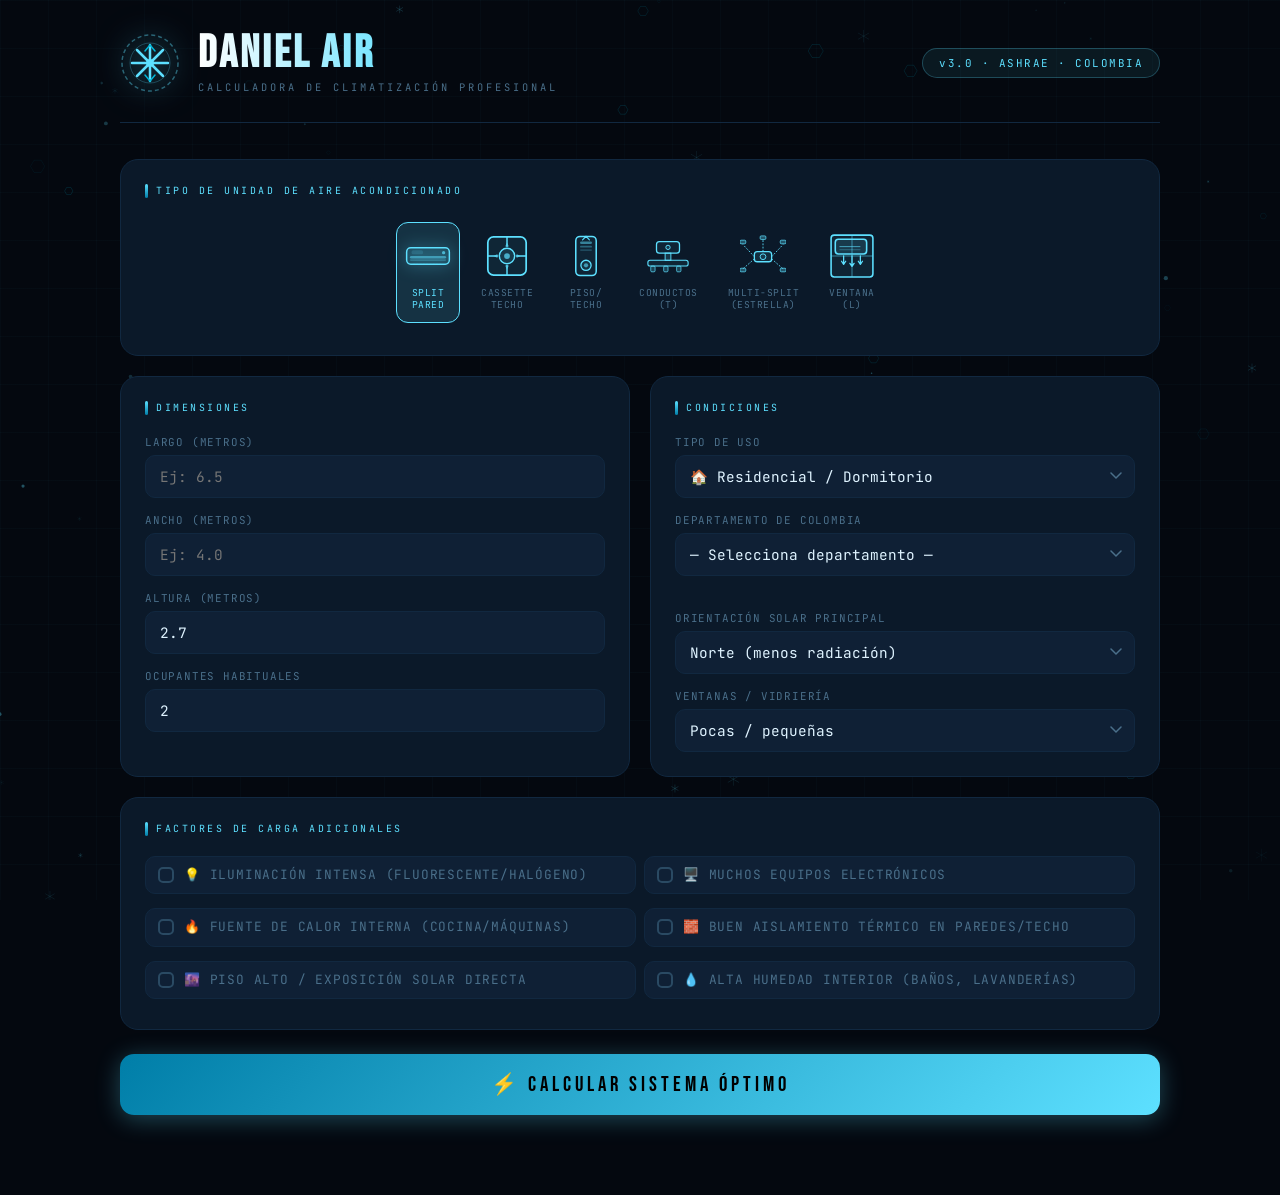
<file: Index.html>
<!DOCTYPE html>
<html lang="es">
<head>
<meta charset="UTF-8">
<meta name="viewport" content="width=device-width, initial-scale=1.0, maximum-scale=1.0">
<title>Daniel Air — Calculadora de Climatización</title>
<link href="https://fonts.googleapis.com/css2?family=Bebas+Neue&family=Space+Grotesk:wght@300;400;500;600;700&family=JetBrains+Mono:wght@400;500;600&display=swap" rel="stylesheet">
<style>
:root {
  --bg: #04080f;
  --bg2: #07101c;
  --panel: #0b1929;
  --panel2: #0f2035;
  --border: #112840;
  --border2: #1a3a5c;
  --ice: #5de0ff;
  --ice2: #00b8d9;
  --ice3: #007ea8;
  --hot: #ff5722;
  --green: #00e676;
  --amber: #ffab00;
  --red: #ff1744;
  --text: #dff3ff;
  --muted: #4a6f8a;
  --muted2: #2a4a63;
}
*{box-sizing:border-box;margin:0;padding:0}

html{scroll-behavior:smooth}

body{
  font-family:'Space Grotesk',sans-serif;
  background:var(--bg);
  color:var(--text);
  min-height:100vh;
  overflow-x:hidden;
}

/* CANVAS PARTICLES */
#canvas-particles{
  position:fixed;
  top:0;left:0;
  width:100%;height:100%;
  pointer-events:none;
  z-index:0;
  opacity:0.55;
}

/* GRID BG */
body::before{
  content:'';
  position:fixed;
  inset:0;
  background-image:
    linear-gradient(rgba(93,224,255,0.025) 1px, transparent 1px),
    linear-gradient(90deg, rgba(93,224,255,0.025) 1px, transparent 1px);
  background-size:48px 48px;
  pointer-events:none;
  z-index:0;
}

.wrap{
  max-width:1080px;
  margin:0 auto;
  padding:0 20px 80px;
  position:relative;
  z-index:1;
}

/* ============ HEADER ============ */
header{
  padding:32px 0 28px;
  margin-bottom:36px;
  border-bottom:1px solid var(--border);
  display:flex;
  align-items:center;
  gap:20px;
  flex-wrap:wrap;
}

.brand{
  display:flex;
  align-items:center;
  gap:18px;
  flex:1;
  min-width:0;
}

.brand-logo{
  position:relative;
  width:60px;height:60px;
  flex-shrink:0;
}

.brand-logo svg{
  width:100%;height:100%;
  filter:drop-shadow(0 0 18px rgba(93,224,255,0.7));
}

.brand-text h1{
  font-family:'Bebas Neue',sans-serif;
  font-size:clamp(2rem,5vw,2.8rem);
  letter-spacing:3px;
  line-height:1;
  background:linear-gradient(90deg,#fff 0%,var(--ice) 60%,var(--ice3) 100%);
  -webkit-background-clip:text;
  -webkit-text-fill-color:transparent;
  background-clip:text;
}

.brand-text p{
  font-family:'JetBrains Mono',monospace;
  font-size:0.65rem;
  color:var(--muted);
  letter-spacing:3px;
  text-transform:uppercase;
  margin-top:3px;
}

.badge{
  background:rgba(93,224,255,0.08);
  border:1px solid rgba(93,224,255,0.25);
  color:var(--ice);
  padding:7px 16px;
  border-radius:24px;
  font-family:'JetBrains Mono',monospace;
  font-size:0.68rem;
  letter-spacing:1.5px;
  white-space:nowrap;
  margin-left:auto;
}

/* ============ AC TYPE DISPLAY ============ */
.ac-shape-display{
  background:var(--panel);
  border:1px solid var(--border);
  border-radius:20px;
  padding:28px;
  margin-bottom:24px;
  text-align:center;
}

.ac-shapes-row{
  display:flex;
  gap:12px;
  overflow-x:auto;
  padding:4px 0 8px;
  justify-content:center;
  flex-wrap:wrap;
}

.ac-shape-item{
  display:flex;
  flex-direction:column;
  align-items:center;
  gap:8px;
  cursor:pointer;
  padding:10px 8px;
  border-radius:12px;
  border:1px solid transparent;
  transition:all 0.25s;
  min-width:64px;
  flex-shrink:0;
}

.ac-shape-item:hover{
  background:rgba(93,224,255,0.06);
  border-color:rgba(93,224,255,0.25);
}

.ac-shape-item.active{
  background:rgba(93,224,255,0.12);
  border-color:var(--ice);
}

.ac-shape-item svg{
  width:46px;height:46px;
  transition:filter 0.25s;
}

.ac-shape-item.active svg{
  filter:drop-shadow(0 0 8px rgba(93,224,255,0.8));
}

.ac-shape-label{
  font-size:0.6rem;
  font-family:'JetBrains Mono',monospace;
  letter-spacing:0.5px;
  color:var(--muted);
  text-align:center;
  text-transform:uppercase;
  line-height:1.3;
}

.ac-shape-item.active .ac-shape-label{color:var(--ice);}

/* ============ FORM GRID ============ */
.form-grid{
  display:grid;
  grid-template-columns:1fr 1fr;
  gap:20px;
  margin-bottom:20px;
}

@media(max-width:640px){
  .form-grid{grid-template-columns:1fr;}
}

.card{
  background:var(--panel);
  border:1px solid var(--border);
  border-radius:18px;
  padding:24px;
  transition:border-color 0.3s;
}

.card:hover{border-color:var(--border2);}

.card.full{grid-column:1/-1;}

@media(max-width:640px){
  .card.full{grid-column:1;}
}

.card-title{
  font-family:'JetBrains Mono',monospace;
  font-size:0.62rem;
  letter-spacing:2.5px;
  text-transform:uppercase;
  color:var(--ice);
  margin-bottom:20px;
  display:flex;
  align-items:center;
  gap:8px;
}

.card-title::before{
  content:'';
  width:3px;height:14px;
  background:linear-gradient(180deg,var(--ice),var(--ice3));
  border-radius:2px;
  flex-shrink:0;
}

/* FIELDS */
.field{margin-bottom:15px;}
.field:last-child{margin-bottom:0;}

label{
  display:block;
  font-family:'JetBrains Mono',monospace;
  font-size:0.68rem;
  letter-spacing:0.8px;
  color:var(--muted);
  margin-bottom:6px;
  text-transform:uppercase;
}

input[type="number"],select{
  width:100%;
  background:var(--panel2);
  border:1px solid var(--border);
  color:var(--text);
  padding:11px 14px;
  border-radius:10px;
  font-family:'JetBrains Mono',monospace;
  font-size:0.9rem;
  outline:none;
  transition:border-color 0.2s,box-shadow 0.2s;
  -webkit-appearance:none;
  appearance:none;
}

input[type="number"]:focus,select:focus{
  border-color:var(--ice2);
  box-shadow:0 0 0 3px rgba(93,224,255,0.1);
}

select{
  background-image:url("data:image/svg+xml,%3Csvg xmlns='http://www.w3.org/2000/svg' width='12' height='8'%3E%3Cpath d='M1 1l5 5 5-5' stroke='%234a6f8a' stroke-width='1.5' fill='none' stroke-linecap='round'/%3E%3C/svg%3E");
  background-repeat:no-repeat;
  background-position:right 12px center;
  padding-right:34px;
  cursor:pointer;
}

/* TEMP SELECTOR */
.temp-hint{
  margin-top:6px;
  font-size:0.72rem;
  color:var(--ice);
  font-family:'JetBrains Mono',monospace;
  opacity:0;
  transition:opacity 0.3s;
  min-height:1.2em;
}

/* CHECKBOXES */
.check-grid{
  display:grid;
  grid-template-columns:1fr 1fr;
  gap:8px;
}

@media(max-width:400px){
  .check-grid{grid-template-columns:1fr;}
}

.check-item{
  display:flex;
  align-items:center;
  gap:10px;
  padding:10px 12px;
  background:var(--panel2);
  border:1px solid var(--border);
  border-radius:10px;
  cursor:pointer;
  transition:all 0.2s;
  font-size:0.8rem;
  user-select:none;
  line-height:1.3;
}

.check-item:hover{border-color:var(--border2);}

.check-item.on{
  background:rgba(93,224,255,0.07);
  border-color:rgba(93,224,255,0.35);
  color:var(--ice);
}

.check-item input{display:none;}

.ck{
  width:16px;height:16px;
  border:2px solid var(--muted2);
  border-radius:5px;
  flex-shrink:0;
  transition:all 0.2s;
  display:flex;align-items:center;justify-content:center;
  font-size:9px;font-weight:700;
  color:#000;
}

.check-item.on .ck{
  background:var(--ice);
  border-color:var(--ice);
}

.check-item.on .ck::after{content:'✓';}

/* BTN */
.btn-calc{
  width:100%;
  padding:18px 24px;
  background:linear-gradient(135deg,var(--ice3),var(--ice));
  color:#000;
  font-family:'Bebas Neue',sans-serif;
  font-size:1.3rem;
  letter-spacing:4px;
  border:none;
  border-radius:14px;
  cursor:pointer;
  transition:transform 0.15s,box-shadow 0.2s;
  box-shadow:0 4px 24px rgba(93,224,255,0.3);
  margin-top:4px;
  position:relative;
  overflow:hidden;
}

.btn-calc::before{
  content:'';
  position:absolute;
  top:-50%;left:-60%;
  width:40%;height:200%;
  background:rgba(255,255,255,0.25);
  transform:skewX(-20deg);
  transition:left 0.5s;
}

.btn-calc:hover::before{left:130%;}
.btn-calc:hover{transform:translateY(-2px);box-shadow:0 8px 36px rgba(93,224,255,0.45);}
.btn-calc:active{transform:translateY(0);}

/* ============ RESULTS ============ */
#results{
  display:none;
}

.results-anim{
  animation:riseUp 0.5s cubic-bezier(0.16,1,0.3,1) forwards;
}

@keyframes riseUp{
  from{opacity:0;transform:translateY(40px);}
  to{opacity:1;transform:translateY(0);}
}

.divider{
  height:1px;
  background:linear-gradient(90deg,transparent,var(--border2),transparent);
  margin:32px 0;
}

.section-label{
  font-family:'JetBrains Mono',monospace;
  font-size:0.62rem;
  letter-spacing:2.5px;
  text-transform:uppercase;
  color:var(--muted);
  margin-bottom:16px;
  display:flex;
  align-items:center;
  gap:10px;
}

.section-label::after{
  content:'';flex:1;
  height:1px;
  background:var(--border);
}

/* METRICS */
.metrics{
  display:grid;
  grid-template-columns:repeat(4,1fr);
  gap:14px;
  margin-bottom:20px;
}

@media(max-width:600px){
  .metrics{grid-template-columns:1fr 1fr;}
}

.met{
  background:var(--panel);
  border:1px solid var(--border);
  border-radius:14px;
  padding:18px 14px;
  text-align:center;
  position:relative;
  overflow:hidden;
}

.met::after{
  content:'';
  position:absolute;
  bottom:0;left:0;right:0;
  height:3px;
  border-radius:0 0 14px 14px;
}

.met.c-ice::after{background:var(--ice);box-shadow:0 0 10px var(--ice);}
.met.c-hot::after{background:var(--hot);box-shadow:0 0 10px var(--hot);}
.met.c-grn::after{background:var(--green);box-shadow:0 0 10px var(--green);}
.met.c-amb::after{background:var(--amber);box-shadow:0 0 10px var(--amber);}

.met-label{
  font-family:'JetBrains Mono',monospace;
  font-size:0.58rem;
  letter-spacing:1.5px;
  text-transform:uppercase;
  color:var(--muted);
  margin-bottom:8px;
}

.met-val{
  font-family:'Bebas Neue',sans-serif;
  font-size:2rem;
  letter-spacing:1px;
  line-height:1;
}

.met.c-ice .met-val{color:var(--ice);}
.met.c-hot .met-val{color:var(--hot);}
.met.c-grn .met-val{color:var(--green);}
.met.c-amb .met-val{color:var(--amber);}

.met-unit{
  font-family:'JetBrains Mono',monospace;
  font-size:0.68rem;
  color:var(--muted);
  margin-top:3px;
}

/* AC RESULT CARD */
.ac-result{
  background:linear-gradient(135deg,#071828,#0a1e32);
  border:1px solid rgba(93,224,255,0.2);
  border-radius:18px;
  padding:28px;
  margin-bottom:20px;
  display:flex;
  gap:28px;
  align-items:flex-start;
  flex-wrap:wrap;
  position:relative;
  overflow:hidden;
}

.ac-result::before{
  content:'';
  position:absolute;
  top:-60px;right:-60px;
  width:220px;height:220px;
  background:radial-gradient(circle,rgba(93,224,255,0.07) 0%,transparent 70%);
  pointer-events:none;
}

.ac-result-svg{
  flex-shrink:0;
  width:90px;
}

.ac-result-svg svg{
  width:90px;height:90px;
  filter:drop-shadow(0 0 16px rgba(93,224,255,0.6));
}

@media(max-width:480px){
  .ac-result-svg{width:60px;}
  .ac-result-svg svg{width:60px;height:60px;}
}

.ac-result-info{flex:1;min-width:0;}

.ac-result-name{
  font-family:'Bebas Neue',sans-serif;
  font-size:1.8rem;
  letter-spacing:2px;
  color:#fff;
  line-height:1;
  margin-bottom:4px;
}

.ac-result-sub{
  font-family:'JetBrains Mono',monospace;
  font-size:0.7rem;
  color:var(--muted);
  margin-bottom:16px;
  letter-spacing:0.5px;
}

.detail-grid{
  display:grid;
  grid-template-columns:1fr 1fr;
  gap:10px;
}

@media(max-width:480px){
  .detail-grid{grid-template-columns:1fr;}
}

.detail-item{
  padding:10px 12px;
  background:rgba(0,0,0,0.3);
  border-radius:10px;
  font-size:0.8rem;
  line-height:1.45;
}

.detail-item strong{
  display:block;
  font-family:'JetBrains Mono',monospace;
  font-size:0.62rem;
  letter-spacing:1px;
  color:var(--ice);
  margin-bottom:3px;
  text-transform:uppercase;
}

/* WORKER CARD */
.worker{
  border-radius:14px;
  padding:20px 22px;
  border:1px solid;
  margin-bottom:20px;
}

.worker.ok{background:rgba(0,230,118,0.04);border-color:rgba(0,230,118,0.2);}
.worker.warn{background:rgba(255,171,0,0.04);border-color:rgba(255,171,0,0.2);}
.worker.bad{background:rgba(255,23,68,0.04);border-color:rgba(255,23,68,0.2);}

.worker-head{
  display:flex;align-items:center;
  gap:12px;margin-bottom:10px;
}

.dot{
  width:12px;height:12px;
  border-radius:50%;flex-shrink:0;
}

.worker.ok .dot{background:var(--green);box-shadow:0 0 8px var(--green);}
.worker.warn .dot{background:var(--amber);box-shadow:0 0 8px var(--amber);}
.worker.bad .dot{background:var(--red);box-shadow:0 0 8px var(--red);}

.worker-ttl{font-size:0.95rem;font-weight:600;}
.worker.ok .worker-ttl{color:var(--green);}
.worker.warn .worker-ttl{color:var(--amber);}
.worker.bad .worker-ttl{color:var(--red);}

.worker-desc{font-size:0.82rem;color:var(--muted);line-height:1.65;}

/* NORMAS TABLE */
.tbl-wrap{overflow-x:auto;-webkit-overflow-scrolling:touch;}

table{
  width:100%;
  border-collapse:collapse;
  font-size:0.8rem;
  min-width:480px;
}

th{
  font-family:'JetBrains Mono',monospace;
  font-size:0.58rem;
  letter-spacing:1.5px;
  text-transform:uppercase;
  color:var(--muted);
  padding:10px 12px;
  border-bottom:1px solid var(--border);
  text-align:left;
  white-space:nowrap;
}

td{
  padding:10px 12px;
  border-bottom:1px solid rgba(17,40,64,0.6);
  vertical-align:middle;
}

tr:last-child td{border-bottom:none;}
tr:hover td{background:rgba(255,255,255,0.015);}

.pill{
  display:inline-block;
  padding:3px 9px;
  border-radius:20px;
  font-family:'JetBrains Mono',monospace;
  font-size:0.65rem;
}

.p-ice{background:rgba(93,224,255,0.12);color:var(--ice);}
.p-amb{background:rgba(255,171,0,0.12);color:var(--amber);}
.p-grn{background:rgba(0,230,118,0.12);color:var(--green);}

/* DISCLAIMER */
.disc{
  margin-top:8px;
  padding:14px 16px;
  background:rgba(255,171,0,0.05);
  border:1px solid rgba(255,171,0,0.15);
  border-radius:10px;
  font-family:'JetBrains Mono',monospace;
  font-size:0.72rem;
  color:rgba(255,171,0,0.75);
  line-height:1.6;
}

/* FLOATING ICE EFFECT */
.snowflakes{
  position:fixed;
  inset:0;
  pointer-events:none;
  z-index:0;
  overflow:hidden;
}

.sf{
  position:absolute;
  top:-20px;
  color:rgba(93,224,255,0.4);
  font-size:14px;
  animation:fall linear infinite;
  user-select:none;
}

@keyframes fall{
  0%{transform:translateY(0) rotate(0deg);opacity:0.6;}
  100%{transform:translateY(110vh) rotate(720deg);opacity:0;}
}

/* ============ MOBILE TWEAKS ============ */
@media(max-width:480px){
  .wrap{padding:0 14px 60px;}
  header{padding:22px 0 20px;gap:12px;}
  .brand-text h1{font-size:1.8rem;}
  .badge{font-size:0.6rem;padding:6px 12px;}
  .card{padding:18px;}
  .ac-result{padding:18px;gap:16px;}
  .metrics{gap:10px;}
  .met{padding:14px 10px;}
  .met-val{font-size:1.6rem;}
}
</style>
</head>
<body>

<!-- PARTICLES CANVAS -->
<canvas id="canvas-particles"></canvas>

<!-- SNOWFLAKES -->
<div class="snowflakes" id="snowflakes"></div>

<div class="wrap">

<!-- HEADER -->
<header>
  <div class="brand">
    <div class="brand-logo">
      <svg viewBox="0 0 60 60" fill="none" xmlns="http://www.w3.org/2000/svg">
        <circle cx="30" cy="30" r="28" stroke="#5de0ff" stroke-width="1.5" stroke-dasharray="4 3" opacity="0.4"/>
        <circle cx="30" cy="30" r="20" stroke="#5de0ff" stroke-width="1" opacity="0.25"/>
        <!-- Snowflake -->
        <line x1="30" y1="12" x2="30" y2="48" stroke="#5de0ff" stroke-width="2.5" stroke-linecap="round"/>
        <line x1="12" y1="30" x2="48" y2="30" stroke="#5de0ff" stroke-width="2.5" stroke-linecap="round"/>
        <line x1="17" y1="17" x2="43" y2="43" stroke="#5de0ff" stroke-width="2.5" stroke-linecap="round"/>
        <line x1="43" y1="17" x2="17" y2="43" stroke="#5de0ff" stroke-width="2.5" stroke-linecap="round"/>
        <!-- Arms -->
        <line x1="30" y1="12" x2="25" y2="18" stroke="#00b8d9" stroke-width="1.5" stroke-linecap="round"/>
        <line x1="30" y1="12" x2="35" y2="18" stroke="#00b8d9" stroke-width="1.5" stroke-linecap="round"/>
        <line x1="30" y1="48" x2="25" y2="42" stroke="#00b8d9" stroke-width="1.5" stroke-linecap="round"/>
        <line x1="30" y1="48" x2="35" y2="42" stroke="#00b8d9" stroke-width="1.5" stroke-linecap="round"/>
        <circle cx="30" cy="30" r="4" fill="#5de0ff" opacity="0.9"/>
      </svg>
    </div>
    <div class="brand-text">
      <h1>DANIEL AIR</h1>
      <p>Calculadora de Climatización Profesional</p>
    </div>
  </div>
  <div class="badge">v3.0 · ASHRAE · COLOMBIA</div>
</header>

<!-- AC SHAPE SELECTOR -->
<div class="card" style="margin-bottom:20px;">
  <div class="card-title">Tipo de unidad de aire acondicionado</div>
  <div class="ac-shapes-row" id="ac-type-selector">

    <!-- SPLIT PARED (rectángulo horizontal) -->
    <div class="ac-shape-item active" data-type="split_pared" onclick="selectAC(this)">
      <svg viewBox="0 0 56 32" fill="none" xmlns="http://www.w3.org/2000/svg">
        <rect x="2" y="6" width="52" height="20" rx="5" stroke="#5de0ff" stroke-width="1.8" fill="rgba(93,224,255,0.07)"/>
        <rect x="6" y="16" width="44" height="3" rx="1.5" fill="#5de0ff" opacity="0.5"/>
        <rect x="6" y="20" width="44" height="2" rx="1" fill="#5de0ff" opacity="0.25"/>
        <circle cx="47" cy="12" r="2" fill="#5de0ff" opacity="0.7"/>
        <line x1="10" y1="26" x2="46" y2="26" stroke="#5de0ff" stroke-width="0.8" opacity="0.3" stroke-dasharray="2 2"/>
        <rect x="8" y="9" width="14" height="5" rx="2" fill="#5de0ff" opacity="0.15"/>
      </svg>
      <span class="ac-shape-label">Split<br>Pared</span>
    </div>

    <!-- CASSETTE (cuadrado / rombo) -->
    <div class="ac-shape-item" data-type="cassette" onclick="selectAC(this)">
      <svg viewBox="0 0 48 48" fill="none" xmlns="http://www.w3.org/2000/svg">
        <rect x="4" y="4" width="40" height="40" rx="6" stroke="#5de0ff" stroke-width="1.8" fill="rgba(93,224,255,0.06)"/>
        <!-- 4 vías -->
        <path d="M24 4 L24 14" stroke="#5de0ff" stroke-width="1.5" stroke-linecap="round"/>
        <path d="M24 34 L24 44" stroke="#5de0ff" stroke-width="1.5" stroke-linecap="round"/>
        <path d="M4 24 L14 24" stroke="#5de0ff" stroke-width="1.5" stroke-linecap="round"/>
        <path d="M34 24 L44 24" stroke="#5de0ff" stroke-width="1.5" stroke-linecap="round"/>
        <circle cx="24" cy="24" r="8" stroke="#5de0ff" stroke-width="1.5" fill="rgba(93,224,255,0.1)"/>
        <circle cx="24" cy="24" r="3" fill="#5de0ff" opacity="0.7"/>
        <!-- flechas 4 vías -->
        <path d="M24 10 L22 14 L26 14Z" fill="#5de0ff" opacity="0.6"/>
        <path d="M24 38 L22 34 L26 34Z" fill="#5de0ff" opacity="0.6"/>
        <path d="M10 24 L14 22 L14 26Z" fill="#5de0ff" opacity="0.6"/>
        <path d="M38 24 L34 22 L34 26Z" fill="#5de0ff" opacity="0.6"/>
      </svg>
      <span class="ac-shape-label">Cassette<br>Techo</span>
    </div>

    <!-- PISO/TECHO (L shape tall) -->
    <div class="ac-shape-item" data-type="split_piso_techo" onclick="selectAC(this)">
      <svg viewBox="0 0 32 54" fill="none" xmlns="http://www.w3.org/2000/svg">
        <rect x="4" y="4" width="24" height="46" rx="5" stroke="#5de0ff" stroke-width="1.8" fill="rgba(93,224,255,0.06)"/>
        <rect x="9" y="10" width="14" height="3" rx="1.5" fill="#5de0ff" opacity="0.5"/>
        <rect x="9" y="15" width="14" height="2" rx="1" fill="#5de0ff" opacity="0.35"/>
        <rect x="9" y="19" width="14" height="2" rx="1" fill="#5de0ff" opacity="0.2"/>
        <circle cx="16" cy="38" r="6" stroke="#5de0ff" stroke-width="1.5" fill="rgba(93,224,255,0.08)"/>
        <circle cx="16" cy="38" r="2.5" fill="#5de0ff" opacity="0.6"/>
        <path d="M12 8 L16 4 L20 8" stroke="#5de0ff" stroke-width="1.3" fill="none" stroke-linecap="round"/>
      </svg>
      <span class="ac-shape-label">Piso/<br>Techo</span>
    </div>

    <!-- CONDUCTOS (T shape) -->
    <div class="ac-shape-item" data-type="conductos" onclick="selectAC(this)">
      <svg viewBox="0 0 64 48" fill="none" xmlns="http://www.w3.org/2000/svg">
        <!-- Main unit -->
        <rect x="16" y="4" width="32" height="16" rx="4" stroke="#5de0ff" stroke-width="1.8" fill="rgba(93,224,255,0.06)"/>
        <!-- trunk -->
        <rect x="28" y="20" width="8" height="10" fill="rgba(93,224,255,0.15)" stroke="#5de0ff" stroke-width="1.3"/>
        <!-- T horizontal -->
        <rect x="4" y="30" width="56" height="8" rx="3" stroke="#5de0ff" stroke-width="1.5" fill="rgba(93,224,255,0.06)"/>
        <!-- salidas -->
        <rect x="8" y="38" width="6" height="8" rx="1.5" fill="rgba(93,224,255,0.2)" stroke="#5de0ff" stroke-width="1"/>
        <rect x="26" y="38" width="6" height="8" rx="1.5" fill="rgba(93,224,255,0.2)" stroke="#5de0ff" stroke-width="1"/>
        <rect x="44" y="38" width="6" height="8" rx="1.5" fill="rgba(93,224,255,0.2)" stroke="#5de0ff" stroke-width="1"/>
        <circle cx="32" cy="12" r="3" stroke="#5de0ff" stroke-width="1.3" fill="rgba(93,224,255,0.1)"/>
      </svg>
      <span class="ac-shape-label">Conductos<br>(T)</span>
    </div>

    <!-- MULTISPLIT (estrella / varios) -->
    <div class="ac-shape-item" data-type="multisplit" onclick="selectAC(this)">
      <svg viewBox="0 0 64 56" fill="none" xmlns="http://www.w3.org/2000/svg">
        <!-- Central exterior -->
        <rect x="20" y="22" width="24" height="14" rx="4" stroke="#5de0ff" stroke-width="1.8" fill="rgba(93,224,255,0.1)"/>
        <circle cx="32" cy="29" r="4" stroke="#5de0ff" stroke-width="1.3" fill="rgba(93,224,255,0.08)"/>
        <!-- líneas distribución -->
        <line x1="20" y1="29" x2="4" y2="12" stroke="#5de0ff" stroke-width="1.2" stroke-dasharray="2.5 2"/>
        <line x1="32" y1="22" x2="32" y2="4" stroke="#5de0ff" stroke-width="1.2" stroke-dasharray="2.5 2"/>
        <line x1="44" y1="29" x2="60" y2="12" stroke="#5de0ff" stroke-width="1.2" stroke-dasharray="2.5 2"/>
        <line x1="20" y1="32" x2="4" y2="46" stroke="#5de0ff" stroke-width="1.2" stroke-dasharray="2.5 2"/>
        <line x1="44" y1="32" x2="60" y2="46" stroke="#5de0ff" stroke-width="1.2" stroke-dasharray="2.5 2"/>
        <!-- mini interiores -->
        <rect x="0" y="6" width="8" height="5" rx="1.5" fill="rgba(93,224,255,0.3)" stroke="#5de0ff" stroke-width="1"/>
        <rect x="28" y="0" width="8" height="5" rx="1.5" fill="rgba(93,224,255,0.3)" stroke="#5de0ff" stroke-width="1"/>
        <rect x="56" y="6" width="8" height="5" rx="1.5" fill="rgba(93,224,255,0.3)" stroke="#5de0ff" stroke-width="1"/>
        <rect x="0" y="45" width="8" height="5" rx="1.5" fill="rgba(93,224,255,0.3)" stroke="#5de0ff" stroke-width="1"/>
        <rect x="56" y="45" width="8" height="5" rx="1.5" fill="rgba(93,224,255,0.3)" stroke="#5de0ff" stroke-width="1"/>
      </svg>
      <span class="ac-shape-label">Multi-Split<br>(Estrella)</span>
    </div>

    <!-- VENTANA (L cuadrada) -->
    <div class="ac-shape-item" data-type="ventana" onclick="selectAC(this)">
      <svg viewBox="0 0 44 44" fill="none" xmlns="http://www.w3.org/2000/svg">
        <!-- Marco ventana -->
        <rect x="2" y="2" width="40" height="40" rx="3" stroke="#5de0ff" stroke-width="1.5" fill="rgba(93,224,255,0.05)"/>
        <!-- Cruz ventana -->
        <line x1="22" y1="2" x2="22" y2="42" stroke="#5de0ff" stroke-width="1" opacity="0.5"/>
        <line x1="2" y1="22" x2="42" y2="22" stroke="#5de0ff" stroke-width="1" opacity="0.5"/>
        <!-- Unidad AC -->
        <rect x="6" y="6" width="30" height="14" rx="3" stroke="#5de0ff" stroke-width="1.5" fill="rgba(93,224,255,0.12)"/>
        <!-- rejillas -->
        <line x1="10" y1="13" x2="30" y2="13" stroke="#5de0ff" stroke-width="1" opacity="0.6"/>
        <line x1="10" y1="16" x2="30" y2="16" stroke="#5de0ff" stroke-width="0.8" opacity="0.35"/>
        <!-- flechas frío abajo -->
        <path d="M14 22 L14 30 M14 30 L12 27 M14 30 L16 27" stroke="#5de0ff" stroke-width="1.2" stroke-linecap="round"/>
        <path d="M22 22 L22 32 M22 32 L20 29 M22 32 L24 29" stroke="#5de0ff" stroke-width="1.2" stroke-linecap="round"/>
        <path d="M30 22 L30 30 M30 30 L28 27 M30 30 L32 27" stroke="#5de0ff" stroke-width="1.2" stroke-linecap="round"/>
      </svg>
      <span class="ac-shape-label">Ventana<br>(L)</span>
    </div>

  </div>
</div>

<!-- FORM -->
<div class="form-grid">

  <!-- DIMENSIONES -->
  <div class="card">
    <div class="card-title">Dimensiones</div>
    <div class="field">
      <label>Largo (metros)</label>
      <input type="number" id="largo" placeholder="Ej: 6.5" min="1" max="200" step="0.1">
    </div>
    <div class="field">
      <label>Ancho (metros)</label>
      <input type="number" id="ancho" placeholder="Ej: 4.0" min="1" max="200" step="0.1">
    </div>
    <div class="field">
      <label>Altura (metros)</label>
      <input type="number" id="altura" placeholder="Ej: 2.7" min="1.8" max="12" step="0.1" value="2.7">
    </div>
    <div class="field">
      <label>Ocupantes habituales</label>
      <input type="number" id="personas" placeholder="Ej: 4" min="1" max="500" step="1" value="2">
    </div>
  </div>

  <!-- AMBIENTE -->
  <div class="card">
    <div class="card-title">Condiciones</div>

    <div class="field">
      <label>Tipo de uso</label>
      <select id="uso">
        <option value="residencial">🏠 Residencial / Dormitorio</option>
        <option value="oficina">💼 Oficina / Trabajo</option>
        <option value="comercial">🏪 Local Comercial</option>
        <option value="servidores">🖥️ Sala de Servidores</option>
        <option value="gym">🏋️ Gimnasio / Alta actividad</option>
        <option value="restaurante">🍽️ Restaurante / Cocina</option>
      </select>
    </div>

    <div class="field">
      <label>Departamento de Colombia</label>
      <select id="depto" onchange="updateTempHint()">
        <option value="">— Selecciona departamento —</option>
        <option value="amazonas">Amazonas (28–33°C)</option>
        <option value="antioquia">Antioquia (18–28°C)</option>
        <option value="arauca">Arauca (28–35°C)</option>
        <option value="atlantico">Atlántico (28–34°C)</option>
        <option value="bolivar">Bolívar (28–35°C)</option>
        <option value="boyaca">Boyacá (8–18°C)</option>
        <option value="caldas">Caldas (14–24°C)</option>
        <option value="caqueta">Caquetá (26–32°C)</option>
        <option value="casanare">Casanare (28–35°C)</option>
        <option value="cauca">Cauca (14–24°C)</option>
        <option value="cesar">Cesar (28–36°C)</option>
        <option value="choco">Chocó (26–33°C)</option>
        <option value="cordoba">Córdoba (28–36°C)</option>
        <option value="cundinamarca">Cundinamarca (8–22°C)</option>
        <option value="guainia">Guainía (27–34°C)</option>
        <option value="guaviare">Guaviare (26–32°C)</option>
        <option value="huila">Huila (20–32°C)</option>
        <option value="laguajira">La Guajira (30–40°C)</option>
        <option value="magdalena">Magdalena (28–35°C)</option>
        <option value="meta">Meta (26–34°C)</option>
        <option value="narino">Nariño (10–22°C)</option>
        <option value="nortedesantander">Norte de Santander (22–32°C)</option>
        <option value="putumayo">Putumayo (20–30°C)</option>
        <option value="quindio">Quindío (16–26°C)</option>
        <option value="risaralda">Risaralda (14–26°C)</option>
        <option value="sanandrés">San Andrés y Providencia (28–32°C)</option>
        <option value="santander">Santander (18–32°C)</option>
        <option value="sucre">Sucre (28–36°C)</option>
        <option value="tolima">Tolima (20–36°C)</option>
        <option value="valledecauca">Valle del Cauca (18–30°C)</option>
        <option value="vaupes">Vaupés (27–33°C)</option>
        <option value="vichada">Vichada (28–36°C)</option>
        <option value="bogota">Bogotá D.C. (6–18°C)</option>
        <option value="barranquilla">Barranquilla (28–36°C)</option>
        <option value="cartagena">Cartagena (28–35°C)</option>
        <option value="medellin">Medellín (17–28°C)</option>
        <option value="cali">Cali (18–28°C)</option>
        <option value="bucaramanga">Bucaramanga (18–28°C)</option>
        <option value="cucuta">Cúcuta (24–38°C)</option>
        <option value="manizales">Manizales (13–22°C)</option>
        <option value="villavicencio">Villavicencio (26–34°C)</option>
        <option value="monteria">Montería (27–36°C)</option>
        <option value="pasto">Pasto (8–18°C)</option>
        <option value="neiva">Neiva (24–36°C)</option>
        <option value="ibague">Ibagué (20–32°C)</option>
        <option value="pereira">Pereira (16–26°C)</option>
        <option value="soledad">Soledad / Sabanalarga (28–34°C)</option>
        <option value="sincelejo">Sincelejo (28–35°C)</option>
        <option value="valledupar">Valledupar (28–38°C)</option>
        <option value="riohacha">Riohacha (30–40°C)</option>
        <option value="florencia">Florencia (25–32°C)</option>
        <option value="quibdo">Quibdó (26–33°C)</option>
        <option value="popayan">Popayán (14–22°C)</option>
        <option value="armenia">Armenia (16–26°C)</option>
        <option value="tunja">Tunja (6–16°C)</option>
        <option value="yopal">Yopal (27–34°C)</option>
        <option value="arauca_city">Arauca ciudad (27–35°C)</option>
        <option value="mocoa">Mocoa (20–30°C)</option>
        <option value="mitu">Mitú (26–33°C)</option>
        <option value="puerto_inirida">Puerto Inírida (27–34°C)</option>
        <option value="san_jose_guaviare">San José del Guaviare (25–32°C)</option>
        <option value="puerto_carreno">Puerto Carreño (28–36°C)</option>
      </select>
      <div class="temp-hint" id="temp-hint"></div>
    </div>

    <div class="field">
      <label>Orientación solar principal</label>
      <select id="orientacion">
        <option value="norte">Norte (menos radiación)</option>
        <option value="sur">Sur (moderada)</option>
        <option value="este">Este (mañana)</option>
        <option value="oeste">Oeste (tarde — más carga)</option>
      </select>
    </div>

    <div class="field">
      <label>Ventanas / vidriería</label>
      <select id="ventanas">
        <option value="poca">Pocas / pequeñas</option>
        <option value="media">Moderadas</option>
        <option value="mucha">Muchas / piso a techo</option>
      </select>
    </div>
  </div>

  <!-- FACTORES EXTRA -->
  <div class="card full">
    <div class="card-title">Factores de carga adicionales</div>
    <div class="check-grid">
      <label class="check-item" onclick="toggle(this)">
        <input type="checkbox" id="f_ilum">
        <div class="ck"></div>
        💡 Iluminación intensa (fluorescente/halógeno)
      </label>
      <label class="check-item" onclick="toggle(this)">
        <input type="checkbox" id="f_equip">
        <div class="ck"></div>
        🖥️ Muchos equipos electrónicos
      </label>
      <label class="check-item" onclick="toggle(this)">
        <input type="checkbox" id="f_coc">
        <div class="ck"></div>
        🔥 Fuente de calor interna (cocina/máquinas)
      </label>
      <label class="check-item" onclick="toggle(this)">
        <input type="checkbox" id="f_aisl">
        <div class="ck"></div>
        🧱 Buen aislamiento térmico en paredes/techo
      </label>
      <label class="check-item" onclick="toggle(this)">
        <input type="checkbox" id="f_alto">
        <div class="ck"></div>
        🌆 Piso alto / exposición solar directa
      </label>
      <label class="check-item" onclick="toggle(this)">
        <input type="checkbox" id="f_hum">
        <div class="ck"></div>
        💧 Alta humedad interior (baños, lavanderías)
      </label>
    </div>
  </div>

</div>

<button class="btn-calc" onclick="calcular()">⚡ CALCULAR SISTEMA ÓPTIMO</button>

<!-- RESULTS -->
<div id="results">
  <div class="divider"></div>
  <div class="section-label">Resultados del análisis</div>

  <div class="metrics" id="metrics">
    <div class="met c-ice">
      <div class="met-label">Área total</div>
      <div class="met-val" id="r-area">—</div>
      <div class="met-unit">m²</div>
    </div>
    <div class="met c-hot">
      <div class="met-label">Carga térmica</div>
      <div class="met-val" id="r-btu">—</div>
      <div class="met-unit">BTU/h</div>
    </div>
    <div class="met c-grn">
      <div class="met-label">Capacidad</div>
      <div class="met-val" id="r-tr">—</div>
      <div class="met-unit">Ton. ref.</div>
    </div>
    <div class="met c-amb">
      <div class="met-label">Temp. objetivo</div>
      <div class="met-val" id="r-temp">—</div>
      <div class="met-unit">°C recomendado</div>
    </div>
  </div>

  <!-- AC RESULT -->
  <div class="ac-result" id="ac-result">
    <div class="ac-result-svg" id="ac-result-svg"></div>
    <div class="ac-result-info">
      <div class="ac-result-name" id="ac-nombre">—</div>
      <div class="ac-result-sub" id="ac-sub">—</div>
      <div class="detail-grid" id="ac-details"></div>
    </div>
  </div>

  <!-- TRABAJADORES -->
  <div class="section-label">Aptitud para trabajadores — ASHRAE 55 / ISO 7730</div>
  <div id="worker-result"></div>

  <!-- TABLA -->
  <div class="card">
    <div class="card-title">Referencia de temperaturas por norma</div>
    <div class="tbl-wrap">
      <table>
        <thead>
          <tr>
            <th>Tipo de actividad</th>
            <th>Verano</th>
            <th>Invierno</th>
            <th>Humedad</th>
            <th>Norma</th>
          </tr>
        </thead>
        <tbody>
          <tr><td>Oficina / sedentario</td><td><span class="pill p-ice">23–26°C</span></td><td><span class="pill p-ice">20–23°C</span></td><td>40–60%</td><td><span class="pill p-grn">ASHRAE 55</span></td></tr>
          <tr><td>Trabajo ligero de pie</td><td><span class="pill p-ice">22–25°C</span></td><td><span class="pill p-ice">19–22°C</span></td><td>40–60%</td><td><span class="pill p-grn">ISO 7730</span></td></tr>
          <tr><td>Trabajo físico moderado</td><td><span class="pill p-amb">18–22°C</span></td><td><span class="pill p-amb">16–20°C</span></td><td>35–60%</td><td><span class="pill p-grn">ISO 7730</span></td></tr>
          <tr><td>Sala de servidores</td><td><span class="pill p-ice">18–27°C</span></td><td><span class="pill p-ice">18–27°C</span></td><td>40–55%</td><td><span class="pill p-grn">ASHRAE A2</span></td></tr>
          <tr><td>Dormitorio / descanso</td><td><span class="pill p-ice">24–26°C</span></td><td><span class="pill p-ice">20–22°C</span></td><td>40–60%</td><td><span class="pill p-amb">Recomendado</span></td></tr>
        </tbody>
      </table>
    </div>
  </div>

  <div class="disc">⚠️ AVISO PROFESIONAL: Este cálculo es una estimación basada en el método simplificado de carga térmica. Para proyectos críticos se recomienda el cálculo detallado ASHRAE Handbook of Fundamentals (Manual J), considerando transmitancia térmica de materiales (U-value) y cargas de infiltración reales. Las temperaturas de Colombia son rangos típicos por altitud y región.</div>
</div>

</div><!-- end wrap -->

<script>
// ============ PARTICLES ============
(function(){
  const canvas=document.getElementById('canvas-particles');
  const ctx=canvas.getContext('2d');
  let W,H,particles=[];

  function resize(){
    W=canvas.width=window.innerWidth;
    H=canvas.height=window.innerHeight;
  }
  window.addEventListener('resize',resize);
  resize();

  function Particle(){
    this.reset=function(){
      this.x=Math.random()*W;
      this.y=Math.random()*H;
      this.vx=(Math.random()-0.5)*0.35;
      this.vy=(Math.random()-0.5)*0.35;
      this.r=Math.random()*1.8+0.4;
      this.alpha=Math.random()*0.5+0.15;
      this.type=Math.floor(Math.random()*3);// 0=dot,1=star,2=hex
    };
    this.reset();
  }

  for(let i=0;i<110;i++) particles.push(new Particle());

  function drawStar(x,y,r,alpha){
    ctx.save();
    ctx.globalAlpha=alpha;
    ctx.strokeStyle='#5de0ff';
    ctx.lineWidth=0.8;
    ctx.translate(x,y);
    for(let a=0;a<6;a++){
      ctx.rotate(Math.PI/3);
      ctx.beginPath();
      ctx.moveTo(0,0);
      ctx.lineTo(0,r*2.5);
      ctx.stroke();
    }
    ctx.restore();
  }

  function drawHex(x,y,r,alpha){
    ctx.save();
    ctx.globalAlpha=alpha*0.6;
    ctx.strokeStyle='#00b8d9';
    ctx.lineWidth=0.7;
    ctx.beginPath();
    for(let i=0;i<6;i++){
      const a=i*Math.PI/3;
      i===0?ctx.moveTo(x+r*Math.cos(a),y+r*Math.sin(a)):ctx.lineTo(x+r*Math.cos(a),y+r*Math.sin(a));
    }
    ctx.closePath();
    ctx.stroke();
    ctx.restore();
  }

  function loop(){
    ctx.clearRect(0,0,W,H);

    // connections
    ctx.strokeStyle='rgba(93,224,255,0.04)';
    ctx.lineWidth=0.6;
    for(let i=0;i<particles.length;i++){
      for(let j=i+1;j<particles.length;j++){
        const dx=particles[i].x-particles[j].x;
        const dy=particles[i].y-particles[j].y;
        const dist=Math.sqrt(dx*dx+dy*dy);
        if(dist<110){
          ctx.globalAlpha=(1-dist/110)*0.12;
          ctx.beginPath();
          ctx.moveTo(particles[i].x,particles[i].y);
          ctx.lineTo(particles[j].x,particles[j].y);
          ctx.stroke();
        }
      }
    }
    ctx.globalAlpha=1;

    particles.forEach(p=>{
      p.x+=p.vx; p.y+=p.vy;
      if(p.x<-20||p.x>W+20||p.y<-20||p.y>H+20) p.reset();

      if(p.type===0){
        ctx.beginPath();
        ctx.arc(p.x,p.y,p.r,0,Math.PI*2);
        ctx.fillStyle=`rgba(93,224,255,${p.alpha})`;
        ctx.fill();
      } else if(p.type===1){
        drawStar(p.x,p.y,p.r*1.2,p.alpha*0.5);
      } else {
        drawHex(p.x,p.y,p.r*3.5,p.alpha);
      }
    });
    requestAnimationFrame(loop);
  }
  loop();
})();

// ============ SNOWFLAKES ============
(function(){
  const cont=document.getElementById('snowflakes');
  const chars=['❄','❅','❆','✦','·'];
  for(let i=0;i<22;i++){
    const el=document.createElement('div');
    el.className='sf';
    el.textContent=chars[Math.floor(Math.random()*chars.length)];
    el.style.left=Math.random()*100+'%';
    el.style.fontSize=(Math.random()*10+8)+'px';
    el.style.animationDuration=(Math.random()*12+8)+'s';
    el.style.animationDelay=(Math.random()*10)+'s';
    el.style.opacity=Math.random()*0.4+0.1;
    cont.appendChild(el);
  }
})();

// ============ AC TYPE DATA ============
const AC_DATA = {
  split_pared:{
    nombre:"Split de Pared Inverter",
    sub:"Sistema eficiente para espacios medianos",
    svgId:"split_pared",
    detalles:[
      {label:"EFICIENCIA",texto:"Alta eficiencia energética (EER 12+). Compresores Inverter reducen consumo hasta 40% vs. convencional."},
      {label:"RUIDO",texto:"Muy silencioso (18–30 dB interior). Ideal para dormitorios, oficinas y salas de reunión."},
      {label:"CONTROL",texto:"Control preciso de temperatura (±0.5°C). Modo calefacción disponible como bomba de calor."},
      {label:"INSTALACIÓN",texto:"Requiere unidad exterior + interior. Distancia máx. 15 m entre unidades."}
    ]
  },
  cassette:{
    nombre:"Cassette de Techo",
    sub:"4 vías de distribución — ideal para oficinas abiertas",
    svgId:"cassette",
    detalles:[
      {label:"DISTRIBUCIÓN",texto:"Descarga de aire en 4 direcciones simultáneas. Cobertura 360° para plantas abiertas."},
      {label:"APLICACIÓN",texto:"Oficinas, salones de eventos, restaurantes y centros comerciales."},
      {label:"ESTÉTICA",texto:"Instalación embutida en techo falso. Solo visible la rejilla frontal discreta."},
      {label:"REQUIERE",texto:"Techo falso de al menos 30–40 cm. Acceso para mantenimiento desde el plenum."}
    ]
  },
  split_piso_techo:{
    nombre:"Split Piso/Techo",
    sub:"Distribución uniforme para espacios amplios",
    svgId:"split_piso_techo",
    detalles:[
      {label:"DISTRIBUCIÓN",texto:"Flujo de aire horizontal desde el piso o techo, cobertura uniforme en toda la habitación."},
      {label:"APLICACIÓN",texto:"Locales comerciales, salas de conferencias y espacios con techos bajos o sin techo falso."},
      {label:"POTENCIA",texto:"Disponible desde 18.000 hasta 60.000 BTU/h. Compatible con tecnología Inverter."},
      {label:"INSTALACIÓN",texto:"Flexible: instalable a nivel del piso o suspendido del techo según la arquitectura."}
    ]
  },
  conductos:{
    nombre:"Sistema por Conductos (Ducted)",
    sub:"Climatización centralizada invisible — máximo confort",
    svgId:"conductos",
    detalles:[
      {label:"VENTAJA",texto:"Unidad completamente oculta. Distribución por rejillas integradas en arquitectura. Aspecto premium."},
      {label:"APLICACIÓN",texto:"Hoteles, edificios de oficinas, viviendas de alto nivel. Permite climatización multizona."},
      {label:"EFICIENCIA",texto:"Alta eficiencia con control de zona. Posibilidad de integrar recuperación de calor."},
      {label:"INVERSIÓN",texto:"Mayor costo inicial e instalación compleja. Requiere diseño previo de red de conductos."}
    ]
  },
  multisplit:{
    nombre:"Multi-Split (1 ext / varias int.)",
    sub:"Múltiples zonas con una sola unidad exterior",
    svgId:"multisplit",
    detalles:[
      {label:"FLEXIBILIDAD",texto:"1 unidad exterior conecta hasta 5 interiores. Cada zona con control independiente."},
      {label:"AHORRO",texto:"Reduce instalaciones exteriores en edificios. Menor impacto visual en fachada."},
      {label:"CONTROL",texto:"Cada zona puede funcionar independientemente en frío o calor (modelos VRF/VRV)."},
      {label:"DISEÑO",texto:"Requiere cálculo preciso del sistema de refrigerante para evitar desbalances."}
    ]
  },
  ventana:{
    nombre:"Aire Acondicionado de Ventana",
    sub:"Solución económica para espacios pequeños",
    svgId:"ventana",
    detalles:[
      {label:"ECONÓMICO",texto:"Menor costo de adquisición e instalación. Fácil de instalar en ventanas o paredes."},
      {label:"LIMITACIÓN",texto:"Mayor nivel de ruido (45–55 dB). No recomendado para dormitorios o trabajo silencioso."},
      {label:"EFICIENCIA",texto:"Menor eficiencia comparado con split Inverter. Mayor consumo por BTU producido."},
      {label:"INSTALACIÓN",texto:"Requiere apertura en muro o ventana. Unidad autónoma, sin tubería de refrigerante."}
    ]
  }
};

// SVG shapes for result card
const AC_SVGS = {
  split_pared:`<svg viewBox="0 0 120 68" fill="none" xmlns="http://www.w3.org/2000/svg">
    <rect x="4" y="12" width="112" height="44" rx="10" stroke="#5de0ff" stroke-width="2.5" fill="rgba(93,224,255,0.08)"/>
    <rect x="12" y="32" width="96" height="6" rx="3" fill="#5de0ff" opacity="0.5"/>
    <rect x="12" y="40" width="96" height="4" rx="2" fill="#5de0ff" opacity="0.25"/>
    <rect x="14" y="16" width="28" height="12" rx="4" fill="rgba(93,224,255,0.15)"/>
    <circle cx="100" cy="23" r="5" stroke="#5de0ff" stroke-width="1.5" fill="rgba(93,224,255,0.1)"/>
    <circle cx="100" cy="23" r="2" fill="#5de0ff" opacity="0.7"/>
    <line x1="18" y1="56" x2="102" y2="56" stroke="#5de0ff" stroke-width="1" opacity="0.25" stroke-dasharray="3 3"/>
    <path d="M30 56 L28 64 M30 56 L32 64" stroke="#5de0ff" stroke-width="1.2" stroke-linecap="round" opacity="0.5"/>
    <path d="M60 56 L58 64 M60 56 L62 64" stroke="#5de0ff" stroke-width="1.2" stroke-linecap="round" opacity="0.5"/>
    <path d="M90 56 L88 64 M90 56 L92 64" stroke="#5de0ff" stroke-width="1.2" stroke-linecap="round" opacity="0.5"/>
  </svg>`,

  cassette:`<svg viewBox="0 0 88 88" fill="none" xmlns="http://www.w3.org/2000/svg">
    <rect x="4" y="4" width="80" height="80" rx="10" stroke="#5de0ff" stroke-width="2.5" fill="rgba(93,224,255,0.07)"/>
    <path d="M44 4 L44 26" stroke="#5de0ff" stroke-width="2" stroke-linecap="round"/>
    <path d="M44 62 L44 84" stroke="#5de0ff" stroke-width="2" stroke-linecap="round"/>
    <path d="M4 44 L26 44" stroke="#5de0ff" stroke-width="2" stroke-linecap="round"/>
    <path d="M62 44 L84 44" stroke="#5de0ff" stroke-width="2" stroke-linecap="round"/>
    <circle cx="44" cy="44" r="16" stroke="#5de0ff" stroke-width="2" fill="rgba(93,224,255,0.1)"/>
    <circle cx="44" cy="44" r="6" fill="#5de0ff" opacity="0.6"/>
    <path d="M44 18 L40 26 L48 26Z" fill="#5de0ff" opacity="0.7"/>
    <path d="M44 70 L40 62 L48 62Z" fill="#5de0ff" opacity="0.7"/>
    <path d="M18 44 L26 40 L26 48Z" fill="#5de0ff" opacity="0.7"/>
    <path d="M70 44 L62 40 L62 48Z" fill="#5de0ff" opacity="0.7"/>
  </svg>`,

  split_piso_techo:`<svg viewBox="0 0 60 100" fill="none" xmlns="http://www.w3.org/2000/svg">
    <rect x="6" y="6" width="48" height="88" rx="10" stroke="#5de0ff" stroke-width="2.5" fill="rgba(93,224,255,0.07)"/>
    <rect x="14" y="18" width="32" height="6" rx="3" fill="#5de0ff" opacity="0.5"/>
    <rect x="14" y="27" width="32" height="4" rx="2" fill="#5de0ff" opacity="0.35"/>
    <rect x="14" y="33" width="32" height="4" rx="2" fill="#5de0ff" opacity="0.2"/>
    <circle cx="30" cy="68" r="14" stroke="#5de0ff" stroke-width="2" fill="rgba(93,224,255,0.08)"/>
    <circle cx="30" cy="68" r="5" fill="#5de0ff" opacity="0.6"/>
    <path d="M22 14 L30 6 L38 14" stroke="#5de0ff" stroke-width="2" fill="none" stroke-linecap="round"/>
  </svg>`,

  conductos:`<svg viewBox="0 0 120 90" fill="none" xmlns="http://www.w3.org/2000/svg">
    <rect x="30" y="4" width="60" height="28" rx="7" stroke="#5de0ff" stroke-width="2.5" fill="rgba(93,224,255,0.08)"/>
    <circle cx="60" cy="18" r="7" stroke="#5de0ff" stroke-width="1.8" fill="rgba(93,224,255,0.1)"/>
    <circle cx="60" cy="18" r="3" fill="#5de0ff" opacity="0.6"/>
    <rect x="52" y="32" width="16" height="18" fill="rgba(93,224,255,0.15)" stroke="#5de0ff" stroke-width="1.5"/>
    <rect x="6" y="50" width="108" height="14" rx="5" stroke="#5de0ff" stroke-width="2" fill="rgba(93,224,255,0.07)"/>
    <rect x="10" y="64" width="12" height="14" rx="3" fill="rgba(93,224,255,0.25)" stroke="#5de0ff" stroke-width="1.5"/>
    <rect x="54" y="64" width="12" height="14" rx="3" fill="rgba(93,224,255,0.25)" stroke="#5de0ff" stroke-width="1.5"/>
    <rect x="98" y="64" width="12" height="14" rx="3" fill="rgba(93,224,255,0.25)" stroke="#5de0ff" stroke-width="1.5"/>
    <path d="M16 74 L16 88 M22 74 L22 88" stroke="#5de0ff" stroke-width="1" opacity="0.5"/>
    <path d="M60 74 L60 88 M66 74 L66 88" stroke="#5de0ff" stroke-width="1" opacity="0.5"/>
    <path d="M104 74 L104 88 M110 74 L110 88" stroke="#5de0ff" stroke-width="1" opacity="0.5"/>
  </svg>`,

  multisplit:`<svg viewBox="0 0 120 100" fill="none" xmlns="http://www.w3.org/2000/svg">
    <rect x="36" y="38" width="48" height="24" rx="7" stroke="#5de0ff" stroke-width="2.5" fill="rgba(93,224,255,0.1)"/>
    <circle cx="60" cy="50" r="8" stroke="#5de0ff" stroke-width="1.8" fill="rgba(93,224,255,0.08)"/>
    <circle cx="60" cy="50" r="3" fill="#5de0ff" opacity="0.7"/>
    <line x1="36" y1="50" x2="6" y2="18" stroke="#5de0ff" stroke-width="1.5" stroke-dasharray="3.5 2.5" opacity="0.7"/>
    <line x1="60" y1="38" x2="60" y2="6" stroke="#5de0ff" stroke-width="1.5" stroke-dasharray="3.5 2.5" opacity="0.7"/>
    <line x1="84" y1="50" x2="114" y2="18" stroke="#5de0ff" stroke-width="1.5" stroke-dasharray="3.5 2.5" opacity="0.7"/>
    <line x1="36" y1="55" x2="6" y2="82" stroke="#5de0ff" stroke-width="1.5" stroke-dasharray="3.5 2.5" opacity="0.7"/>
    <line x1="84" y1="55" x2="114" y2="82" stroke="#5de0ff" stroke-width="1.5" stroke-dasharray="3.5 2.5" opacity="0.7"/>
    <rect x="0" y="10" width="16" height="9" rx="3" fill="rgba(93,224,255,0.3)" stroke="#5de0ff" stroke-width="1.5"/>
    <rect x="52" y="0" width="16" height="9" rx="3" fill="rgba(93,224,255,0.3)" stroke="#5de0ff" stroke-width="1.5"/>
    <rect x="104" y="10" width="16" height="9" rx="3" fill="rgba(93,224,255,0.3)" stroke="#5de0ff" stroke-width="1.5"/>
    <rect x="0" y="78" width="16" height="9" rx="3" fill="rgba(93,224,255,0.3)" stroke="#5de0ff" stroke-width="1.5"/>
    <rect x="104" y="78" width="16" height="9" rx="3" fill="rgba(93,224,255,0.3)" stroke="#5de0ff" stroke-width="1.5"/>
  </svg>`,

  ventana:`<svg viewBox="0 0 80 80" fill="none" xmlns="http://www.w3.org/2000/svg">
    <rect x="4" y="4" width="72" height="72" rx="6" stroke="#5de0ff" stroke-width="2.5" fill="rgba(93,224,255,0.05)"/>
    <line x1="40" y1="4" x2="40" y2="76" stroke="#5de0ff" stroke-width="1.5" opacity="0.4"/>
    <line x1="4" y1="40" x2="76" y2="40" stroke="#5de0ff" stroke-width="1.5" opacity="0.4"/>
    <rect x="10" y="10" width="60" height="26" rx="5" stroke="#5de0ff" stroke-width="2" fill="rgba(93,224,255,0.12)"/>
    <rect x="16" y="22" width="48" height="5" rx="2.5" fill="#5de0ff" opacity="0.5"/>
    <rect x="16" y="28" width="48" height="3" rx="1.5" fill="#5de0ff" opacity="0.25"/>
    <path d="M22 40 L22 54 M22 54 L19 49 M22 54 L25 49" stroke="#5de0ff" stroke-width="1.8" stroke-linecap="round"/>
    <path d="M40 40 L40 58 M40 58 L37 53 M40 58 L43 53" stroke="#5de0ff" stroke-width="1.8" stroke-linecap="round"/>
    <path d="M58 40 L58 54 M58 54 L55 49 M58 54 L61 49" stroke="#5de0ff" stroke-width="1.8" stroke-linecap="round"/>
  </svg>`
};

// ============ COLOMBIA TEMP DATA ============
const COL_TEMPS = {
  amazonas:{min:28,max:33,clima:'caliente_humedo'},
  antioquia:{min:18,max:28,clima:'templado'},
  arauca:{min:28,max:35,clima:'caliente_humedo'},
  atlantico:{min:28,max:34,clima:'caliente_humedo'},
  bolivar:{min:28,max:35,clima:'caliente_humedo'},
  boyaca:{min:8,max:18,clima:'frio'},
  caldas:{min:14,max:24,clima:'templado'},
  caqueta:{min:26,max:32,clima:'caliente_humedo'},
  casanare:{min:28,max:35,clima:'caliente_humedo'},
  cauca:{min:14,max:24,clima:'templado'},
  cesar:{min:28,max:36,clima:'caliente_seco'},
  choco:{min:26,max:33,clima:'caliente_humedo'},
  cordoba:{min:28,max:36,clima:'caliente_humedo'},
  cundinamarca:{min:8,max:22,clima:'templado'},
  guainia:{min:27,max:34,clima:'caliente_humedo'},
  guaviare:{min:26,max:32,clima:'caliente_humedo'},
  huila:{min:20,max:32,clima:'caliente_seco'},
  laguajira:{min:30,max:40,clima:'caliente_seco'},
  magdalena:{min:28,max:35,clima:'caliente_humedo'},
  meta:{min:26,max:34,clima:'caliente_humedo'},
  narino:{min:10,max:22,clima:'templado'},
  nortedesantander:{min:22,max:32,clima:'caliente_seco'},
  putumayo:{min:20,max:30,clima:'caliente_humedo'},
  quindio:{min:16,max:26,clima:'templado'},
  risaralda:{min:14,max:26,clima:'templado'},
  sanandrés:{min:28,max:32,clima:'caliente_humedo'},
  santander:{min:18,max:32,clima:'templado'},
  sucre:{min:28,max:36,clima:'caliente_humedo'},
  tolima:{min:20,max:36,clima:'caliente_seco'},
  valledecauca:{min:18,max:30,clima:'templado'},
  vaupes:{min:27,max:33,clima:'caliente_humedo'},
  vichada:{min:28,max:36,clima:'caliente_humedo'},
  bogota:{min:6,max:18,clima:'frio'},
  barranquilla:{min:28,max:36,clima:'caliente_humedo'},
  cartagena:{min:28,max:35,clima:'caliente_humedo'},
  medellin:{min:17,max:28,clima:'templado'},
  cali:{min:18,max:28,clima:'templado'},
  bucaramanga:{min:18,max:28,clima:'templado'},
  cucuta:{min:24,max:38,clima:'caliente_seco'},
  manizales:{min:13,max:22,clima:'templado'},
  villavicencio:{min:26,max:34,clima:'caliente_humedo'},
  monteria:{min:27,max:36,clima:'caliente_humedo'},
  pasto:{min:8,max:18,clima:'frio'},
  neiva:{min:24,max:36,clima:'caliente_seco'},
  ibague:{min:20,max:32,clima:'caliente_seco'},
  pereira:{min:16,max:26,clima:'templado'},
  soledad:{min:28,max:34,clima:'caliente_humedo'},
  sincelejo:{min:28,max:35,clima:'caliente_humedo'},
  valledupar:{min:28,max:38,clima:'caliente_seco'},
  riohacha:{min:30,max:40,clima:'caliente_seco'},
  florencia:{min:25,max:32,clima:'caliente_humedo'},
  quibdo:{min:26,max:33,clima:'caliente_humedo'},
  popayan:{min:14,max:22,clima:'templado'},
  armenia:{min:16,max:26,clima:'templado'},
  tunja:{min:6,max:16,clima:'frio'},
  yopal:{min:27,max:34,clima:'caliente_humedo'},
  arauca_city:{min:27,max:35,clima:'caliente_humedo'},
  mocoa:{min:20,max:30,clima:'caliente_humedo'},
  mitu:{min:26,max:33,clima:'caliente_humedo'},
  puerto_inirida:{min:27,max:34,clima:'caliente_humedo'},
  san_jose_guaviare:{min:25,max:32,clima:'caliente_humedo'},
  puerto_carreno:{min:28,max:36,clima:'caliente_humedo'}
};

const USO_TEMPS = {
  residencial:{verano:25,invierno:22,label:"Confort residencial"},
  oficina:{verano:24,invierno:22,label:"Productividad laboral"},
  comercial:{verano:23,invierno:21,label:"Confort comercial"},
  servidores:{verano:21,invierno:21,label:"Protección de equipos"},
  gym:{verano:20,invierno:18,label:"Actividad física"},
  restaurante:{verano:23,invierno:21,label:"Confort gastronómico"}
};

let selectedACType = 'split_pared';

function selectAC(el){
  document.querySelectorAll('.ac-shape-item').forEach(e=>e.classList.remove('active'));
  el.classList.add('active');
  selectedACType=el.getAttribute('data-type');
}

function toggle(el){
  el.classList.toggle('on');
  el.querySelector('input').checked=!el.querySelector('input').checked;
}

function updateTempHint(){
  const sel=document.getElementById('depto').value;
  const hint=document.getElementById('temp-hint');
  if(!sel||!COL_TEMPS[sel]){hint.style.opacity=0;return;}
  const d=COL_TEMPS[sel];
  hint.textContent=`🌡 ${d.min}°C – ${d.max}°C típico · clima ${d.clima.replace('_',' ')}`;
  hint.style.opacity=1;
  // auto-apply clima
  const climaSelect=document.getElementById('clima');
  if(!climaSelect){
    // no climate field, handled in calcular
  }
}

function calcular(){
  const largo=parseFloat(document.getElementById('largo').value);
  const ancho=parseFloat(document.getElementById('ancho').value);
  const altura=parseFloat(document.getElementById('altura').value)||2.7;
  const personas=parseInt(document.getElementById('personas').value)||2;
  const uso=document.getElementById('uso').value;
  const depto=document.getElementById('depto').value;
  const orientacion=document.getElementById('orientacion').value;
  const ventanas=document.getElementById('ventanas').value;

  if(!largo||!ancho){alert('⚠️ Completa las dimensiones del espacio.');return;}

  const area=largo*ancho;

  // Get clima from department
  let climaKey='caliente_humedo';
  if(depto&&COL_TEMPS[depto]) climaKey=COL_TEMPS[depto].clima;

  const climaFactor={caliente_humedo:1.15,caliente_seco:1.2,templado:1.0,frio:0.85};
  const oriFactor={norte:0.9,sur:1.0,este:1.05,oeste:1.15};
  const venFactor={poca:0.9,media:1.0,mucha:1.2};
  const calor_persona={residencial:400,oficina:500,comercial:500,servidores:350,gym:750,restaurante:600};

  let btusM2=600;
  btusM2*=climaFactor[climaKey];
  btusM2*=oriFactor[orientacion];
  btusM2*=venFactor[ventanas];

  let btuTotal=area*btusM2;
  btuTotal+=personas*(calor_persona[uso]||500);

  if(document.getElementById('f_ilum').checked) btuTotal+=area*50;
  if(document.getElementById('f_equip').checked) btuTotal+=area*80;
  if(document.getElementById('f_coc').checked) btuTotal+=3000;
  if(document.getElementById('f_aisl').checked) btuTotal*=0.88;
  if(document.getElementById('f_alto').checked) btuTotal*=1.1;
  if(document.getElementById('f_hum').checked) btuTotal*=1.08;
  if(altura>3.0) btuTotal*=(1+(altura-3.0)*0.05);

  btuTotal=Math.round(btuTotal/100)*100;
  const tr=(btuTotal/12000).toFixed(2);

  const tempData=USO_TEMPS[uso];
  const tempObj=climaKey==='frio'?tempData.invierno:tempData.verano;

  // AC type selection (auto, unless user overrode)
  let acKey=selectedACType;
  // Override only if "auto" logic needed - let user selection take priority
  // But suggest in subtitle if mismatch
  const ac=AC_DATA[acKey];

  // Worker evaluation
  let wClass='ok',wTitle='',wDesc='';
  if(uso==='servidores'){
    wClass='warn';
    wTitle='⚠️ Espacio NO apto para trabajo continuo humano';
    wDesc=`Las salas de servidores se mantienen entre 18–27°C para proteger equipos. La temperatura objetivo de ${tempObj}°C y baja humedad relativa requerida pueden generar incomodidad para trabajadores. Se recomienda zona de trabajo adyacente con climatización independiente.`;
  } else if(uso==='gym'){
    wClass='warn';
    wTitle='⚠️ Apto para actividad física — no para trabajo sedentario';
    wDesc=`Con temperatura objetivo de ${tempObj}°C, el espacio es óptimo para ejercicio intenso. Para trabajo sedentario la temperatura resulta baja y puede afectar la productividad. Se recomienda subir 3–4°C si el uso cambia.`;
  } else {
    const m2p=area/personas;
    if(m2p<4){
      wClass='warn';
      wTitle='⚠️ Alta densidad de ocupación';
      wDesc=`Relación de ${m2p.toFixed(1)} m²/persona (mínimo recomendado: 4 m²/persona). Alta densidad incrementa carga de CO₂ y calor latente. Reforzar ventilación mecánica (mín. 10 L/s por persona según ASHRAE 62.1).`;
    } else if(tempObj>=22&&tempObj<=26){
      wClass='ok';
      wTitle='✅ Óptimo para trabajadores — cumple normas internacionales';
      wDesc=`Temperatura objetivo ${tempObj}°C dentro del rango ASHRAE 55 e ISO 7730 para actividad ${uso==='oficina'?'de oficina (1.0–1.2 MET)':'moderada'}. PMV entre -0.5 y +0.5, confortante para más del 90% de ocupantes.`;
    } else {
      wClass='ok';
      wTitle='✅ Apto con el sistema adecuado';
      wDesc=`Con el sistema recomendado el espacio puede mantenerse en condiciones de confort laboral. Temperatura objetivo: ${tempObj}°C. Verificar ventilación según ASHRAE 62.1 (mínimo 10 L/s por persona).`;
    }
  }

  // DISPLAY
  document.getElementById('r-area').textContent=area.toFixed(1);
  document.getElementById('r-btu').textContent=btuTotal>=1000?(btuTotal/1000).toFixed(1)+'K':btuTotal;
  document.getElementById('r-tr').textContent=tr;
  document.getElementById('r-temp').textContent=tempObj+'°C';

  document.getElementById('ac-result-svg').innerHTML=AC_SVGS[acKey]||AC_SVGS.split_pared;
  document.getElementById('ac-nombre').textContent=ac.nombre;
  document.getElementById('ac-sub').textContent=`${ac.sub} — Carga: ${btuTotal.toLocaleString()} BTU/h`;
  document.getElementById('ac-details').innerHTML=ac.detalles.map(d=>`
    <div class="detail-item">
      <strong>${d.label}</strong>${d.texto}
    </div>
  `).join('');

  document.getElementById('worker-result').innerHTML=`
    <div class="worker ${wClass}">
      <div class="worker-head">
        <div class="dot"></div>
        <div class="worker-ttl">${wTitle}</div>
      </div>
      <div class="worker-desc">${wDesc}</div>
    </div>
  `;

  const res=document.getElementById('results');
  res.style.display='block';
  res.className='results-anim';
  setTimeout(()=>res.scrollIntoView({behavior:'smooth',block:'start'}),50);
}

document.addEventListener('keydown',e=>{if(e.key==='Enter')calcular();});
</script>
</body>
</html>
</file>
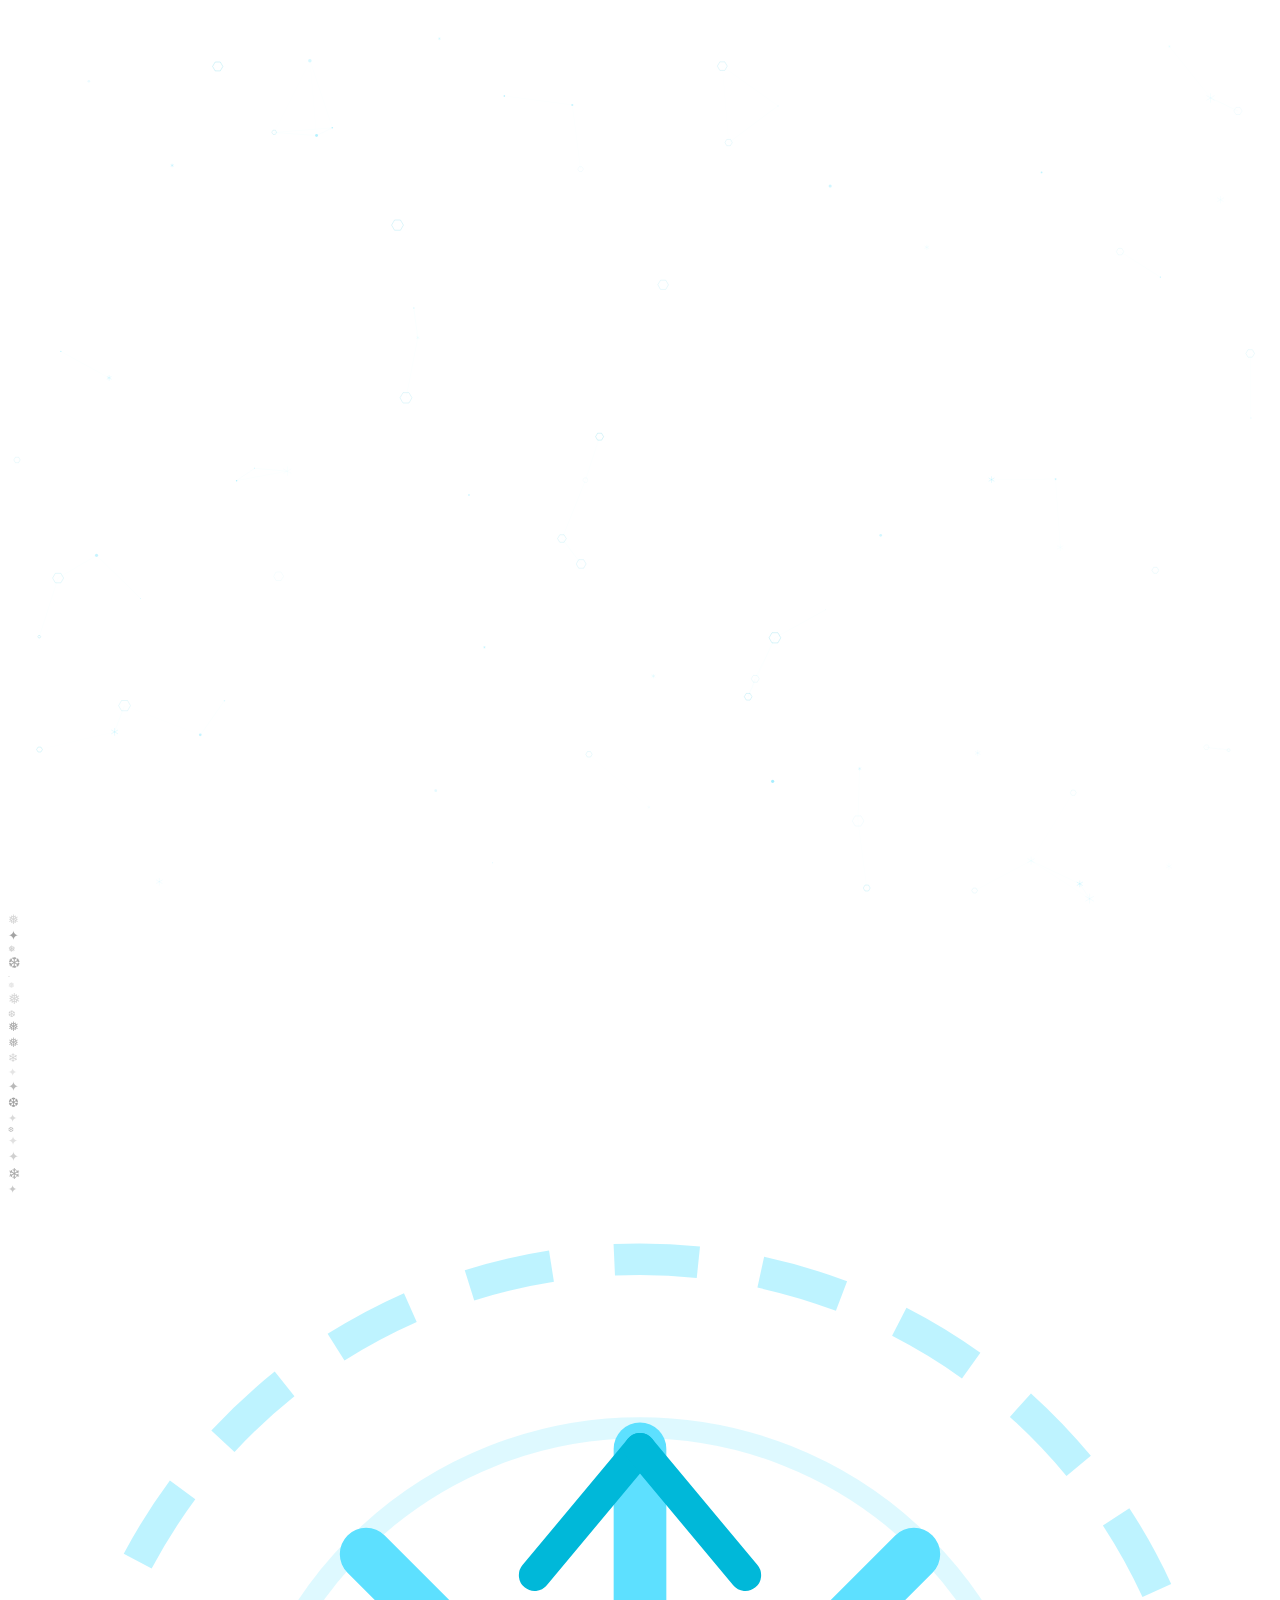
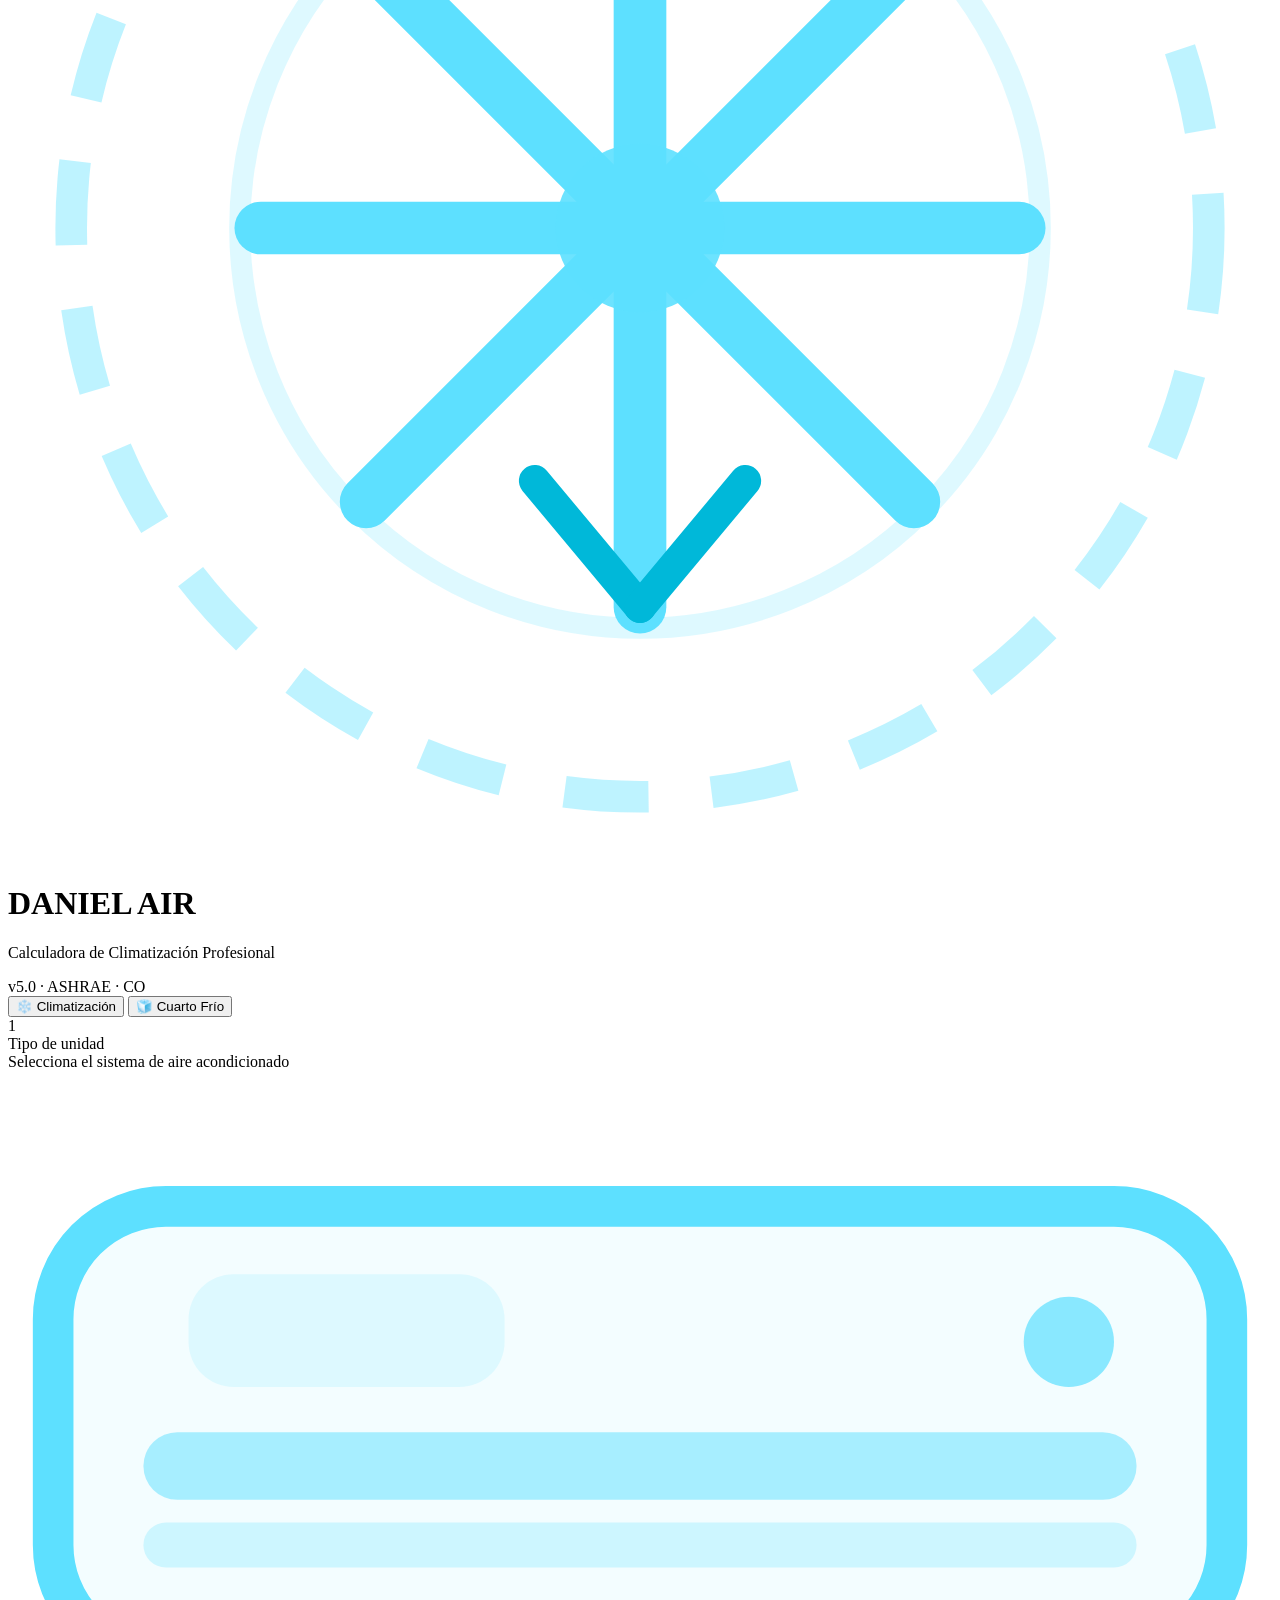
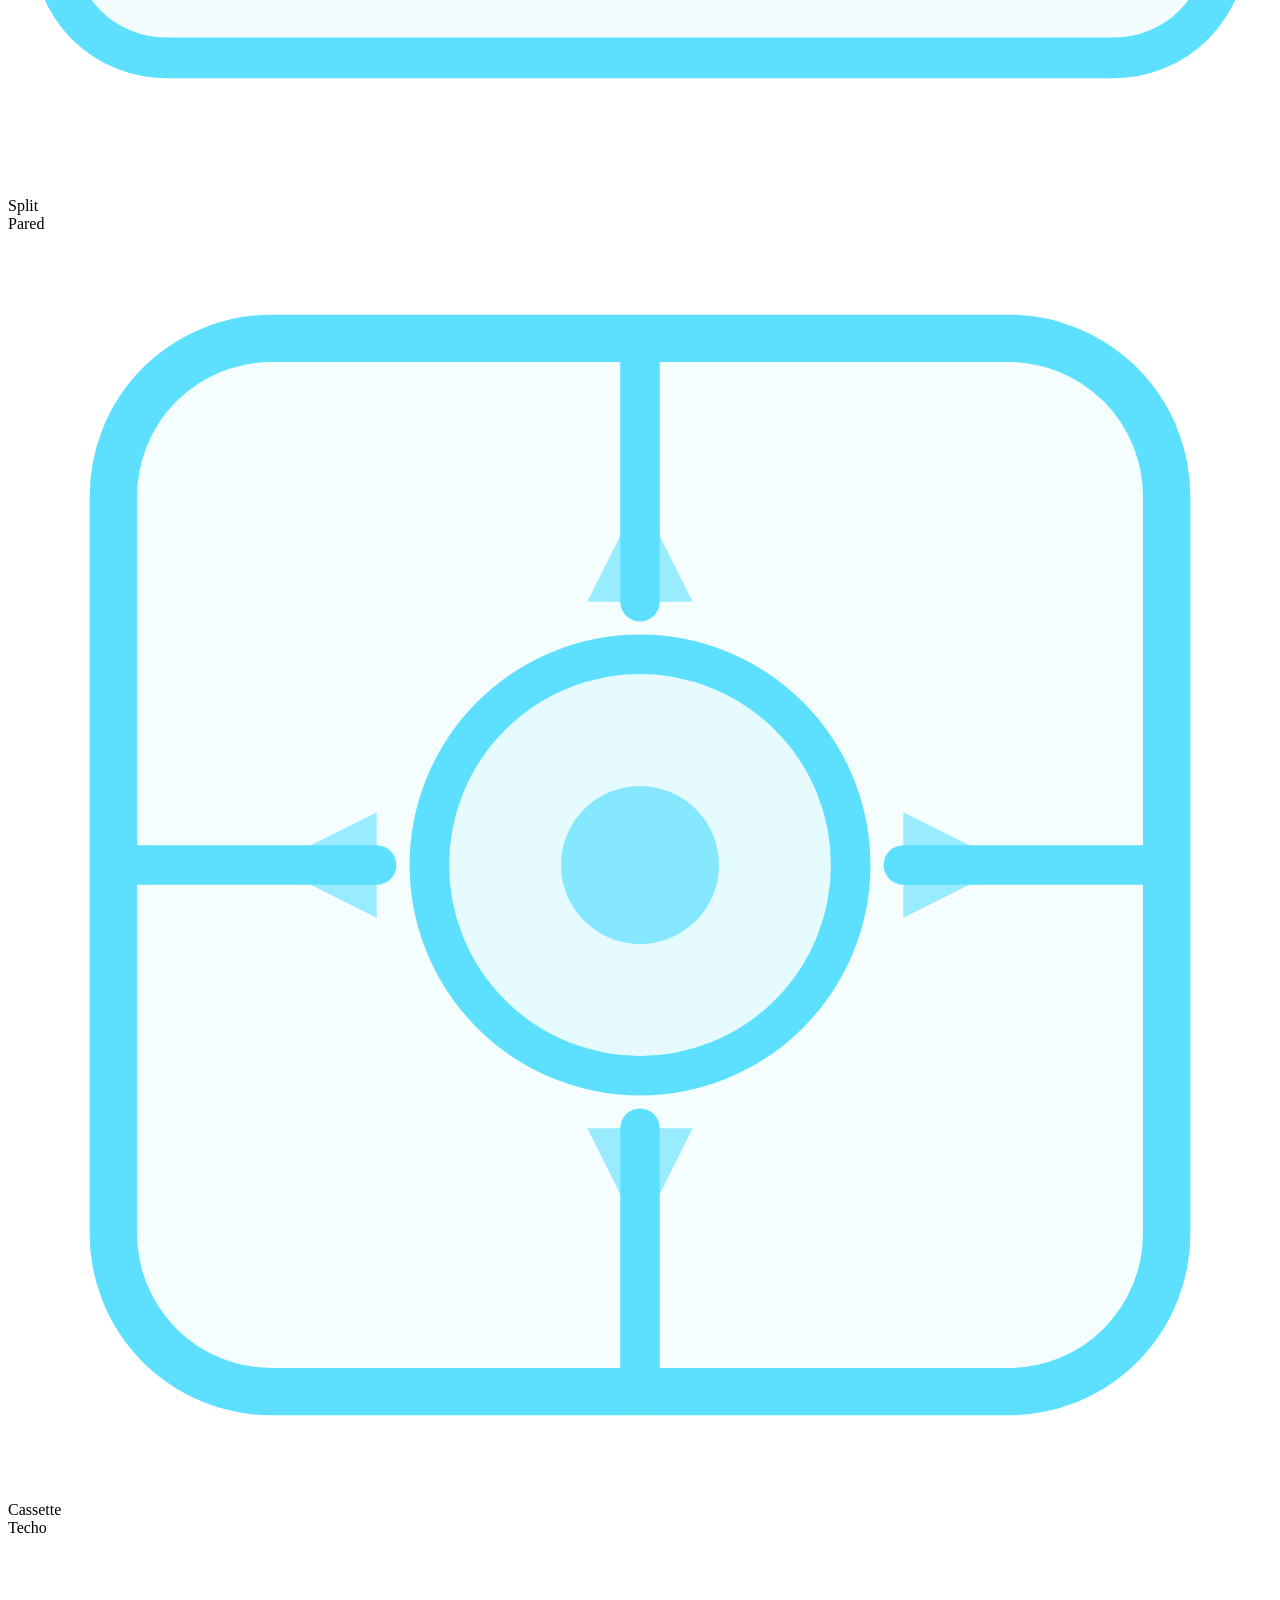
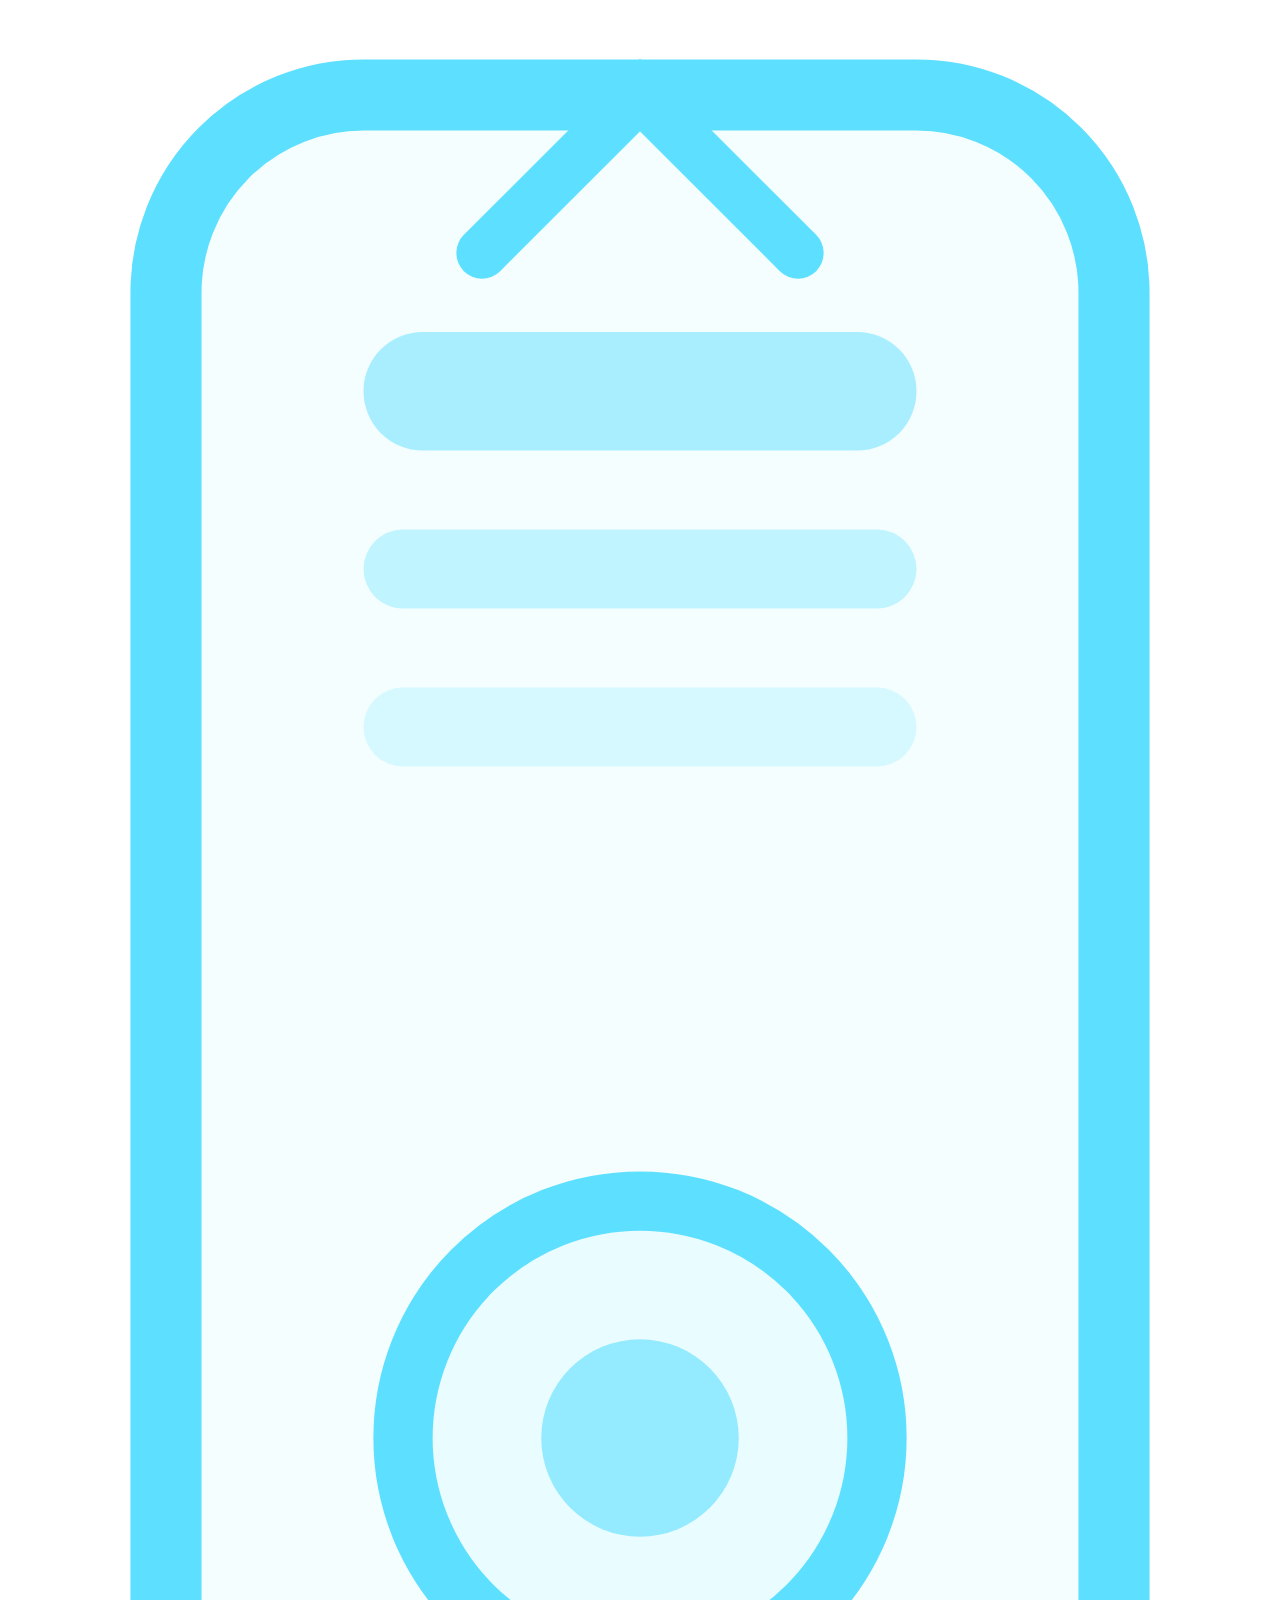
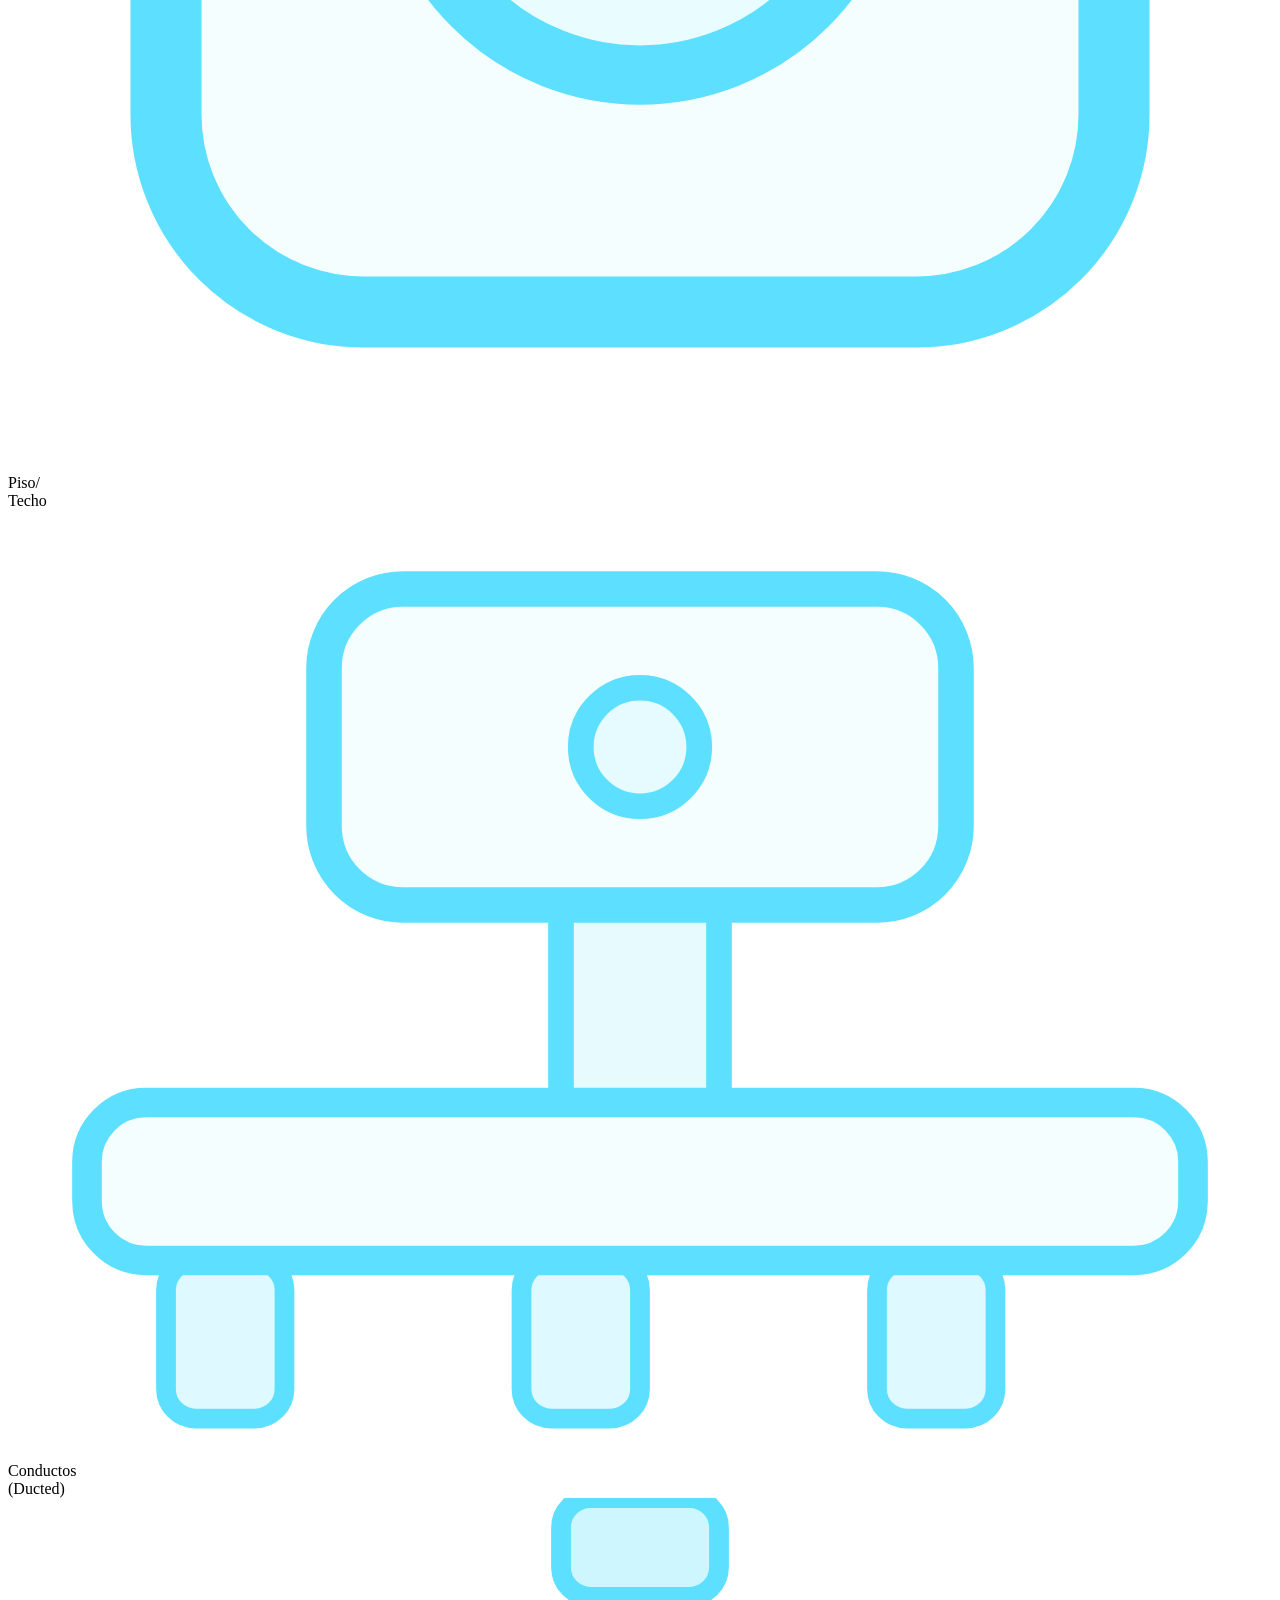
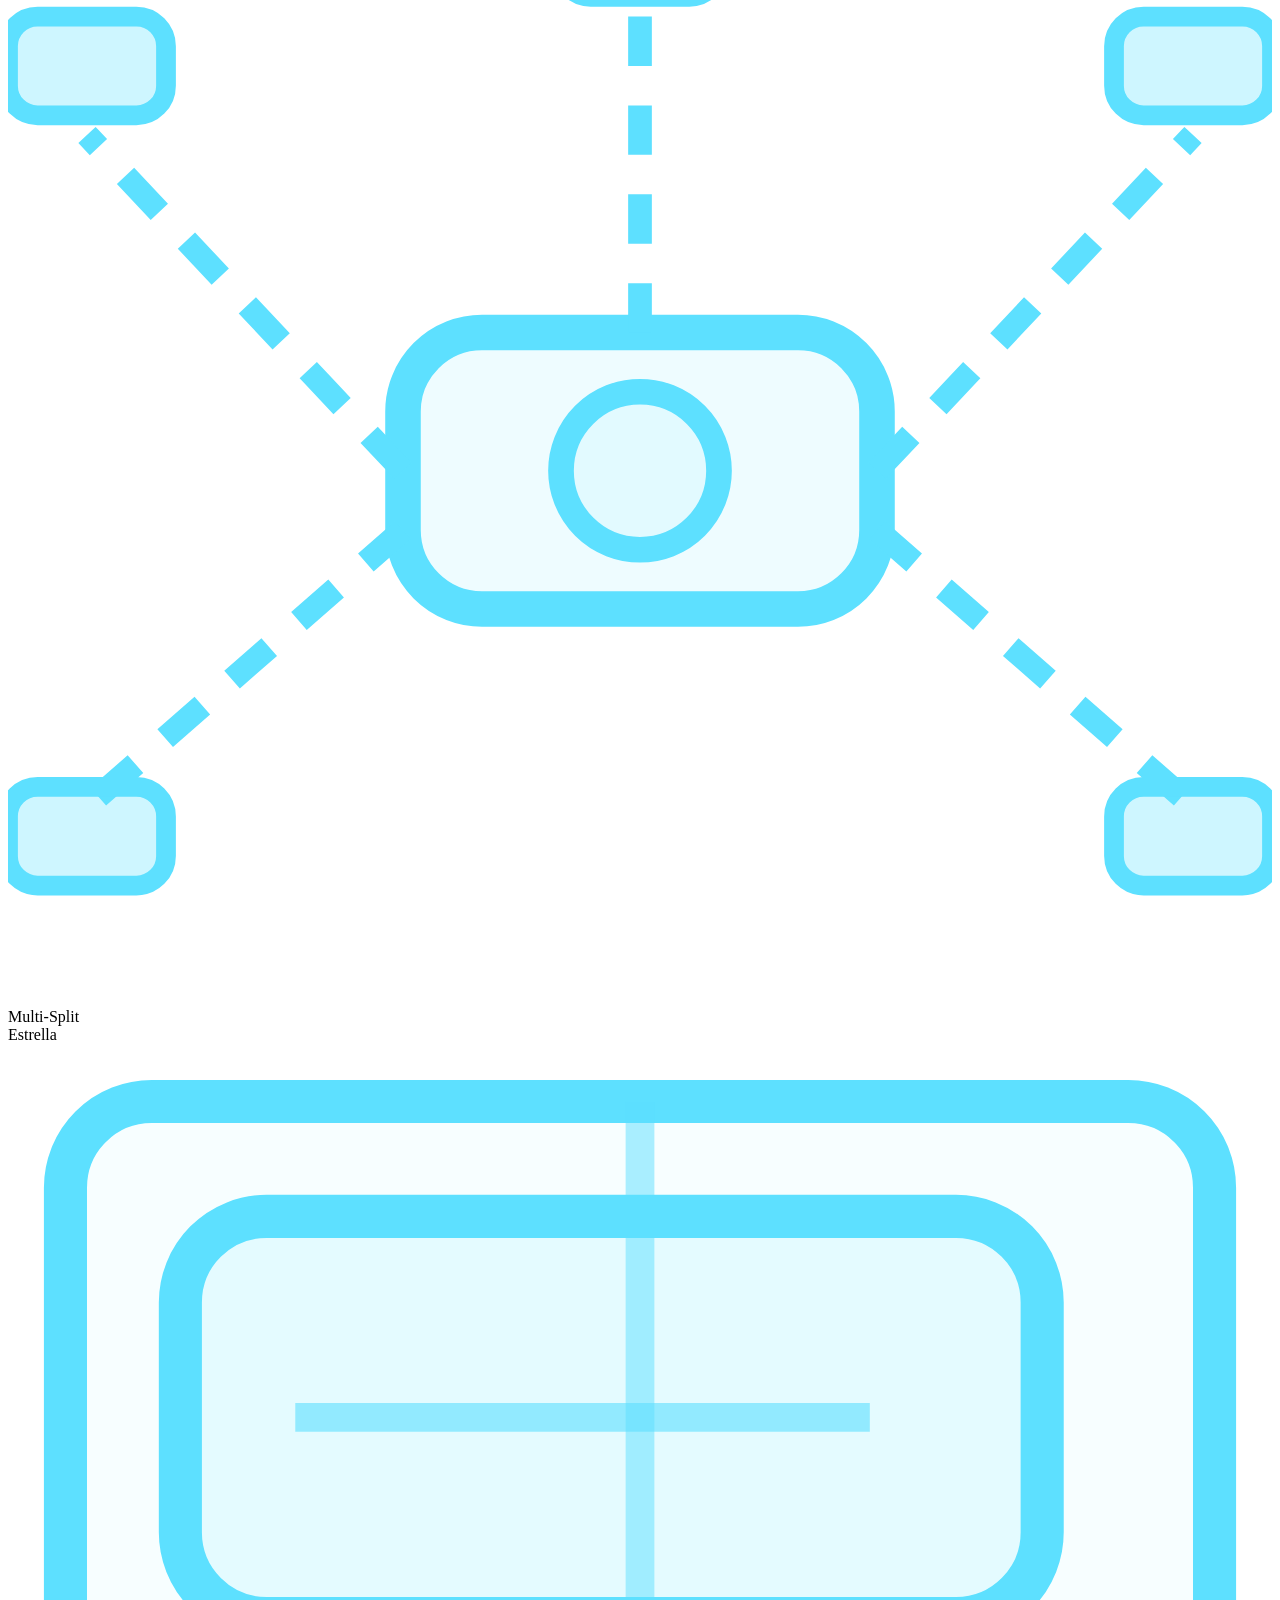
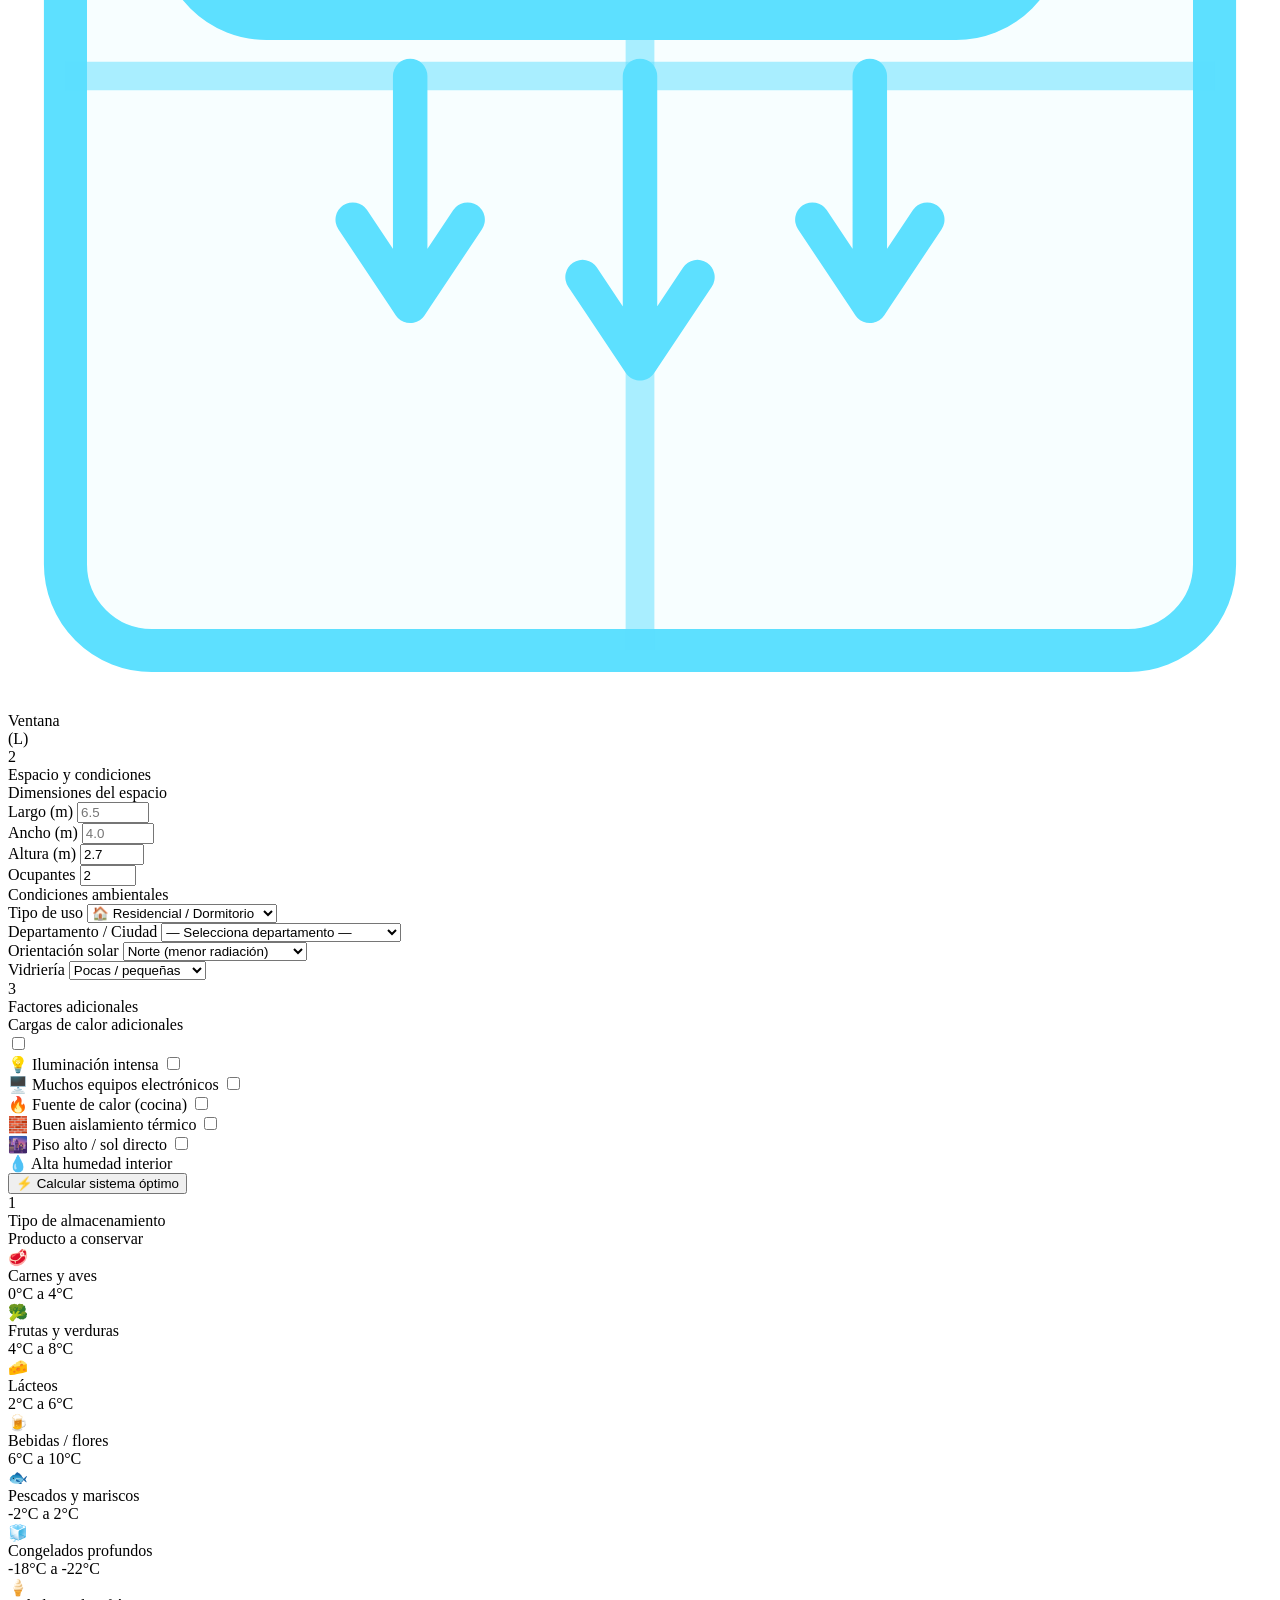
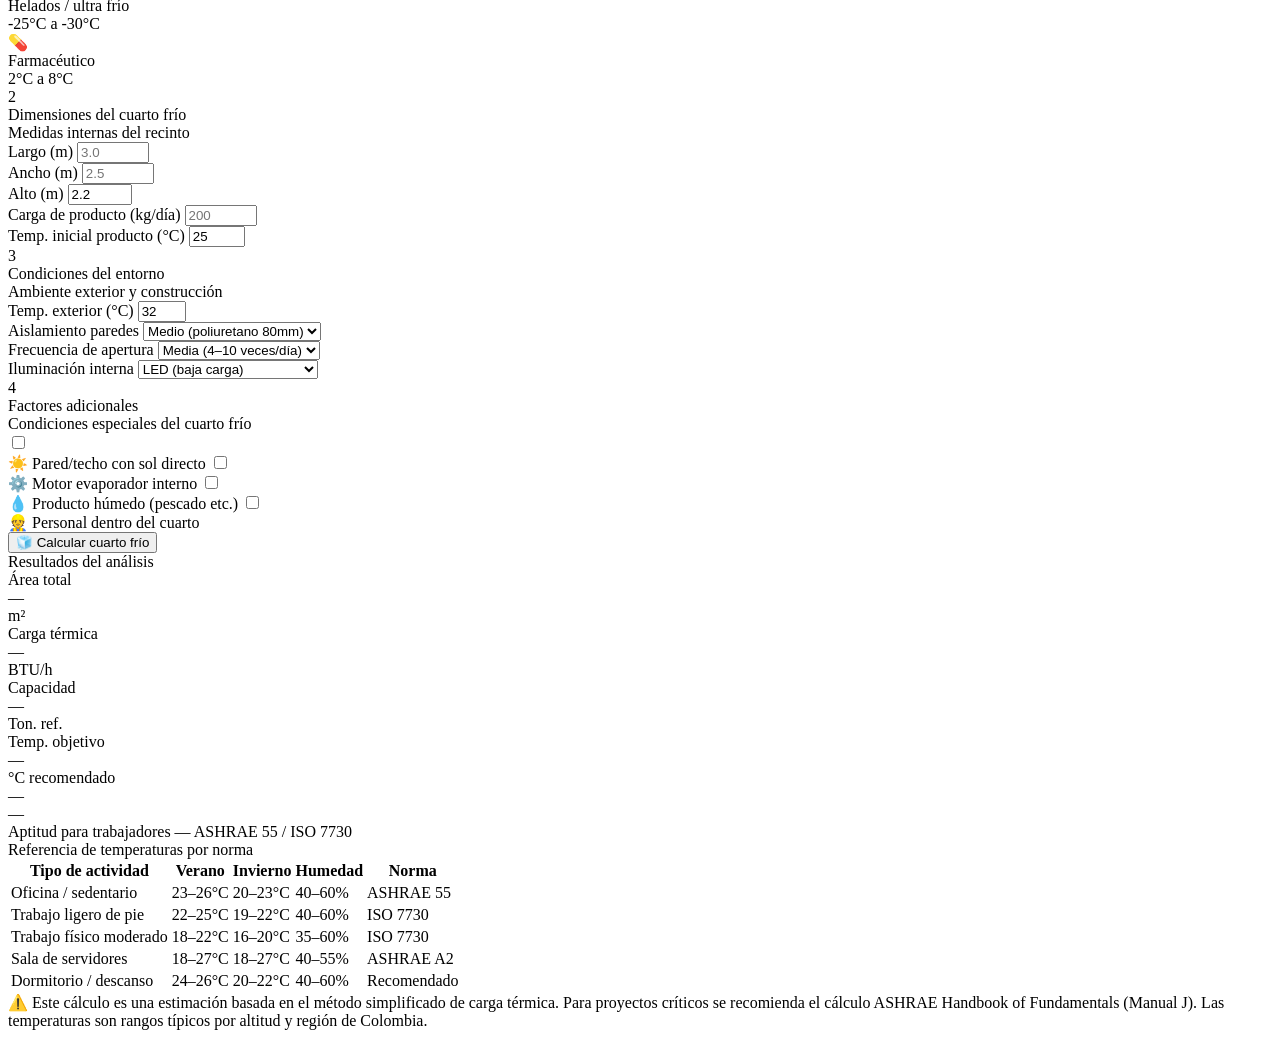
<file: index.htmL>
<!DOCTYPE html>
<html lang="es">
<head>
<meta charset="UTF-8">
<meta name="viewport" content="width=device-width, initial-scale=1.0, maximum-scale=1.0, user-scalable=no">
<meta name="theme-color" content="#04080f">
<title>Daniel Air — Calculadora de Climatización</title>
<link href="https://fonts.googleapis.com/css2?family=Syne:wght@400;600;700;800&family=DM+Sans:ital,opsz,wght@0,9..40,300;0,9..40,400;0,9..40,500;0,9..40,600;1,9..40,300&family=JetBrains+Mono:wght@400;500;600&display=swap" rel="stylesheet">

</head>
<body>

<div class="bg-layer bg-grid"></div>
<div class="bg-layer bg-glow"></div>
<canvas id="particles"></canvas>
<div class="snowflakes" id="snowflakes"></div>

<div class="wrap">

<!-- HEADER -->
<header>
  <div class="header-inner">
    <div class="logo-ring">
      <svg viewBox="0 0 60 60" fill="none" xmlns="http://www.w3.org/2000/svg">
        <circle cx="30" cy="30" r="27" stroke="#5de0ff" stroke-width="1.5" stroke-dasharray="4 3" opacity="0.4"/>
        <circle cx="30" cy="30" r="19" stroke="#5de0ff" stroke-width="1" opacity="0.2"/>
        <line x1="30" y1="12" x2="30" y2="48" stroke="#5de0ff" stroke-width="2.5" stroke-linecap="round"/>
        <line x1="12" y1="30" x2="48" y2="30" stroke="#5de0ff" stroke-width="2.5" stroke-linecap="round"/>
        <line x1="17" y1="17" x2="43" y2="43" stroke="#5de0ff" stroke-width="2.5" stroke-linecap="round"/>
        <line x1="43" y1="17" x2="17" y2="43" stroke="#5de0ff" stroke-width="2.5" stroke-linecap="round"/>
        <line x1="30" y1="12" x2="25" y2="18" stroke="#00b8d9" stroke-width="1.5" stroke-linecap="round"/>
        <line x1="30" y1="12" x2="35" y2="18" stroke="#00b8d9" stroke-width="1.5" stroke-linecap="round"/>
        <line x1="30" y1="48" x2="25" y2="42" stroke="#00b8d9" stroke-width="1.5" stroke-linecap="round"/>
        <line x1="30" y1="48" x2="35" y2="42" stroke="#00b8d9" stroke-width="1.5" stroke-linecap="round"/>
        <circle cx="30" cy="30" r="4" fill="#5de0ff" opacity="0.9"/>
      </svg>
    </div>
    <div class="header-copy">
      <h1>DANIEL AIR</h1>
      <p>Calculadora de Climatización Profesional</p>
    </div>
    <div class="ver-badge">v5.0 · ASHRAE · CO</div>
  </div>
</header>

<!-- MODE TOGGLE -->
<div class="mode-toggle">
  <button class="mode-btn active-ac" id="btn-mode-ac" onclick="setMode('ac')">
    <span class="mode-icon">❄️</span> Climatización
  </button>
  <button class="mode-btn" id="btn-mode-cold" onclick="setMode('cold')">
    <span class="mode-icon">🧊</span> Cuarto Frío
  </button>
</div>

<!-- ======================== SECCIÓN CLIMATIZACIÓN ======================== -->
<div class="section-ac" id="section-ac">

  <!-- PASO 1: TIPO DE UNIDAD -->
  <div class="step-label">
    <div class="step-num">1</div>
    <div class="step-text">Tipo de unidad</div>
  </div>
  <div class="card">
    <div class="card-head">Selecciona el sistema de aire acondicionado</div>
    <div class="ac-scroll" id="ac-selector">

      <div class="ac-chip active" data-type="split_pared" onclick="selectAC(this)">
        <svg viewBox="0 0 56 32" fill="none"><rect x="2" y="6" width="52" height="20" rx="5" stroke="#5de0ff" stroke-width="1.8" fill="rgba(93,224,255,0.07)"/><rect x="6" y="16" width="44" height="3" rx="1.5" fill="#5de0ff" opacity="0.5"/><rect x="6" y="20" width="44" height="2" rx="1" fill="#5de0ff" opacity="0.25"/><circle cx="47" cy="12" r="2" fill="#5de0ff" opacity="0.7"/><rect x="8" y="9" width="14" height="5" rx="2" fill="#5de0ff" opacity="0.15"/></svg>
        <span class="ac-chip-label">Split<br>Pared</span>
      </div>

      <div class="ac-chip" data-type="cassette" onclick="selectAC(this)">
        <svg viewBox="0 0 48 48" fill="none"><rect x="4" y="4" width="40" height="40" rx="6" stroke="#5de0ff" stroke-width="1.8" fill="rgba(93,224,255,0.06)"/><path d="M24 4 L24 14" stroke="#5de0ff" stroke-width="1.5" stroke-linecap="round"/><path d="M24 34 L24 44" stroke="#5de0ff" stroke-width="1.5" stroke-linecap="round"/><path d="M4 24 L14 24" stroke="#5de0ff" stroke-width="1.5" stroke-linecap="round"/><path d="M34 24 L44 24" stroke="#5de0ff" stroke-width="1.5" stroke-linecap="round"/><circle cx="24" cy="24" r="8" stroke="#5de0ff" stroke-width="1.5" fill="rgba(93,224,255,0.1)"/><circle cx="24" cy="24" r="3" fill="#5de0ff" opacity="0.7"/><path d="M24 10 L22 14 L26 14Z" fill="#5de0ff" opacity="0.6"/><path d="M24 38 L22 34 L26 34Z" fill="#5de0ff" opacity="0.6"/><path d="M10 24 L14 22 L14 26Z" fill="#5de0ff" opacity="0.6"/><path d="M38 24 L34 22 L34 26Z" fill="#5de0ff" opacity="0.6"/></svg>
        <span class="ac-chip-label">Cassette<br>Techo</span>
      </div>

      <div class="ac-chip" data-type="split_piso_techo" onclick="selectAC(this)">
        <svg viewBox="0 0 32 54" fill="none"><rect x="4" y="4" width="24" height="46" rx="5" stroke="#5de0ff" stroke-width="1.8" fill="rgba(93,224,255,0.06)"/><rect x="9" y="10" width="14" height="3" rx="1.5" fill="#5de0ff" opacity="0.5"/><rect x="9" y="15" width="14" height="2" rx="1" fill="#5de0ff" opacity="0.35"/><rect x="9" y="19" width="14" height="2" rx="1" fill="#5de0ff" opacity="0.2"/><circle cx="16" cy="38" r="6" stroke="#5de0ff" stroke-width="1.5" fill="rgba(93,224,255,0.08)"/><circle cx="16" cy="38" r="2.5" fill="#5de0ff" opacity="0.6"/><path d="M12 8 L16 4 L20 8" stroke="#5de0ff" stroke-width="1.3" fill="none" stroke-linecap="round"/></svg>
        <span class="ac-chip-label">Piso/<br>Techo</span>
      </div>

      <div class="ac-chip" data-type="conductos" onclick="selectAC(this)">
        <svg viewBox="0 0 64 48" fill="none"><rect x="16" y="4" width="32" height="16" rx="4" stroke="#5de0ff" stroke-width="1.8" fill="rgba(93,224,255,0.06)"/><rect x="28" y="20" width="8" height="10" fill="rgba(93,224,255,0.15)" stroke="#5de0ff" stroke-width="1.3"/><rect x="4" y="30" width="56" height="8" rx="3" stroke="#5de0ff" stroke-width="1.5" fill="rgba(93,224,255,0.06)"/><rect x="8" y="38" width="6" height="8" rx="1.5" fill="rgba(93,224,255,0.2)" stroke="#5de0ff" stroke-width="1"/><rect x="26" y="38" width="6" height="8" rx="1.5" fill="rgba(93,224,255,0.2)" stroke="#5de0ff" stroke-width="1"/><rect x="44" y="38" width="6" height="8" rx="1.5" fill="rgba(93,224,255,0.2)" stroke="#5de0ff" stroke-width="1"/><circle cx="32" cy="12" r="3" stroke="#5de0ff" stroke-width="1.3" fill="rgba(93,224,255,0.1)"/></svg>
        <span class="ac-chip-label">Conductos<br>(Ducted)</span>
      </div>

      <div class="ac-chip" data-type="multisplit" onclick="selectAC(this)">
        <svg viewBox="0 0 64 56" fill="none"><rect x="20" y="22" width="24" height="14" rx="4" stroke="#5de0ff" stroke-width="1.8" fill="rgba(93,224,255,0.1)"/><circle cx="32" cy="29" r="4" stroke="#5de0ff" stroke-width="1.3" fill="rgba(93,224,255,0.08)"/><line x1="20" y1="29" x2="4" y2="12" stroke="#5de0ff" stroke-width="1.2" stroke-dasharray="2.5 2"/><line x1="32" y1="22" x2="32" y2="4" stroke="#5de0ff" stroke-width="1.2" stroke-dasharray="2.5 2"/><line x1="44" y1="29" x2="60" y2="12" stroke="#5de0ff" stroke-width="1.2" stroke-dasharray="2.5 2"/><line x1="20" y1="32" x2="4" y2="46" stroke="#5de0ff" stroke-width="1.2" stroke-dasharray="2.5 2"/><line x1="44" y1="32" x2="60" y2="46" stroke="#5de0ff" stroke-width="1.2" stroke-dasharray="2.5 2"/><rect x="0" y="6" width="8" height="5" rx="1.5" fill="rgba(93,224,255,0.3)" stroke="#5de0ff" stroke-width="1"/><rect x="28" y="0" width="8" height="5" rx="1.5" fill="rgba(93,224,255,0.3)" stroke="#5de0ff" stroke-width="1"/><rect x="56" y="6" width="8" height="5" rx="1.5" fill="rgba(93,224,255,0.3)" stroke="#5de0ff" stroke-width="1"/><rect x="0" y="45" width="8" height="5" rx="1.5" fill="rgba(93,224,255,0.3)" stroke="#5de0ff" stroke-width="1"/><rect x="56" y="45" width="8" height="5" rx="1.5" fill="rgba(93,224,255,0.3)" stroke="#5de0ff" stroke-width="1"/></svg>
        <span class="ac-chip-label">Multi-Split<br>Estrella</span>
      </div>

      <div class="ac-chip" data-type="ventana" onclick="selectAC(this)">
        <svg viewBox="0 0 44 44" fill="none"><rect x="2" y="2" width="40" height="40" rx="3" stroke="#5de0ff" stroke-width="1.5" fill="rgba(93,224,255,0.05)"/><line x1="22" y1="2" x2="22" y2="42" stroke="#5de0ff" stroke-width="1" opacity="0.5"/><line x1="2" y1="22" x2="42" y2="22" stroke="#5de0ff" stroke-width="1" opacity="0.5"/><rect x="6" y="6" width="30" height="14" rx="3" stroke="#5de0ff" stroke-width="1.5" fill="rgba(93,224,255,0.12)"/><line x1="10" y1="13" x2="30" y2="13" stroke="#5de0ff" stroke-width="1" opacity="0.6"/><path d="M14 22 L14 30 M14 30 L12 27 M14 30 L16 27" stroke="#5de0ff" stroke-width="1.2" stroke-linecap="round"/><path d="M22 22 L22 32 M22 32 L20 29 M22 32 L24 29" stroke="#5de0ff" stroke-width="1.2" stroke-linecap="round"/><path d="M30 22 L30 30 M30 30 L28 27 M30 30 L32 27" stroke="#5de0ff" stroke-width="1.2" stroke-linecap="round"/></svg>
        <span class="ac-chip-label">Ventana<br>(L)</span>
      </div>
    </div>
  </div>

  <!-- PASO 2: DIMENSIONES + CONDICIONES -->
  <div class="step-label">
    <div class="step-num">2</div>
    <div class="step-text">Espacio y condiciones</div>
  </div>

  <div class="card">
    <div class="card-head">Dimensiones del espacio</div>
    <div class="field-row">
      <div class="field">
        <label class="field-label">Largo (m)</label>
        <input type="number" id="largo" placeholder="6.5" min="1" max="200" step="0.1" inputmode="decimal">
      </div>
      <div class="field">
        <label class="field-label">Ancho (m)</label>
        <input type="number" id="ancho" placeholder="4.0" min="1" max="200" step="0.1" inputmode="decimal">
      </div>
    </div>
    <div class="field-row">
      <div class="field">
        <label class="field-label">Altura (m)</label>
        <input type="number" id="altura" placeholder="2.7" min="1.8" max="12" step="0.1" value="2.7" inputmode="decimal">
      </div>
      <div class="field">
        <label class="field-label">Ocupantes</label>
        <input type="number" id="personas" placeholder="2" min="1" max="500" step="1" value="2" inputmode="numeric">
      </div>
    </div>
  </div>

  <div class="card">
    <div class="card-head">Condiciones ambientales</div>
    <div class="field">
      <label class="field-label">Tipo de uso</label>
      <select id="uso">
        <option value="residencial">🏠 Residencial / Dormitorio</option>
        <option value="oficina">💼 Oficina / Trabajo</option>
        <option value="comercial">🏪 Local Comercial</option>
        <option value="servidores">🖥️ Sala de Servidores</option>
        <option value="gym">🏋️ Gimnasio / Alta actividad</option>
        <option value="restaurante">🍽️ Restaurante / Cocina</option>
      </select>
    </div>
    <div class="field">
      <label class="field-label">Departamento / Ciudad</label>
      <select id="depto" onchange="updateTempHint()">
        <option value="">— Selecciona departamento —</option>
        <option value="amazonas">Amazonas (28–33°C)</option>
        <option value="antioquia">Antioquia (18–28°C)</option>
        <option value="arauca">Arauca (28–35°C)</option>
        <option value="atlantico">Atlántico (28–34°C)</option>
        <option value="bolivar">Bolívar (28–35°C)</option>
        <option value="boyaca">Boyacá (8–18°C)</option>
        <option value="caldas">Caldas (14–24°C)</option>
        <option value="caqueta">Caquetá (26–32°C)</option>
        <option value="casanare">Casanare (28–35°C)</option>
        <option value="cauca">Cauca (14–24°C)</option>
        <option value="cesar">Cesar (28–36°C)</option>
        <option value="choco">Chocó (26–33°C)</option>
        <option value="cordoba">Córdoba (28–36°C)</option>
        <option value="cundinamarca">Cundinamarca (8–22°C)</option>
        <option value="guainia">Guainía (27–34°C)</option>
        <option value="guaviare">Guaviare (26–32°C)</option>
        <option value="huila">Huila (20–32°C)</option>
        <option value="laguajira">La Guajira (30–40°C)</option>
        <option value="magdalena">Magdalena (28–35°C)</option>
        <option value="meta">Meta (26–34°C)</option>
        <option value="narino">Nariño (10–22°C)</option>
        <option value="nortedesantander">Norte de Santander (22–32°C)</option>
        <option value="putumayo">Putumayo (20–30°C)</option>
        <option value="quindio">Quindío (16–26°C)</option>
        <option value="risaralda">Risaralda (14–26°C)</option>
        <option value="sanandrés">San Andrés y Providencia (28–32°C)</option>
        <option value="santander">Santander (18–32°C)</option>
        <option value="sucre">Sucre (28–36°C)</option>
        <option value="tolima">Tolima (20–36°C)</option>
        <option value="valledecauca">Valle del Cauca (18–30°C)</option>
        <option value="vaupes">Vaupés (27–33°C)</option>
        <option value="vichada">Vichada (28–36°C)</option>
        <option value="bogota">Bogotá D.C. (6–18°C)</option>
        <option value="barranquilla">Barranquilla (28–36°C)</option>
        <option value="cartagena">Cartagena (28–35°C)</option>
        <option value="medellin">Medellín (17–28°C)</option>
        <option value="cali">Cali (18–28°C)</option>
        <option value="bucaramanga">Bucaramanga (18–28°C)</option>
        <option value="cucuta">Cúcuta (24–38°C)</option>
        <option value="manizales">Manizales (13–22°C)</option>
        <option value="villavicencio">Villavicencio (26–34°C)</option>
        <option value="monteria">Montería (27–36°C)</option>
        <option value="pasto">Pasto (8–18°C)</option>
        <option value="neiva">Neiva (24–36°C)</option>
        <option value="ibague">Ibagué (20–32°C)</option>
        <option value="pereira">Pereira (16–26°C)</option>
        <option value="soledad">Soledad / Sabanalarga (28–34°C)</option>
        <option value="sincelejo">Sincelejo (28–35°C)</option>
        <option value="valledupar">Valledupar (28–38°C)</option>
        <option value="riohacha">Riohacha (30–40°C)</option>
        <option value="florencia">Florencia (25–32°C)</option>
        <option value="quibdo">Quibdó (26–33°C)</option>
        <option value="popayan">Popayán (14–22°C)</option>
        <option value="armenia">Armenia (16–26°C)</option>
        <option value="tunja">Tunja (6–16°C)</option>
        <option value="yopal">Yopal (27–34°C)</option>
        <option value="arauca_city">Arauca ciudad (27–35°C)</option>
        <option value="mocoa">Mocoa (20–30°C)</option>
        <option value="mitu">Mitú (26–33°C)</option>
        <option value="puerto_inirida">Puerto Inírida (27–34°C)</option>
        <option value="san_jose_guaviare">San José del Guaviare (25–32°C)</option>
        <option value="puerto_carreno">Puerto Carreño (28–36°C)</option>
      </select>
      <div class="temp-hint" id="temp-hint"></div>
    </div>
    <div class="field-row">
      <div class="field">
        <label class="field-label">Orientación solar</label>
        <select id="orientacion">
          <option value="norte">Norte (menor radiación)</option>
          <option value="sur">Sur (moderada)</option>
          <option value="este">Este (mañana)</option>
          <option value="oeste">Oeste (tarde — más carga)</option>
        </select>
      </div>
      <div class="field">
        <label class="field-label">Vidriería</label>
        <select id="ventanas">
          <option value="poca">Pocas / pequeñas</option>
          <option value="media">Moderadas</option>
          <option value="mucha">Muchas / p-a-techo</option>
        </select>
      </div>
    </div>
  </div>

  <!-- PASO 3: FACTORES -->
  <div class="step-label">
    <div class="step-num">3</div>
    <div class="step-text">Factores adicionales</div>
  </div>
  <div class="card">
    <div class="card-head">Cargas de calor adicionales</div>
    <div class="checks">
      <label class="chk" for="f_ilum">
        <input type="checkbox" id="f_ilum">
        <div class="chk-box"></div>
        💡 Iluminación intensa
      </label>
      <label class="chk" for="f_equip">
        <input type="checkbox" id="f_equip">
        <div class="chk-box"></div>
        🖥️ Muchos equipos electrónicos
      </label>
      <label class="chk" for="f_coc">
        <input type="checkbox" id="f_coc">
        <div class="chk-box"></div>
        🔥 Fuente de calor (cocina)
      </label>
      <label class="chk" for="f_aisl">
        <input type="checkbox" id="f_aisl">
        <div class="chk-box"></div>
        🧱 Buen aislamiento térmico
      </label>
      <label class="chk" for="f_alto">
        <input type="checkbox" id="f_alto">
        <div class="chk-box"></div>
        🌆 Piso alto / sol directo
      </label>
      <label class="chk" for="f_hum">
        <input type="checkbox" id="f_hum">
        <div class="chk-box"></div>
        💧 Alta humedad interior
      </label>
    </div>
  </div>

  <div class="btn-wrap">
    <button class="btn-calc" onclick="calcular()">⚡ Calcular sistema óptimo</button>
  </div>

</div><!-- /section-ac -->

<!-- ======================== SECCIÓN CUARTO FRÍO ======================== -->
<div class="section-cold" id="section-cold">

  <!-- PASO 1: TIPO DE ALMACENAMIENTO -->
  <div class="step-label">
    <div class="step-num cold-num">1</div>
    <div class="step-text cold-text">Tipo de almacenamiento</div>
  </div>
  <div class="card cold-card">
    <div class="card-head cold-head">Producto a conservar</div>
    <div class="cold-products" id="cold-products">

      <div class="cold-chip active" data-product="carnes" onclick="selectColdProduct(this)">
        <div class="cold-chip-icon">🥩</div>
        <div class="cold-chip-info">
          <div class="cold-chip-name">Carnes y aves</div>
          <div class="cold-chip-temp">0°C a 4°C</div>
        </div>
      </div>

      <div class="cold-chip" data-product="frutas_verduras" onclick="selectColdProduct(this)">
        <div class="cold-chip-icon">🥦</div>
        <div class="cold-chip-info">
          <div class="cold-chip-name">Frutas y verduras</div>
          <div class="cold-chip-temp">4°C a 8°C</div>
        </div>
      </div>

      <div class="cold-chip" data-product="lacteos" onclick="selectColdProduct(this)">
        <div class="cold-chip-icon">🧀</div>
        <div class="cold-chip-info">
          <div class="cold-chip-name">Lácteos</div>
          <div class="cold-chip-temp">2°C a 6°C</div>
        </div>
      </div>

      <div class="cold-chip" data-product="bebidas" onclick="selectColdProduct(this)">
        <div class="cold-chip-icon">🍺</div>
        <div class="cold-chip-info">
          <div class="cold-chip-name">Bebidas / flores</div>
          <div class="cold-chip-temp">6°C a 10°C</div>
        </div>
      </div>

      <div class="cold-chip" data-product="pescados" onclick="selectColdProduct(this)">
        <div class="cold-chip-icon">🐟</div>
        <div class="cold-chip-info">
          <div class="cold-chip-name">Pescados y mariscos</div>
          <div class="cold-chip-temp">-2°C a 2°C</div>
        </div>
      </div>

      <div class="cold-chip" data-product="congelados" onclick="selectColdProduct(this)">
        <div class="cold-chip-icon">🧊</div>
        <div class="cold-chip-info">
          <div class="cold-chip-name">Congelados profundos</div>
          <div class="cold-chip-temp">-18°C a -22°C</div>
        </div>
      </div>

      <div class="cold-chip" data-product="helados" onclick="selectColdProduct(this)">
        <div class="cold-chip-icon">🍦</div>
        <div class="cold-chip-info">
          <div class="cold-chip-name">Helados / ultra frío</div>
          <div class="cold-chip-temp">-25°C a -30°C</div>
        </div>
      </div>

      <div class="cold-chip" data-product="farmaceutico" onclick="selectColdProduct(this)">
        <div class="cold-chip-icon">💊</div>
        <div class="cold-chip-info">
          <div class="cold-chip-name">Farmacéutico</div>
          <div class="cold-chip-temp">2°C a 8°C</div>
        </div>
      </div>

    </div>
  </div>

  <!-- PASO 2: DIMENSIONES DEL CUARTO -->
  <div class="step-label">
    <div class="step-num cold-num">2</div>
    <div class="step-text cold-text">Dimensiones del cuarto frío</div>
  </div>
  <div class="card cold-card">
    <div class="card-head cold-head">Medidas internas del recinto</div>
    <div class="field-row-3">
      <div class="field">
        <label class="field-label">Largo (m)</label>
        <input type="number" class="cold-input" id="cf_largo" placeholder="3.0" min="0.5" max="100" step="0.1" inputmode="decimal">
      </div>
      <div class="field">
        <label class="field-label">Ancho (m)</label>
        <input type="number" class="cold-input" id="cf_ancho" placeholder="2.5" min="0.5" max="100" step="0.1" inputmode="decimal">
      </div>
      <div class="field">
        <label class="field-label">Alto (m)</label>
        <input type="number" class="cold-input" id="cf_alto" placeholder="2.2" min="1.5" max="10" step="0.1" value="2.2" inputmode="decimal">
      </div>
    </div>
    <div class="field-row">
      <div class="field">
        <label class="field-label">Carga de producto (kg/día)</label>
        <input type="number" class="cold-input" id="cf_carga" placeholder="200" min="0" max="50000" step="10" inputmode="numeric">
      </div>
      <div class="field">
        <label class="field-label">Temp. inicial producto (°C)</label>
        <input type="number" class="cold-input" id="cf_temp_entrada" placeholder="25" min="-10" max="60" step="1" value="25" inputmode="decimal">
      </div>
    </div>
  </div>

  <!-- PASO 3: CONDICIONES -->
  <div class="step-label">
    <div class="step-num cold-num">3</div>
    <div class="step-text cold-text">Condiciones del entorno</div>
  </div>
  <div class="card cold-card">
    <div class="card-head cold-head">Ambiente exterior y construcción</div>
    <div class="field-row">
      <div class="field">
        <label class="field-label">Temp. exterior (°C)</label>
        <input type="number" class="cold-input" id="cf_text" placeholder="32" min="5" max="45" step="1" value="32" inputmode="decimal">
      </div>
      <div class="field">
        <label class="field-label">Aislamiento paredes</label>
        <select class="cold-select" id="cf_aisl">
          <option value="bajo">Bajo (poliuretano 50mm)</option>
          <option value="medio" selected>Medio (poliuretano 80mm)</option>
          <option value="alto">Alto (poliuretano 100mm)</option>
          <option value="muy_alto">Muy alto (150mm+)</option>
        </select>
      </div>
    </div>
    <div class="field-row">
      <div class="field">
        <label class="field-label">Frecuencia de apertura</label>
        <select class="cold-select" id="cf_apertura">
          <option value="baja">Baja (1–3 veces/día)</option>
          <option value="media" selected>Media (4–10 veces/día)</option>
          <option value="alta">Alta (11–20 veces/día)</option>
          <option value="muy_alta">Muy alta / cortina aire</option>
        </select>
      </div>
      <div class="field">
        <label class="field-label">Iluminación interna</label>
        <select class="cold-select" id="cf_luz">
          <option value="led">LED (baja carga)</option>
          <option value="fluorescente">Fluorescente</option>
          <option value="incandescente">Incandescente (alta carga)</option>
        </select>
      </div>
    </div>
  </div>

  <!-- PASO 4: FACTORES ADICIONALES -->
  <div class="step-label">
    <div class="step-num cold-num">4</div>
    <div class="step-text cold-text">Factores adicionales</div>
  </div>
  <div class="card cold-card">
    <div class="card-head cold-head">Condiciones especiales del cuarto frío</div>
    <div class="checks">
      <label class="chk cold-chk" for="cf_sol">
        <input type="checkbox" id="cf_sol">
        <div class="chk-box"></div>
        ☀️ Pared/techo con sol directo
      </label>
      <label class="chk cold-chk" for="cf_motor">
        <input type="checkbox" id="cf_motor">
        <div class="chk-box"></div>
        ⚙️ Motor evaporador interno
      </label>
      <label class="chk cold-chk" for="cf_humedad">
        <input type="checkbox" id="cf_humedad">
        <div class="chk-box"></div>
        💧 Producto húmedo (pescado etc.)
      </label>
      <label class="chk cold-chk" for="cf_personas">
        <input type="checkbox" id="cf_personas">
        <div class="chk-box"></div>
        👷 Personal dentro del cuarto
      </label>
    </div>
  </div>

  <div class="btn-wrap">
    <button class="btn-calc cold-btn" onclick="calcularCuartoFrio()">🧊 Calcular cuarto frío</button>
  </div>

</div><!-- /section-cold -->

<!-- RESULTS (shared) -->
<div id="results">
  <div class="divider"></div>
  <div class="section-head" id="results-title">Resultados del análisis</div>

  <!-- AC Results -->
  <div id="res-ac-block">
    <div class="metrics" id="metrics">
      <div class="met c-ice">
        <div class="met-lbl">Área total</div>
        <div class="met-val" id="r-area">—</div>
        <div class="met-unit">m²</div>
      </div>
      <div class="met c-hot">
        <div class="met-lbl">Carga térmica</div>
        <div class="met-val" id="r-btu">—</div>
        <div class="met-unit">BTU/h</div>
      </div>
      <div class="met c-grn">
        <div class="met-lbl">Capacidad</div>
        <div class="met-val" id="r-tr">—</div>
        <div class="met-unit">Ton. ref.</div>
      </div>
      <div class="met c-amb">
        <div class="met-lbl">Temp. objetivo</div>
        <div class="met-val" id="r-temp">—</div>
        <div class="met-unit">°C recomendado</div>
      </div>
    </div>

    <div class="ac-result" id="ac-result">
      <div class="ac-result-inner">
        <div class="ac-result-svg" id="ac-result-svg"></div>
        <div class="ac-result-info">
          <div class="ac-result-name" id="ac-nombre">—</div>
          <div class="ac-result-sub" id="ac-sub">—</div>
          <div class="detail-grid" id="ac-details"></div>
        </div>
      </div>
    </div>

    <div class="section-head">Aptitud para trabajadores — ASHRAE 55 / ISO 7730</div>
    <div id="worker-result"></div>

    <div class="card">
      <div class="card-head">Referencia de temperaturas por norma</div>
      <div class="tbl-wrap">
        <table>
          <thead>
            <tr>
              <th>Tipo de actividad</th>
              <th>Verano</th>
              <th>Invierno</th>
              <th>Humedad</th>
              <th>Norma</th>
            </tr>
          </thead>
          <tbody>
            <tr><td>Oficina / sedentario</td><td><span class="pill p-ice">23–26°C</span></td><td><span class="pill p-ice">20–23°C</span></td><td>40–60%</td><td><span class="pill p-grn">ASHRAE 55</span></td></tr>
            <tr><td>Trabajo ligero de pie</td><td><span class="pill p-ice">22–25°C</span></td><td><span class="pill p-ice">19–22°C</span></td><td>40–60%</td><td><span class="pill p-grn">ISO 7730</span></td></tr>
            <tr><td>Trabajo físico moderado</td><td><span class="pill p-amb">18–22°C</span></td><td><span class="pill p-amb">16–20°C</span></td><td>35–60%</td><td><span class="pill p-grn">ISO 7730</span></td></tr>
            <tr><td>Sala de servidores</td><td><span class="pill p-ice">18–27°C</span></td><td><span class="pill p-ice">18–27°C</span></td><td>40–55%</td><td><span class="pill p-grn">ASHRAE A2</span></td></tr>
            <tr><td>Dormitorio / descanso</td><td><span class="pill p-ice">24–26°C</span></td><td><span class="pill p-ice">20–22°C</span></td><td>40–60%</td><td><span class="pill p-amb">Recomendado</span></td></tr>
          </tbody>
        </table>
      </div>
    </div>
  </div>

  <!-- COLD ROOM Results -->
  <div id="res-cold-block" style="display:none;">
    <div class="metrics" id="cold-metrics">
      <div class="met c-cold">
        <div class="met-lbl">Volumen</div>
        <div class="met-val" id="cr-vol">—</div>
        <div class="met-unit">m³</div>
      </div>
      <div class="met c-blue">
        <div class="met-lbl">Temp. servicio</div>
        <div class="met-val" id="cr-temp">—</div>
        <div class="met-unit">°C interior</div>
      </div>
      <div class="met c-cold">
        <div class="met-lbl">Carga total</div>
        <div class="met-val" id="cr-btu">—</div>
        <div class="met-unit">BTU/h</div>
      </div>
      <div class="met c-grn">
        <div class="met-lbl">Potencia</div>
        <div class="met-val" id="cr-hp">—</div>
        <div class="met-unit">HP compresor</div>
      </div>
    </div>

    <div class="ac-result cold-result" id="cold-result-card">
      <div class="ac-result-inner">
        <div class="ac-result-svg cold-svg" id="cold-result-svg">
          <svg viewBox="0 0 72 72" fill="none" xmlns="http://www.w3.org/2000/svg">
            <rect x="6" y="14" width="60" height="50" rx="6" stroke="#a78bfa" stroke-width="2.5" fill="rgba(167,139,250,0.07)"/>
            <rect x="14" y="6" width="44" height="12" rx="4" stroke="#a78bfa" stroke-width="2" fill="rgba(167,139,250,0.1)"/>
            <line x1="36" y1="22" x2="36" y2="58" stroke="#a78bfa" stroke-width="2" stroke-linecap="round"/>
            <line x1="20" y1="40" x2="52" y2="40" stroke="#a78bfa" stroke-width="2" stroke-linecap="round"/>
            <line x1="22" y1="26" x2="50" y2="54" stroke="#a78bfa" stroke-width="1.5" stroke-linecap="round" opacity="0.6"/>
            <line x1="50" y1="26" x2="22" y2="54" stroke="#a78bfa" stroke-width="1.5" stroke-linecap="round" opacity="0.6"/>
            <circle cx="36" cy="40" r="5" fill="#a78bfa" opacity="0.8"/>
            <path d="M36 22 L33 27 L39 27Z" fill="#a78bfa" opacity="0.7"/>
            <path d="M36 58 L33 53 L39 53Z" fill="#a78bfa" opacity="0.7"/>
            <path d="M20 40 L25 37 L25 43Z" fill="#a78bfa" opacity="0.7"/>
            <path d="M52 40 L47 37 L47 43Z" fill="#a78bfa" opacity="0.7"/>
          </svg>
        </div>
        <div class="ac-result-info">
          <div class="ac-result-name" id="cold-nombre">—</div>
          <div class="ac-result-sub" id="cold-sub">—</div>
          <div class="detail-grid" id="cold-details"></div>
        </div>
      </div>
    </div>

    <div class="cold-breakdown" id="cold-breakdown">
      <div class="cold-breakdown-title">Desglose de cargas térmicas</div>
      <div id="cold-breakdown-rows"></div>
      <div class="breakdown-total">
        <div class="breakdown-total-label">CARGA TOTAL (+ 10% seguridad)</div>
        <div class="breakdown-total-val" id="cold-total-val">—</div>
      </div>
    </div>

    <div class="section-head cold-sh">Normativa aplicable</div>
    <div class="card cold-card">
      <div class="card-head cold-head">Temperatura de servicio por producto (INVIMA / Codex)</div>
      <div class="tbl-wrap">
        <table>
          <thead>
            <tr>
              <th>Producto</th>
              <th>Temp. servicio</th>
              <th>HR recomendada</th>
              <th>Vida útil</th>
            </tr>
          </thead>
          <tbody>
            <tr><td>Carnes frescas</td><td><span class="pill p-cold">0°C a 4°C</span></td><td>85–95%</td><td>5–7 días</td></tr>
            <tr><td>Frutas / verduras</td><td><span class="pill p-cold">4°C a 8°C</span></td><td>85–95%</td><td>7–21 días</td></tr>
            <tr><td>Lácteos</td><td><span class="pill p-cold">2°C a 6°C</span></td><td>70–85%</td><td>14–30 días</td></tr>
            <tr><td>Bebidas / flores</td><td><span class="pill p-cold">6°C a 10°C</span></td><td>70–80%</td><td>Variable</td></tr>
            <tr><td>Pescados / mariscos</td><td><span class="pill p-cold">-2°C a 2°C</span></td><td>95–100%</td><td>2–5 días</td></tr>
            <tr><td>Congelados</td><td><span class="pill p-cold">-18°C a -22°C</span></td><td>90–100%</td><td>3–12 meses</td></tr>
            <tr><td>Helados</td><td><span class="pill p-cold">-25°C a -30°C</span></td><td>90–100%</td><td>12+ meses</td></tr>
            <tr><td>Farmacéuticos</td><td><span class="pill p-cold">2°C a 8°C</span></td><td>40–60%</td><td>Ver ficha técnica</td></tr>
          </tbody>
        </table>
      </div>
    </div>

    <div id="cold-worker-result"></div>
  </div>

  <div class="disc" id="disc-txt">⚠️ Este cálculo es una estimación basada en el método simplificado de carga térmica. Para proyectos críticos se recomienda el cálculo ASHRAE Handbook of Fundamentals (Manual J). Las temperaturas son rangos típicos por altitud y región de Colombia.</div>
</div>

<div class="safe-bottom"></div>
</div><!-- /wrap -->

<script>
/* ===== PARTICLES ===== */
(function(){
  const c=document.getElementById('particles');
  const ctx=c.getContext('2d');
  let W,H,pts=[];
  function resize(){W=c.width=window.innerWidth;H=c.height=window.innerHeight;}
  window.addEventListener('resize',resize); resize();
  function Pt(){
    this.reset=()=>{this.x=Math.random()*W;this.y=Math.random()*H;this.vx=(Math.random()-.5)*.3;this.vy=(Math.random()-.5)*.3;this.r=Math.random()*1.6+.4;this.a=Math.random()*.45+.1;this.t=Math.floor(Math.random()*3)};this.reset();
  }
  for(let i=0;i<80;i++)pts.push(new Pt());
  function loop(){
    ctx.clearRect(0,0,W,H);
    ctx.lineWidth=.5;
    for(let i=0;i<pts.length;i++)for(let j=i+1;j<pts.length;j++){
      const dx=pts[i].x-pts[j].x,dy=pts[i].y-pts[j].y,d=Math.sqrt(dx*dx+dy*dy);
      if(d<100){ctx.globalAlpha=(1-d/100)*.08;ctx.strokeStyle='#5de0ff';ctx.beginPath();ctx.moveTo(pts[i].x,pts[i].y);ctx.lineTo(pts[j].x,pts[j].y);ctx.stroke();}
    }
    ctx.globalAlpha=1;
    pts.forEach(p=>{
      p.x+=p.vx;p.y+=p.vy;
      if(p.x<-10||p.x>W+10||p.y<-10||p.y>H+10)p.reset();
      if(p.t===0){ctx.beginPath();ctx.arc(p.x,p.y,p.r,0,Math.PI*2);ctx.fillStyle=`rgba(93,224,255,${p.a})`;ctx.fill();}
      else if(p.t===1){
        ctx.save();ctx.globalAlpha=p.a*.4;ctx.strokeStyle='#5de0ff';ctx.lineWidth=.7;ctx.translate(p.x,p.y);
        for(let k=0;k<6;k++){ctx.rotate(Math.PI/3);ctx.beginPath();ctx.moveTo(0,0);ctx.lineTo(0,p.r*2.5);ctx.stroke();}
        ctx.restore();
      } else {
        ctx.save();ctx.globalAlpha=p.a*.5;ctx.strokeStyle='#00b8d9';ctx.lineWidth=.6;ctx.beginPath();
        for(let k=0;k<6;k++){const a=k*Math.PI/3;k===0?ctx.moveTo(p.x+p.r*3*Math.cos(a),p.y+p.r*3*Math.sin(a)):ctx.lineTo(p.x+p.r*3*Math.cos(a),p.y+p.r*3*Math.sin(a));}
        ctx.closePath();ctx.stroke();ctx.restore();
      }
    });
    requestAnimationFrame(loop);
  }
  loop();
})();

/* ===== SNOWFLAKES ===== */
(function(){
  const cont=document.getElementById('snowflakes');
  ['❄','❅','❆','·','✦'].forEach((_,i)=>{
    for(let j=0;j<4;j++){
      const el=document.createElement('div');
      el.className='sf';
      el.textContent=['❄','❅','❆','·','✦'][Math.floor(Math.random()*5)];
      el.style.cssText=`left:${Math.random()*100}%;font-size:${Math.random()*9+7}px;animation-duration:${Math.random()*12+9}s;animation-delay:${Math.random()*12}s;opacity:${Math.random()*.35+.08}`;
      cont.appendChild(el);
    }
  });
})();

/* ===== DATA ===== */
const AC_DATA={
  split_pared:{nombre:"Split de Pared Inverter",sub:"Sistema eficiente para espacios medianos",detalles:[{label:"EFICIENCIA",texto:"Alta eficiencia energética (EER 12+). Compresores Inverter reducen consumo hasta 40% vs. convencional."},{label:"RUIDO",texto:"Muy silencioso (18–30 dB interior). Ideal para dormitorios, oficinas y salas."},{label:"CONTROL",texto:"Control preciso de temperatura (±0.5°C). Modo calefacción disponible como bomba de calor."},{label:"INSTALACIÓN",texto:"Requiere unidad exterior + interior. Distancia máx. 15 m entre unidades."}]},
  cassette:{nombre:"Cassette de Techo",sub:"4 vías de distribución — ideal para oficinas abiertas",detalles:[{label:"DISTRIBUCIÓN",texto:"Descarga de aire en 4 direcciones simultáneas. Cobertura 360° para plantas abiertas."},{label:"APLICACIÓN",texto:"Oficinas, salones de eventos, restaurantes y centros comerciales."},{label:"ESTÉTICA",texto:"Instalación embutida en techo falso. Solo visible la rejilla frontal discreta."},{label:"REQUIERE",texto:"Techo falso de al menos 30–40 cm. Acceso para mantenimiento desde el plenum."}]},
  split_piso_techo:{nombre:"Split Piso/Techo",sub:"Distribución uniforme para espacios amplios",detalles:[{label:"DISTRIBUCIÓN",texto:"Flujo de aire horizontal desde el piso o techo, cobertura uniforme en toda la habitación."},{label:"APLICACIÓN",texto:"Locales comerciales, salas de conferencias, espacios sin techo falso."},{label:"POTENCIA",texto:"Disponible desde 18.000 hasta 60.000 BTU/h. Compatible con Inverter."},{label:"INSTALACIÓN",texto:"Flexible: instalable a nivel del piso o suspendido del techo."}]},
  conductos:{nombre:"Sistema por Conductos (Ducted)",sub:"Climatización centralizada invisible — máximo confort",detalles:[{label:"VENTAJA",texto:"Unidad completamente oculta. Distribución por rejillas integradas en la arquitectura."},{label:"APLICACIÓN",texto:"Hoteles, edificios de oficinas, viviendas de alto nivel. Permite climatización multizona."},{label:"EFICIENCIA",texto:"Alta eficiencia con control de zona. Posibilidad de integrar recuperación de calor."},{label:"INVERSIÓN",texto:"Mayor costo inicial e instalación compleja. Requiere diseño previo de red de conductos."}]},
  multisplit:{nombre:"Multi-Split (1 ext / varias int.)",sub:"Múltiples zonas con una sola unidad exterior",detalles:[{label:"FLEXIBILIDAD",texto:"1 unidad exterior conecta hasta 5 interiores. Cada zona con control independiente."},{label:"AHORRO",texto:"Reduce instalaciones exteriores en edificios. Menor impacto visual en fachada."},{label:"CONTROL",texto:"Cada zona puede funcionar independientemente en frío o calor (modelos VRF/VRV)."},{label:"DISEÑO",texto:"Requiere cálculo preciso del sistema de refrigerante para evitar desbalances."}]},
  ventana:{nombre:"Aire Acondicionado de Ventana",sub:"Solución económica para espacios pequeños",detalles:[{label:"ECONÓMICO",texto:"Menor costo de adquisición e instalación. Fácil de instalar en ventanas o paredes."},{label:"LIMITACIÓN",texto:"Mayor nivel de ruido (45–55 dB). No recomendado para dormitorios o trabajo silencioso."},{label:"EFICIENCIA",texto:"Menor eficiencia comparado con split Inverter. Mayor consumo por BTU producido."},{label:"INSTALACIÓN",texto:"Requiere apertura en muro o ventana. Unidad autónoma, sin tubería de refrigerante."}]}
};

const AC_SVGS={
  split_pared:`<svg viewBox="0 0 120 68" fill="none" xmlns="http://www.w3.org/2000/svg"><rect x="4" y="12" width="112" height="44" rx="10" stroke="#5de0ff" stroke-width="2.5" fill="rgba(93,224,255,0.08)"/><rect x="12" y="32" width="96" height="6" rx="3" fill="#5de0ff" opacity="0.5"/><rect x="12" y="40" width="96" height="4" rx="2" fill="#5de0ff" opacity="0.25"/><rect x="14" y="16" width="28" height="12" rx="4" fill="rgba(93,224,255,0.15)"/><circle cx="100" cy="23" r="5" stroke="#5de0ff" stroke-width="1.5" fill="rgba(93,224,255,0.1)"/><circle cx="100" cy="23" r="2" fill="#5de0ff" opacity="0.7"/><path d="M30 56 L28 64 M30 56 L32 64" stroke="#5de0ff" stroke-width="1.2" stroke-linecap="round" opacity="0.5"/><path d="M60 56 L58 64 M60 56 L62 64" stroke="#5de0ff" stroke-width="1.2" stroke-linecap="round" opacity="0.5"/><path d="M90 56 L88 64 M90 56 L92 64" stroke="#5de0ff" stroke-width="1.2" stroke-linecap="round" opacity="0.5"/></svg>`,
  cassette:`<svg viewBox="0 0 88 88" fill="none" xmlns="http://www.w3.org/2000/svg"><rect x="4" y="4" width="80" height="80" rx="10" stroke="#5de0ff" stroke-width="2.5" fill="rgba(93,224,255,0.07)"/><path d="M44 4 L44 26" stroke="#5de0ff" stroke-width="2" stroke-linecap="round"/><path d="M44 62 L44 84" stroke="#5de0ff" stroke-width="2" stroke-linecap="round"/><path d="M4 44 L26 44" stroke="#5de0ff" stroke-width="2" stroke-linecap="round"/><path d="M62 44 L84 44" stroke="#5de0ff" stroke-width="2" stroke-linecap="round"/><circle cx="44" cy="44" r="16" stroke="#5de0ff" stroke-width="2" fill="rgba(93,224,255,0.1)"/><circle cx="44" cy="44" r="6" fill="#5de0ff" opacity="0.6"/><path d="M44 18 L40 26 L48 26Z" fill="#5de0ff" opacity="0.7"/><path d="M44 70 L40 62 L48 62Z" fill="#5de0ff" opacity="0.7"/><path d="M18 44 L26 40 L26 48Z" fill="#5de0ff" opacity="0.7"/><path d="M70 44 L62 40 L62 48Z" fill="#5de0ff" opacity="0.7"/></svg>`,
  split_piso_techo:`<svg viewBox="0 0 60 100" fill="none" xmlns="http://www.w3.org/2000/svg"><rect x="6" y="6" width="48" height="88" rx="10" stroke="#5de0ff" stroke-width="2.5" fill="rgba(93,224,255,0.07)"/><rect x="14" y="18" width="32" height="6" rx="3" fill="#5de0ff" opacity="0.5"/><rect x="14" y="27" width="32" height="4" rx="2" fill="#5de0ff" opacity="0.35"/><rect x="14" y="33" width="32" height="4" rx="2" fill="#5de0ff" opacity="0.2"/><circle cx="30" cy="68" r="14" stroke="#5de0ff" stroke-width="2" fill="rgba(93,224,255,0.08)"/><circle cx="30" cy="68" r="5" fill="#5de0ff" opacity="0.6"/><path d="M22 14 L30 6 L38 14" stroke="#5de0ff" stroke-width="2" fill="none" stroke-linecap="round"/></svg>`,
  conductos:`<svg viewBox="0 0 120 90" fill="none" xmlns="http://www.w3.org/2000/svg"><rect x="30" y="4" width="60" height="28" rx="7" stroke="#5de0ff" stroke-width="2.5" fill="rgba(93,224,255,0.08)"/><circle cx="60" cy="18" r="7" stroke="#5de0ff" stroke-width="1.8" fill="rgba(93,224,255,0.1)"/><circle cx="60" cy="18" r="3" fill="#5de0ff" opacity="0.6"/><rect x="52" y="32" width="16" height="18" fill="rgba(93,224,255,0.15)" stroke="#5de0ff" stroke-width="1.5"/><rect x="6" y="50" width="108" height="14" rx="5" stroke="#5de0ff" stroke-width="2" fill="rgba(93,224,255,0.07)"/><rect x="10" y="64" width="12" height="14" rx="3" fill="rgba(93,224,255,0.25)" stroke="#5de0ff" stroke-width="1.5"/><rect x="54" y="64" width="12" height="14" rx="3" fill="rgba(93,224,255,0.25)" stroke="#5de0ff" stroke-width="1.5"/><rect x="98" y="64" width="12" height="14" rx="3" fill="rgba(93,224,255,0.25)" stroke="#5de0ff" stroke-width="1.5"/></svg>`,
  multisplit:`<svg viewBox="0 0 120 100" fill="none" xmlns="http://www.w3.org/2000/svg"><rect x="36" y="38" width="48" height="24" rx="7" stroke="#5de0ff" stroke-width="2.5" fill="rgba(93,224,255,0.1)"/><circle cx="60" cy="50" r="8" stroke="#5de0ff" stroke-width="1.8" fill="rgba(93,224,255,0.08)"/><circle cx="60" cy="50" r="3" fill="#5de0ff" opacity="0.7"/><line x1="36" y1="50" x2="6" y2="18" stroke="#5de0ff" stroke-width="1.5" stroke-dasharray="3.5 2.5" opacity="0.7"/><line x1="60" y1="38" x2="60" y2="6" stroke="#5de0ff" stroke-width="1.5" stroke-dasharray="3.5 2.5" opacity="0.7"/><line x1="84" y1="50" x2="114" y2="18" stroke="#5de0ff" stroke-width="1.5" stroke-dasharray="3.5 2.5" opacity="0.7"/><line x1="36" y1="55" x2="6" y2="82" stroke="#5de0ff" stroke-width="1.5" stroke-dasharray="3.5 2.5" opacity="0.7"/><line x1="84" y1="55" x2="114" y2="82" stroke="#5de0ff" stroke-width="1.5" stroke-dasharray="3.5 2.5" opacity="0.7"/><rect x="0" y="10" width="16" height="9" rx="3" fill="rgba(93,224,255,0.3)" stroke="#5de0ff" stroke-width="1.5"/><rect x="52" y="0" width="16" height="9" rx="3" fill="rgba(93,224,255,0.3)" stroke="#5de0ff" stroke-width="1.5"/><rect x="104" y="10" width="16" height="9" rx="3" fill="rgba(93,224,255,0.3)" stroke="#5de0ff" stroke-width="1.5"/><rect x="0" y="78" width="16" height="9" rx="3" fill="rgba(93,224,255,0.3)" stroke="#5de0ff" stroke-width="1.5"/><rect x="104" y="78" width="16" height="9" rx="3" fill="rgba(93,224,255,0.3)" stroke="#5de0ff" stroke-width="1.5"/></svg>`,
  ventana:`<svg viewBox="0 0 80 80" fill="none" xmlns="http://www.w3.org/2000/svg"><rect x="4" y="4" width="72" height="72" rx="6" stroke="#5de0ff" stroke-width="2.5" fill="rgba(93,224,255,0.05)"/><line x1="40" y1="4" x2="40" y2="76" stroke="#5de0ff" stroke-width="1.5" opacity="0.4"/><line x1="4" y1="40" x2="76" y2="40" stroke="#5de0ff" stroke-width="1.5" opacity="0.4"/><rect x="10" y="10" width="60" height="26" rx="5" stroke="#5de0ff" stroke-width="2" fill="rgba(93,224,255,0.12)"/><rect x="16" y="22" width="48" height="5" rx="2.5" fill="#5de0ff" opacity="0.5"/><path d="M22 40 L22 54 M22 54 L19 49 M22 54 L25 49" stroke="#5de0ff" stroke-width="1.8" stroke-linecap="round"/><path d="M40 40 L40 58 M40 58 L37 53 M40 58 L43 53" stroke="#5de0ff" stroke-width="1.8" stroke-linecap="round"/><path d="M58 40 L58 54 M58 54 L55 49 M58 54 L61 49" stroke="#5de0ff" stroke-width="1.8" stroke-linecap="round"/></svg>`
};

/* ===== COLD ROOM DATA ===== */
const COLD_PRODUCTS={
  carnes:         {nombre:"Carnes y aves",        tempMin:0,  tempMax:4,  hr:"85–95%", calEsp:3.5, refrigerante:"R-404A / R-448A"},
  frutas_verduras:{nombre:"Frutas y verduras",    tempMin:4,  tempMax:8,  hr:"85–95%", calEsp:4.0, refrigerante:"R-404A / R-407F"},
  lacteos:        {nombre:"Lácteos",              tempMin:2,  tempMax:6,  hr:"70–85%", calEsp:3.8, refrigerante:"R-404A / R-448A"},
  bebidas:        {nombre:"Bebidas / flores",     tempMin:6,  tempMax:10, hr:"70–80%", calEsp:4.2, refrigerante:"R-404A / R-407F"},
  pescados:       {nombre:"Pescados y mariscos",  tempMin:-2, tempMax:2,  hr:"95%",    calEsp:3.2, refrigerante:"R-404A / R-448A"},
  congelados:     {nombre:"Congelados profundos", tempMin:-22,tempMax:-18,hr:"90–100%",calEsp:1.9, refrigerante:"R-404A / R-507A"},
  helados:        {nombre:"Helados / ultra frío", tempMin:-30,tempMax:-25,hr:"90–100%",calEsp:1.7, refrigerante:"R-404A / R-507A"},
  farmaceutico:   {nombre:"Farmacéutico",         tempMin:2,  tempMax:8,  hr:"40–60%", calEsp:3.9, refrigerante:"R-134a / R-448A"}
};

const U_AISL={bajo:0.45,medio:0.30,alto:0.22,muy_alto:0.14};
const F_APE={baja:1.04,media:1.10,alta:1.20,muy_alta:1.35};
const W_LUZ={led:8,fluorescente:15,incandescente:25};

const COL_TEMPS={amazonas:{min:28,max:33,clima:'caliente_humedo'},antioquia:{min:18,max:28,clima:'templado'},arauca:{min:28,max:35,clima:'caliente_humedo'},atlantico:{min:28,max:34,clima:'caliente_humedo'},bolivar:{min:28,max:35,clima:'caliente_humedo'},boyaca:{min:8,max:18,clima:'frio'},caldas:{min:14,max:24,clima:'templado'},caqueta:{min:26,max:32,clima:'caliente_humedo'},casanare:{min:28,max:35,clima:'caliente_humedo'},cauca:{min:14,max:24,clima:'templado'},cesar:{min:28,max:36,clima:'caliente_seco'},choco:{min:26,max:33,clima:'caliente_humedo'},cordoba:{min:28,max:36,clima:'caliente_humedo'},cundinamarca:{min:8,max:22,clima:'templado'},guainia:{min:27,max:34,clima:'caliente_humedo'},guaviare:{min:26,max:32,clima:'caliente_humedo'},huila:{min:20,max:32,clima:'caliente_seco'},laguajira:{min:30,max:40,clima:'caliente_seco'},magdalena:{min:28,max:35,clima:'caliente_humedo'},meta:{min:26,max:34,clima:'caliente_humedo'},narino:{min:10,max:22,clima:'templado'},nortedesantander:{min:22,max:32,clima:'caliente_seco'},putumayo:{min:20,max:30,clima:'caliente_humedo'},quindio:{min:16,max:26,clima:'templado'},risaralda:{min:14,max:26,clima:'templado'},'sanandrés':{min:28,max:32,clima:'caliente_humedo'},santander:{min:18,max:32,clima:'templado'},sucre:{min:28,max:36,clima:'caliente_humedo'},tolima:{min:20,max:36,clima:'caliente_seco'},valledecauca:{min:18,max:30,clima:'templado'},vaupes:{min:27,max:33,clima:'caliente_humedo'},vichada:{min:28,max:36,clima:'caliente_humedo'},bogota:{min:6,max:18,clima:'frio'},barranquilla:{min:28,max:36,clima:'caliente_humedo'},cartagena:{min:28,max:35,clima:'caliente_humedo'},medellin:{min:17,max:28,clima:'templado'},cali:{min:18,max:28,clima:'templado'},bucaramanga:{min:18,max:28,clima:'templado'},cucuta:{min:24,max:38,clima:'caliente_seco'},manizales:{min:13,max:22,clima:'templado'},villavicencio:{min:26,max:34,clima:'caliente_humedo'},monteria:{min:27,max:36,clima:'caliente_humedo'},pasto:{min:8,max:18,clima:'frio'},neiva:{min:24,max:36,clima:'caliente_seco'},ibague:{min:20,max:32,clima:'caliente_seco'},pereira:{min:16,max:26,clima:'templado'},soledad:{min:28,max:34,clima:'caliente_humedo'},sincelejo:{min:28,max:35,clima:'caliente_humedo'},valledupar:{min:28,max:38,clima:'caliente_seco'},riohacha:{min:30,max:40,clima:'caliente_seco'},florencia:{min:25,max:32,clima:'caliente_humedo'},quibdo:{min:26,max:33,clima:'caliente_humedo'},popayan:{min:14,max:22,clima:'templado'},armenia:{min:16,max:26,clima:'templado'},tunja:{min:6,max:16,clima:'frio'},yopal:{min:27,max:34,clima:'caliente_humedo'},arauca_city:{min:27,max:35,clima:'caliente_humedo'},mocoa:{min:20,max:30,clima:'caliente_humedo'},mitu:{min:26,max:33,clima:'caliente_humedo'},puerto_inirida:{min:27,max:34,clima:'caliente_humedo'},san_jose_guaviare:{min:25,max:32,clima:'caliente_humedo'},puerto_carreno:{min:28,max:36,clima:'caliente_humedo'}};

const USO_TEMPS={residencial:{verano:25,invierno:22},oficina:{verano:24,invierno:22},comercial:{verano:23,invierno:21},servidores:{verano:21,invierno:21},gym:{verano:20,invierno:18},restaurante:{verano:23,invierno:21}};

let selectedACType='split_pared';
let selectedColdProduct='carnes';
let currentMode='ac';

/* ===== MODE SWITCH ===== */
function setMode(mode){
  currentMode=mode;
  const btnAc=document.getElementById('btn-mode-ac');
  const btnCold=document.getElementById('btn-mode-cold');
  const secAc=document.getElementById('section-ac');
  const secCold=document.getElementById('section-cold');
  const results=document.getElementById('results');
  if(mode==='ac'){
    btnAc.className='mode-btn active-ac';
    btnCold.className='mode-btn';
    secAc.style.display='';
    secCold.style.display='none';
  } else {
    btnAc.className='mode-btn';
    btnCold.className='mode-btn active-cold';
    secAc.style.display='none';
    secCold.style.display='';
  }
  results.style.display='none';
}

/* ===== AC SELECTOR ===== */
function selectAC(el){
  document.querySelectorAll('.ac-chip').forEach(e=>e.classList.remove('active'));
  el.classList.add('active');
  selectedACType=el.getAttribute('data-type');
}

/* ===== COLD PRODUCT SELECTOR ===== */
function selectColdProduct(el){
  document.querySelectorAll('.cold-chip').forEach(e=>e.classList.remove('active'));
  el.classList.add('active');
  selectedColdProduct=el.getAttribute('data-product');
}

/* ===== CHECKBOXES ===== */
document.querySelectorAll('.chk input[type="checkbox"]').forEach(inp=>{
  inp.addEventListener('change',function(){
    this.closest('.chk').classList.toggle('on',this.checked);
  });
});

/* ===== TEMP HINT ===== */
function updateTempHint(){
  const v=document.getElementById('depto').value;
  const hint=document.getElementById('temp-hint');
  if(!v||!COL_TEMPS[v]){hint.style.opacity=0;return;}
  const d=COL_TEMPS[v];
  hint.textContent=`🌡 ${d.min}°C – ${d.max}°C · clima ${d.clima.replace('_',' ')}`;
  hint.style.opacity=1;
}

/* ===== AC CALC ===== */
function calcular(){
  const largo=parseFloat(document.getElementById('largo').value);
  const ancho=parseFloat(document.getElementById('ancho').value);
  const altura=parseFloat(document.getElementById('altura').value)||2.7;
  const personas=parseInt(document.getElementById('personas').value)||2;
  const uso=document.getElementById('uso').value;
  const depto=document.getElementById('depto').value;
  const orientacion=document.getElementById('orientacion').value;
  const ventanas=document.getElementById('ventanas').value;

  if(!largo||!ancho){alert('⚠️ Completa las dimensiones del espacio.');return;}

  const area=largo*ancho;
  let climaKey='caliente_humedo';
  if(depto&&COL_TEMPS[depto]) climaKey=COL_TEMPS[depto].clima;

  const climaF={caliente_humedo:1.15,caliente_seco:1.2,templado:1.0,frio:0.85};
  const oriF={norte:0.9,sur:1.0,este:1.05,oeste:1.15};
  const venF={poca:0.9,media:1.0,mucha:1.2};
  const calP={residencial:400,oficina:500,comercial:500,servidores:350,gym:750,restaurante:600};

  let btu=area*600*climaF[climaKey]*oriF[orientacion]*venF[ventanas];
  btu+=personas*(calP[uso]||500);
  if(document.getElementById('f_ilum').checked) btu+=area*50;
  if(document.getElementById('f_equip').checked) btu+=area*80;
  if(document.getElementById('f_coc').checked) btu+=3000;
  if(document.getElementById('f_aisl').checked) btu*=0.88;
  if(document.getElementById('f_alto').checked) btu*=1.1;
  if(document.getElementById('f_hum').checked) btu*=1.08;
  if(altura>3.0) btu*=(1+(altura-3.0)*0.05);
  btu=Math.round(btu/100)*100;

  const tr=(btu/12000).toFixed(2);
  const tempObj=climaKey==='frio'?USO_TEMPS[uso].invierno:USO_TEMPS[uso].verano;
  const ac=AC_DATA[selectedACType];

  let wClass='ok',wTitle='',wDesc='';
  if(uso==='servidores'){
    wClass='warn';wTitle='⚠️ Espacio NO apto para trabajo continuo humano';
    wDesc='Las salas de servidores se mantienen entre 18–27°C para proteger equipos. La baja temperatura y humedad requeridas pueden generar incomodidad. Se recomienda zona de trabajo adyacente con climatización independiente.';
  } else if(uso==='gym'){
    wClass='warn';wTitle='⚠️ Apto para actividad física — no para trabajo sedentario';
    wDesc=`Con temperatura objetivo de ${tempObj}°C el espacio es óptimo para ejercicio intenso. Para trabajo sedentario la temperatura resulta baja. Se recomienda subir 3–4°C si el uso cambia.`;
  } else {
    const m2p=area/personas;
    if(m2p<4){
      wClass='warn';wTitle='⚠️ Alta densidad de ocupación';
      wDesc=`Relación de ${m2p.toFixed(1)} m²/persona (mínimo recomendado: 4 m²/persona). Reforzar ventilación mecánica (mín. 10 L/s por persona según ASHRAE 62.1).`;
    } else if(tempObj>=22&&tempObj<=26){
      wClass='ok';wTitle='✅ Óptimo para trabajadores — cumple normas internacionales';
      wDesc=`Temperatura objetivo ${tempObj}°C dentro del rango ASHRAE 55 e ISO 7730. PMV entre -0.5 y +0.5, confortante para más del 90% de ocupantes.`;
    } else {
      wClass='ok';wTitle='✅ Apto con el sistema adecuado';
      wDesc=`Con el sistema recomendado el espacio puede mantenerse en condiciones de confort. Temperatura objetivo: ${tempObj}°C. Verificar ventilación según ASHRAE 62.1 (mínimo 10 L/s por persona).`;
    }
  }

  document.getElementById('r-area').textContent=area.toFixed(1);
  document.getElementById('r-btu').textContent=btu>=1000?(btu/1000).toFixed(1)+'K':btu;
  document.getElementById('r-tr').textContent=tr;
  document.getElementById('r-temp').textContent=tempObj+'°C';
  document.getElementById('ac-result-svg').innerHTML=AC_SVGS[selectedACType]||AC_SVGS.split_pared;
  document.getElementById('ac-nombre').textContent=ac.nombre;
  document.getElementById('ac-sub').textContent=`${ac.sub} — Carga: ${btu.toLocaleString()} BTU/h`;
  document.getElementById('ac-details').innerHTML=ac.detalles.map(d=>`<div class="detail-item"><strong>${d.label}</strong>${d.texto}</div>`).join('');
  document.getElementById('worker-result').innerHTML=`<div class="worker ${wClass}"><div class="worker-head"><div class="dot"></div><div class="worker-title">${wTitle}</div></div><div class="worker-desc">${wDesc}</div></div>`;

  document.getElementById('res-ac-block').style.display='';
  document.getElementById('res-cold-block').style.display='none';
  document.getElementById('results-title').textContent='Resultados del análisis';
  document.getElementById('disc-txt').textContent='⚠️ Este cálculo es una estimación basada en el método simplificado de carga térmica. Para proyectos críticos se recomienda el cálculo ASHRAE Handbook of Fundamentals (Manual J). Las temperaturas son rangos típicos por altitud y región de Colombia.';

  const res=document.getElementById('results');
  res.style.display='block';
  res.className='results-anim';
  setTimeout(()=>res.scrollIntoView({behavior:'smooth',block:'start'}),60);
}

/* ===== COLD ROOM CALC ===== */
function calcularCuartoFrio(){
  const largo=parseFloat(document.getElementById('cf_largo').value);
  const ancho=parseFloat(document.getElementById('cf_ancho').value);
  const alto=parseFloat(document.getElementById('cf_alto').value)||2.2;
  const cargaKg=parseFloat(document.getElementById('cf_carga').value)||0;
  const tempEntrada=parseFloat(document.getElementById('cf_temp_entrada').value)||25;
  const textExt=parseFloat(document.getElementById('cf_text').value)||32;
  const aislKey=document.getElementById('cf_aisl').value;
  const aperturaKey=document.getElementById('cf_apertura').value;
  const luzKey=document.getElementById('cf_luz').value;

  if(!largo||!ancho){alert('⚠️ Completa las dimensiones del cuarto frío.');return;}

  const prod=COLD_PRODUCTS[selectedColdProduct];
  const tempInt=(prod.tempMin+prod.tempMax)/2;
  const deltaTPos=Math.max(textExt-tempInt,1);

  const area=largo*ancho;
  const volumen=area*alto;
  const areaParedes=2*(largo+ancho)*alto+2*area;

  const U=U_AISL[aislKey];
  const fSol=document.getElementById('cf_sol').checked?1.12:1.0;
  const fHum=document.getElementById('cf_humedad').checked?1.08:1.0;
  const fApe=F_APE[aperturaKey];

  const qTransW=U*areaParedes*deltaTPos*fSol;
  const qInfW=volumen*0.35*deltaTPos*fApe;
  const qLuzW=W_LUZ[luzKey]*area;

  let qProdW=0;
  if(cargaKg>0){
    const deltaTProd=Math.max(tempEntrada-tempInt,0);
    qProdW=(cargaKg*prod.calEsp*1000*deltaTProd)/86400;
  }

  const qPersonasW=document.getElementById('cf_personas').checked?280:0;
  const qMotorW=document.getElementById('cf_motor').checked?Math.min(volumen*250,500):0;

  const total=(qTransW+qInfW+qLuzW+qProdW+qPersonasW+qMotorW)*fHum*1.10;

  const toBTU=w=>Math.round(w*3.412);
  const totalBTU=toBTU(total);
  const totalKW=(total/1000).toFixed(2);

  let COP=3.0;
  if(tempInt<-15) COP=1.8;
  else if(tempInt<0) COP=2.2;
  else if(tempInt<8) COP=2.7;
  const kWcompresor=total/1000/COP;
  const HP=(kWcompresor/0.746).toFixed(1);
  const kWevap=(total/1000*1.15).toFixed(2);

  document.getElementById('cr-vol').textContent=volumen.toFixed(1);
  document.getElementById('cr-temp').textContent=tempInt.toFixed(0)+'°C';
  document.getElementById('cr-btu').textContent=totalBTU>=1000?(totalBTU/1000).toFixed(1)+'K':totalBTU;
  document.getElementById('cr-hp').textContent=HP;

  document.getElementById('cold-nombre').textContent=`Cuarto Frío — ${prod.nombre}`;
  document.getElementById('cold-sub').textContent=`Temp. servicio: ${prod.tempMin}°C a ${prod.tempMax}°C · HR: ${prod.hr} · Ref: ${prod.refrigerante}`;

  document.getElementById('cold-details').innerHTML=[
    {label:'EVAPORADOR',texto:`Capacidad mínima: ${kWevap} kW — evaporador de baja temperatura con desescarche automático.`},
    {label:'COMPRESOR',texto:`Potencia estimada: ${kWcompresor.toFixed(2)} kW (${HP} HP) · COP estimado ${COP}. Refrigerante: ${prod.refrigerante}.`},
    {label:'AISLAMIENTO',texto:`Panel ${aislKey} (U=${U} W/m²·K). Superficie total: ${areaParedes.toFixed(1)} m². Incluye suelo y techo.`},
    {label:'NORMATIVA',texto:`INVIMA / Codex Alimentarius. Temperatura crítica: ${prod.tempMin}°C – ${prod.tempMax}°C.`}
  ].map(d=>`<div class="detail-item"><strong class="cold-lbl">${d.label}</strong>${d.texto}</div>`).join('');

  const rows=[
    {label:'Transmisión paredes / techo / piso', val:toBTU(qTransW*fHum)},
    {label:'Infiltración por apertura de puerta',  val:toBTU(qInfW*fHum)},
    {label:'Iluminación interna',                  val:toBTU(qLuzW*fHum)},
    {label:'Enfriamiento de producto',             val:toBTU(qProdW*fHum)},
    {label:'Calor de personas internas',           val:toBTU(qPersonasW*fHum)},
    {label:'Motor evaporador interno',             val:toBTU(qMotorW*fHum)},
  ].filter(r=>r.val>0);

  document.getElementById('cold-breakdown-rows').innerHTML=rows.map(r=>
    `<div class="breakdown-row"><span class="breakdown-label">${r.label}</span><span class="breakdown-val">${r.val>=1000?(r.val/1000).toFixed(1)+'K':r.val} BTU/h</span></div>`
  ).join('');
  document.getElementById('cold-total-val').textContent=`${totalBTU>=1000?(totalBTU/1000).toFixed(1)+'K':totalBTU} BTU/h · ${totalKW} kW`;

  document.getElementById('cold-worker-result').innerHTML=`<div class="worker cold-info"><div class="worker-head"><div class="dot"></div><div class="worker-title">🧊 Cuarto frío para conservación de alimentos</div></div><div class="worker-desc">El cuarto frío opera a ${tempInt.toFixed(0)}°C. <strong>NO es un espacio apto para permanencia humana prolongada.</strong> El acceso debe ser breve y con EPP adecuado (ropa térmica). Los sistemas deben incluir alarma de temperatura, sensor de puerta y dispositivo de apertura interior de emergencia (NTC 5908 / ICONTEC).</div></div>`;

  document.getElementById('res-ac-block').style.display='none';
  document.getElementById('res-cold-block').style.display='';
  document.getElementById('results-title').textContent='Resultados — Cuarto Frío';
  document.getElementById('disc-txt').textContent='⚠️ Cálculo estimado por método simplificado. Para proyectos industriales se requiere cálculo detallado según ASHRAE Refrigeration Handbook (2022). Verifique con ingeniero certificado en refrigeración comercial / industrial.';

  const res=document.getElementById('results');
  res.style.display='block';
  res.className='results-anim';
  setTimeout(()=>res.scrollIntoView({behavior:'smooth',block:'start'}),60);
}

document.addEventListener('keydown',e=>{
  if(e.key==='Enter'){
    if(currentMode==='ac') calcular();
    else calcularCuartoFrio();
  }
});
</script>
</body>
</html>
</file>
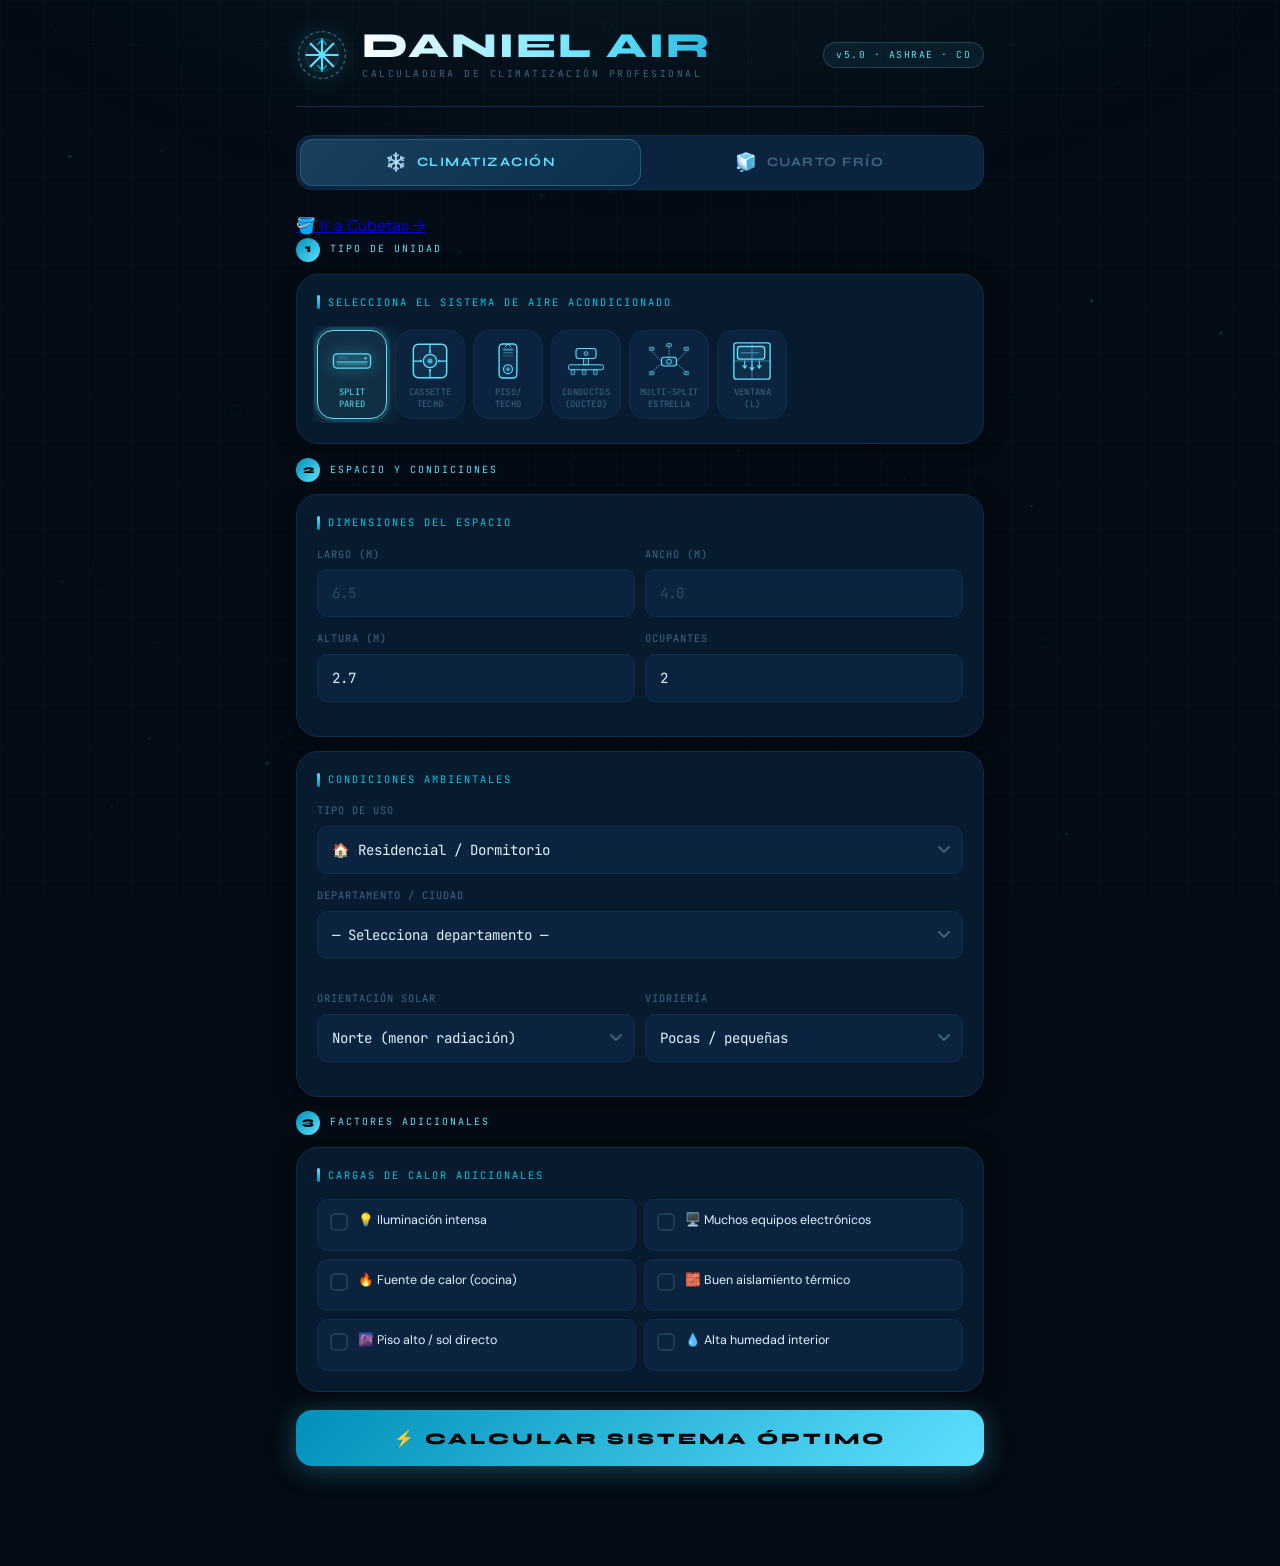
<file: index.html>
<!DOCTYPE html>
<html lang="es">
<head>
<meta charset="UTF-8">
<meta name="viewport" content="width=device-width, initial-scale=1.0, maximum-scale=1.0, user-scalable=no">
<meta name="theme-color" content="#04080f">
<title>Daniel Air — Calculadora de Climatización</title>
<link href="https://fonts.googleapis.com/css2?family=Syne:wght@400;600;700;800&family=DM+Sans:ital,opsz,wght@0,9..40,300;0,9..40,400;0,9..40,500;0,9..40,600;1,9..40,300&family=JetBrains+Mono:wght@400;500;600&display=swap" rel="stylesheet">
<link rel="stylesheet" href="styles.css">
</head>
<body>

<div class="bg-layer bg-grid"></div>
<div class="bg-layer bg-glow"></div>
<canvas id="particles"></canvas>
<div class="snowflakes" id="snowflakes"></div>

<div class="wrap">

<!-- HEADER -->
<header>
  <div class="header-inner">
    <div class="logo-ring">
      <svg viewBox="0 0 60 60" fill="none" xmlns="http://www.w3.org/2000/svg">
        <circle cx="30" cy="30" r="27" stroke="#5de0ff" stroke-width="1.5" stroke-dasharray="4 3" opacity="0.4"/>
        <circle cx="30" cy="30" r="19" stroke="#5de0ff" stroke-width="1" opacity="0.2"/>
        <line x1="30" y1="12" x2="30" y2="48" stroke="#5de0ff" stroke-width="2.5" stroke-linecap="round"/>
        <line x1="12" y1="30" x2="48" y2="30" stroke="#5de0ff" stroke-width="2.5" stroke-linecap="round"/>
        <line x1="17" y1="17" x2="43" y2="43" stroke="#5de0ff" stroke-width="2.5" stroke-linecap="round"/>
        <line x1="43" y1="17" x2="17" y2="43" stroke="#5de0ff" stroke-width="2.5" stroke-linecap="round"/>
        <line x1="30" y1="12" x2="25" y2="18" stroke="#00b8d9" stroke-width="1.5" stroke-linecap="round"/>
        <line x1="30" y1="12" x2="35" y2="18" stroke="#00b8d9" stroke-width="1.5" stroke-linecap="round"/>
        <line x1="30" y1="48" x2="25" y2="42" stroke="#00b8d9" stroke-width="1.5" stroke-linecap="round"/>
        <line x1="30" y1="48" x2="35" y2="42" stroke="#00b8d9" stroke-width="1.5" stroke-linecap="round"/>
        <circle cx="30" cy="30" r="4" fill="#5de0ff" opacity="0.9"/>
      </svg>
    </div>
    <div class="header-copy">
      <h1>DANIEL AIR</h1>
      <p>Calculadora de Climatización Profesional</p>
    </div>
    <div class="ver-badge">v5.0 · ASHRAE · CO</div>
  </div>
</header>

<!-- MODE TOGGLE -->
<div class="mode-toggle">
  <button class="mode-btn active-ac" id="btn-mode-ac" onclick="setMode('ac')">
    <span class="mode-icon">❄️</span> Climatización
  </button>
  <button class="mode-btn" id="btn-mode-cold" onclick="setMode('cold')">
    <span class="mode-icon">🧊</span> Cuarto Frío
  </button>
</div>

<!-- BOTÓN CUBETAS -->
<div class="btn-cubetas-wrap">
  <a href="cubetas.html" class="btn-cubetas">
    <span class="btn-cubetas-icon">🪣</span>
    <span class="btn-cubetas-text">Ir a Cubetas</span>
    <span class="btn-cubetas-arrow">→</span>
  </a>
</div>

<!-- ======================== SECCIÓN CLIMATIZACIÓN ======================== -->
<div class="section-ac" id="section-ac">

  <!-- PASO 1: TIPO DE UNIDAD -->
  <div class="step-label">
    <div class="step-num">1</div>
    <div class="step-text">Tipo de unidad</div>
  </div>
  <div class="card">
    <div class="card-head">Selecciona el sistema de aire acondicionado</div>
    <div class="ac-scroll" id="ac-selector">

      <div class="ac-chip active" data-type="split_pared" onclick="selectAC(this)">
        <svg viewBox="0 0 56 32" fill="none"><rect x="2" y="6" width="52" height="20" rx="5" stroke="#5de0ff" stroke-width="1.8" fill="rgba(93,224,255,0.07)"/><rect x="6" y="16" width="44" height="3" rx="1.5" fill="#5de0ff" opacity="0.5"/><rect x="6" y="20" width="44" height="2" rx="1" fill="#5de0ff" opacity="0.25"/><circle cx="47" cy="12" r="2" fill="#5de0ff" opacity="0.7"/><rect x="8" y="9" width="14" height="5" rx="2" fill="#5de0ff" opacity="0.15"/></svg>
        <span class="ac-chip-label">Split<br>Pared</span>
      </div>

      <div class="ac-chip" data-type="cassette" onclick="selectAC(this)">
        <svg viewBox="0 0 48 48" fill="none"><rect x="4" y="4" width="40" height="40" rx="6" stroke="#5de0ff" stroke-width="1.8" fill="rgba(93,224,255,0.06)"/><path d="M24 4 L24 14" stroke="#5de0ff" stroke-width="1.5" stroke-linecap="round"/><path d="M24 34 L24 44" stroke="#5de0ff" stroke-width="1.5" stroke-linecap="round"/><path d="M4 24 L14 24" stroke="#5de0ff" stroke-width="1.5" stroke-linecap="round"/><path d="M34 24 L44 24" stroke="#5de0ff" stroke-width="1.5" stroke-linecap="round"/><circle cx="24" cy="24" r="8" stroke="#5de0ff" stroke-width="1.5" fill="rgba(93,224,255,0.1)"/><circle cx="24" cy="24" r="3" fill="#5de0ff" opacity="0.7"/><path d="M24 10 L22 14 L26 14Z" fill="#5de0ff" opacity="0.6"/><path d="M24 38 L22 34 L26 34Z" fill="#5de0ff" opacity="0.6"/><path d="M10 24 L14 22 L14 26Z" fill="#5de0ff" opacity="0.6"/><path d="M38 24 L34 22 L34 26Z" fill="#5de0ff" opacity="0.6"/></svg>
        <span class="ac-chip-label">Cassette<br>Techo</span>
      </div>

      <div class="ac-chip" data-type="split_piso_techo" onclick="selectAC(this)">
        <svg viewBox="0 0 32 54" fill="none"><rect x="4" y="4" width="24" height="46" rx="5" stroke="#5de0ff" stroke-width="1.8" fill="rgba(93,224,255,0.06)"/><rect x="9" y="10" width="14" height="3" rx="1.5" fill="#5de0ff" opacity="0.5"/><rect x="9" y="15" width="14" height="2" rx="1" fill="#5de0ff" opacity="0.35"/><rect x="9" y="19" width="14" height="2" rx="1" fill="#5de0ff" opacity="0.2"/><circle cx="16" cy="38" r="6" stroke="#5de0ff" stroke-width="1.5" fill="rgba(93,224,255,0.08)"/><circle cx="16" cy="38" r="2.5" fill="#5de0ff" opacity="0.6"/><path d="M12 8 L16 4 L20 8" stroke="#5de0ff" stroke-width="1.3" fill="none" stroke-linecap="round"/></svg>
        <span class="ac-chip-label">Piso/<br>Techo</span>
      </div>

      <div class="ac-chip" data-type="conductos" onclick="selectAC(this)">
        <svg viewBox="0 0 64 48" fill="none"><rect x="16" y="4" width="32" height="16" rx="4" stroke="#5de0ff" stroke-width="1.8" fill="rgba(93,224,255,0.06)"/><rect x="28" y="20" width="8" height="10" fill="rgba(93,224,255,0.15)" stroke="#5de0ff" stroke-width="1.3"/><rect x="4" y="30" width="56" height="8" rx="3" stroke="#5de0ff" stroke-width="1.5" fill="rgba(93,224,255,0.06)"/><rect x="8" y="38" width="6" height="8" rx="1.5" fill="rgba(93,224,255,0.2)" stroke="#5de0ff" stroke-width="1"/><rect x="26" y="38" width="6" height="8" rx="1.5" fill="rgba(93,224,255,0.2)" stroke="#5de0ff" stroke-width="1"/><rect x="44" y="38" width="6" height="8" rx="1.5" fill="rgba(93,224,255,0.2)" stroke="#5de0ff" stroke-width="1"/><circle cx="32" cy="12" r="3" stroke="#5de0ff" stroke-width="1.3" fill="rgba(93,224,255,0.1)"/></svg>
        <span class="ac-chip-label">Conductos<br>(Ducted)</span>
      </div>

      <div class="ac-chip" data-type="multisplit" onclick="selectAC(this)">
        <svg viewBox="0 0 64 56" fill="none"><rect x="20" y="22" width="24" height="14" rx="4" stroke="#5de0ff" stroke-width="1.8" fill="rgba(93,224,255,0.1)"/><circle cx="32" cy="29" r="4" stroke="#5de0ff" stroke-width="1.3" fill="rgba(93,224,255,0.08)"/><line x1="20" y1="29" x2="4" y2="12" stroke="#5de0ff" stroke-width="1.2" stroke-dasharray="2.5 2"/><line x1="32" y1="22" x2="32" y2="4" stroke="#5de0ff" stroke-width="1.2" stroke-dasharray="2.5 2"/><line x1="44" y1="29" x2="60" y2="12" stroke="#5de0ff" stroke-width="1.2" stroke-dasharray="2.5 2"/><line x1="20" y1="32" x2="4" y2="46" stroke="#5de0ff" stroke-width="1.2" stroke-dasharray="2.5 2"/><line x1="44" y1="32" x2="60" y2="46" stroke="#5de0ff" stroke-width="1.2" stroke-dasharray="2.5 2"/><rect x="0" y="6" width="8" height="5" rx="1.5" fill="rgba(93,224,255,0.3)" stroke="#5de0ff" stroke-width="1"/><rect x="28" y="0" width="8" height="5" rx="1.5" fill="rgba(93,224,255,0.3)" stroke="#5de0ff" stroke-width="1"/><rect x="56" y="6" width="8" height="5" rx="1.5" fill="rgba(93,224,255,0.3)" stroke="#5de0ff" stroke-width="1"/><rect x="0" y="45" width="8" height="5" rx="1.5" fill="rgba(93,224,255,0.3)" stroke="#5de0ff" stroke-width="1"/><rect x="56" y="45" width="8" height="5" rx="1.5" fill="rgba(93,224,255,0.3)" stroke="#5de0ff" stroke-width="1"/></svg>
        <span class="ac-chip-label">Multi-Split<br>Estrella</span>
      </div>

      <div class="ac-chip" data-type="ventana" onclick="selectAC(this)">
        <svg viewBox="0 0 44 44" fill="none"><rect x="2" y="2" width="40" height="40" rx="3" stroke="#5de0ff" stroke-width="1.5" fill="rgba(93,224,255,0.05)"/><line x1="22" y1="2" x2="22" y2="42" stroke="#5de0ff" stroke-width="1" opacity="0.5"/><line x1="2" y1="22" x2="42" y2="22" stroke="#5de0ff" stroke-width="1" opacity="0.5"/><rect x="6" y="6" width="30" height="14" rx="3" stroke="#5de0ff" stroke-width="1.5" fill="rgba(93,224,255,0.12)"/><line x1="10" y1="13" x2="30" y2="13" stroke="#5de0ff" stroke-width="1" opacity="0.6"/><path d="M14 22 L14 30 M14 30 L12 27 M14 30 L16 27" stroke="#5de0ff" stroke-width="1.2" stroke-linecap="round"/><path d="M22 22 L22 32 M22 32 L20 29 M22 32 L24 29" stroke="#5de0ff" stroke-width="1.2" stroke-linecap="round"/><path d="M30 22 L30 30 M30 30 L28 27 M30 30 L32 27" stroke="#5de0ff" stroke-width="1.2" stroke-linecap="round"/></svg>
        <span class="ac-chip-label">Ventana<br>(L)</span>
      </div>
    </div>
  </div>

  <!-- PASO 2: DIMENSIONES + CONDICIONES -->
  <div class="step-label">
    <div class="step-num">2</div>
    <div class="step-text">Espacio y condiciones</div>
  </div>

  <div class="card">
    <div class="card-head">Dimensiones del espacio</div>
    <div class="field-row">
      <div class="field">
        <label class="field-label">Largo (m)</label>
        <input type="number" id="largo" placeholder="6.5" min="1" max="200" step="0.1" inputmode="decimal">
      </div>
      <div class="field">
        <label class="field-label">Ancho (m)</label>
        <input type="number" id="ancho" placeholder="4.0" min="1" max="200" step="0.1" inputmode="decimal">
      </div>
    </div>
    <div class="field-row">
      <div class="field">
        <label class="field-label">Altura (m)</label>
        <input type="number" id="altura" placeholder="2.7" min="1.8" max="12" step="0.1" value="2.7" inputmode="decimal">
      </div>
      <div class="field">
        <label class="field-label">Ocupantes</label>
        <input type="number" id="personas" placeholder="2" min="1" max="500" step="1" value="2" inputmode="numeric">
      </div>
    </div>
  </div>

  <div class="card">
    <div class="card-head">Condiciones ambientales</div>
    <div class="field">
      <label class="field-label">Tipo de uso</label>
      <select id="uso">
        <option value="residencial">🏠 Residencial / Dormitorio</option>
        <option value="oficina">💼 Oficina / Trabajo</option>
        <option value="comercial">🏪 Local Comercial</option>
        <option value="servidores">🖥️ Sala de Servidores</option>
        <option value="gym">🏋️ Gimnasio / Alta actividad</option>
        <option value="restaurante">🍽️ Restaurante / Cocina</option>
      </select>
    </div>
    <div class="field">
      <label class="field-label">Departamento / Ciudad</label>
      <select id="depto" onchange="updateTempHint()">
        <option value="">— Selecciona departamento —</option>
        <option value="amazonas">Amazonas (28–33°C)</option>
        <option value="antioquia">Antioquia (18–28°C)</option>
        <option value="arauca">Arauca (28–35°C)</option>
        <option value="atlantico">Atlántico (28–34°C)</option>
        <option value="bolivar">Bolívar (28–35°C)</option>
        <option value="boyaca">Boyacá (8–18°C)</option>
        <option value="caldas">Caldas (14–24°C)</option>
        <option value="caqueta">Caquetá (26–32°C)</option>
        <option value="casanare">Casanare (28–35°C)</option>
        <option value="cauca">Cauca (14–24°C)</option>
        <option value="cesar">Cesar (28–36°C)</option>
        <option value="choco">Chocó (26–33°C)</option>
        <option value="cordoba">Córdoba (28–36°C)</option>
        <option value="cundinamarca">Cundinamarca (8–22°C)</option>
        <option value="guainia">Guainía (27–34°C)</option>
        <option value="guaviare">Guaviare (26–32°C)</option>
        <option value="huila">Huila (20–32°C)</option>
        <option value="laguajira">La Guajira (30–40°C)</option>
        <option value="magdalena">Magdalena (28–35°C)</option>
        <option value="meta">Meta (26–34°C)</option>
        <option value="narino">Nariño (10–22°C)</option>
        <option value="nortedesantander">Norte de Santander (22–32°C)</option>
        <option value="putumayo">Putumayo (20–30°C)</option>
        <option value="quindio">Quindío (16–26°C)</option>
        <option value="risaralda">Risaralda (14–26°C)</option>
        <option value="sanandrés">San Andrés y Providencia (28–32°C)</option>
        <option value="santander">Santander (18–32°C)</option>
        <option value="sucre">Sucre (28–36°C)</option>
        <option value="tolima">Tolima (20–36°C)</option>
        <option value="valledecauca">Valle del Cauca (18–30°C)</option>
        <option value="vaupes">Vaupés (27–33°C)</option>
        <option value="vichada">Vichada (28–36°C)</option>
        <option value="bogota">Bogotá D.C. (6–18°C)</option>
        <option value="barranquilla">Barranquilla (28–36°C)</option>
        <option value="cartagena">Cartagena (28–35°C)</option>
        <option value="medellin">Medellín (17–28°C)</option>
        <option value="cali">Cali (18–28°C)</option>
        <option value="bucaramanga">Bucaramanga (18–28°C)</option>
        <option value="cucuta">Cúcuta (24–38°C)</option>
        <option value="manizales">Manizales (13–22°C)</option>
        <option value="villavicencio">Villavicencio (26–34°C)</option>
        <option value="monteria">Montería (27–36°C)</option>
        <option value="pasto">Pasto (8–18°C)</option>
        <option value="neiva">Neiva (24–36°C)</option>
        <option value="ibague">Ibagué (20–32°C)</option>
        <option value="pereira">Pereira (16–26°C)</option>
        <option value="soledad">Soledad / Sabanalarga (28–34°C)</option>
        <option value="sincelejo">Sincelejo (28–35°C)</option>
        <option value="valledupar">Valledupar (28–38°C)</option>
        <option value="riohacha">Riohacha (30–40°C)</option>
        <option value="florencia">Florencia (25–32°C)</option>
        <option value="quibdo">Quibdó (26–33°C)</option>
        <option value="popayan">Popayán (14–22°C)</option>
        <option value="armenia">Armenia (16–26°C)</option>
        <option value="tunja">Tunja (6–16°C)</option>
        <option value="yopal">Yopal (27–34°C)</option>
        <option value="arauca_city">Arauca ciudad (27–35°C)</option>
        <option value="mocoa">Mocoa (20–30°C)</option>
        <option value="mitu">Mitú (26–33°C)</option>
        <option value="puerto_inirida">Puerto Inírida (27–34°C)</option>
        <option value="san_jose_guaviare">San José del Guaviare (25–32°C)</option>
        <option value="puerto_carreno">Puerto Carreño (28–36°C)</option>
      </select>
      <div class="temp-hint" id="temp-hint"></div>
    </div>
    <div class="field-row">
      <div class="field">
        <label class="field-label">Orientación solar</label>
        <select id="orientacion">
          <option value="norte">Norte (menor radiación)</option>
          <option value="sur">Sur (moderada)</option>
          <option value="este">Este (mañana)</option>
          <option value="oeste">Oeste (tarde — más carga)</option>
        </select>
      </div>
      <div class="field">
        <label class="field-label">Vidriería</label>
        <select id="ventanas">
          <option value="poca">Pocas / pequeñas</option>
          <option value="media">Moderadas</option>
          <option value="mucha">Muchas / p-a-techo</option>
        </select>
      </div>
    </div>
  </div>

  <!-- PASO 3: FACTORES -->
  <div class="step-label">
    <div class="step-num">3</div>
    <div class="step-text">Factores adicionales</div>
  </div>
  <div class="card">
    <div class="card-head">Cargas de calor adicionales</div>
    <div class="checks">
      <label class="chk" for="f_ilum">
        <input type="checkbox" id="f_ilum">
        <div class="chk-box"></div>
        💡 Iluminación intensa
      </label>
      <label class="chk" for="f_equip">
        <input type="checkbox" id="f_equip">
        <div class="chk-box"></div>
        🖥️ Muchos equipos electrónicos
      </label>
      <label class="chk" for="f_coc">
        <input type="checkbox" id="f_coc">
        <div class="chk-box"></div>
        🔥 Fuente de calor (cocina)
      </label>
      <label class="chk" for="f_aisl">
        <input type="checkbox" id="f_aisl">
        <div class="chk-box"></div>
        🧱 Buen aislamiento térmico
      </label>
      <label class="chk" for="f_alto">
        <input type="checkbox" id="f_alto">
        <div class="chk-box"></div>
        🌆 Piso alto / sol directo
      </label>
      <label class="chk" for="f_hum">
        <input type="checkbox" id="f_hum">
        <div class="chk-box"></div>
        💧 Alta humedad interior
      </label>
    </div>
  </div>

  <div class="btn-wrap">
    <button class="btn-calc" onclick="calcular()">⚡ Calcular sistema óptimo</button>
  </div>

</div><!-- /section-ac -->

<!-- ======================== SECCIÓN CUARTO FRÍO ======================== -->
<div class="section-cold" id="section-cold" style="display:none;">

  <!-- PASO 1: TIPO DE ALMACENAMIENTO -->
  <div class="step-label">
    <div class="step-num cold-num">1</div>
    <div class="step-text cold-text">Tipo de almacenamiento</div>
  </div>
  <div class="card cold-card">
    <div class="card-head cold-head">Producto a conservar</div>
    <div class="cold-products" id="cold-products">

      <div class="cold-chip active" data-product="carnes" onclick="selectColdProduct(this)">
        <div class="cold-chip-icon">🥩</div>
        <div class="cold-chip-info">
          <div class="cold-chip-name">Carnes y aves</div>
          <div class="cold-chip-temp">0°C a 4°C</div>
        </div>
      </div>

      <div class="cold-chip" data-product="frutas_verduras" onclick="selectColdProduct(this)">
        <div class="cold-chip-icon">🥦</div>
        <div class="cold-chip-info">
          <div class="cold-chip-name">Frutas y verduras</div>
          <div class="cold-chip-temp">4°C a 8°C</div>
        </div>
      </div>

      <div class="cold-chip" data-product="lacteos" onclick="selectColdProduct(this)">
        <div class="cold-chip-icon">🧀</div>
        <div class="cold-chip-info">
          <div class="cold-chip-name">Lácteos</div>
          <div class="cold-chip-temp">2°C a 6°C</div>
        </div>
      </div>

      <div class="cold-chip" data-product="bebidas" onclick="selectColdProduct(this)">
        <div class="cold-chip-icon">🍺</div>
        <div class="cold-chip-info">
          <div class="cold-chip-name">Bebidas / flores</div>
          <div class="cold-chip-temp">6°C a 10°C</div>
        </div>
      </div>

      <div class="cold-chip" data-product="pescados" onclick="selectColdProduct(this)">
        <div class="cold-chip-icon">🐟</div>
        <div class="cold-chip-info">
          <div class="cold-chip-name">Pescados y mariscos</div>
          <div class="cold-chip-temp">-2°C a 2°C</div>
        </div>
      </div>

      <div class="cold-chip" data-product="congelados" onclick="selectColdProduct(this)">
        <div class="cold-chip-icon">🧊</div>
        <div class="cold-chip-info">
          <div class="cold-chip-name">Congelados profundos</div>
          <div class="cold-chip-temp">-18°C a -22°C</div>
        </div>
      </div>

      <div class="cold-chip" data-product="helados" onclick="selectColdProduct(this)">
        <div class="cold-chip-icon">🍦</div>
        <div class="cold-chip-info">
          <div class="cold-chip-name">Helados / ultra frío</div>
          <div class="cold-chip-temp">-25°C a -30°C</div>
        </div>
      </div>

      <div class="cold-chip" data-product="farmaceutico" onclick="selectColdProduct(this)">
        <div class="cold-chip-icon">💊</div>
        <div class="cold-chip-info">
          <div class="cold-chip-name">Farmacéutico</div>
          <div class="cold-chip-temp">2°C a 8°C</div>
        </div>
      </div>

    </div>
  </div>

  <!-- PASO 2: DIMENSIONES DEL CUARTO -->
  <div class="step-label">
    <div class="step-num cold-num">2</div>
    <div class="step-text cold-text">Dimensiones del cuarto frío</div>
  </div>
  <div class="card cold-card">
    <div class="card-head cold-head">Medidas internas del recinto</div>
    <div class="field-row-3">
      <div class="field">
        <label class="field-label">Largo (m)</label>
        <input type="number" class="cold-input" id="cf_largo" placeholder="3.0" min="0.5" max="100" step="0.1" inputmode="decimal">
      </div>
      <div class="field">
        <label class="field-label">Ancho (m)</label>
        <input type="number" class="cold-input" id="cf_ancho" placeholder="2.5" min="0.5" max="100" step="0.1" inputmode="decimal">
      </div>
      <div class="field">
        <label class="field-label">Alto (m)</label>
        <input type="number" class="cold-input" id="cf_alto" placeholder="2.2" min="1.5" max="10" step="0.1" value="2.2" inputmode="decimal">
      </div>
    </div>
    <div class="field-row">
      <div class="field">
        <label class="field-label">Carga de producto (kg/día)</label>
        <input type="number" class="cold-input" id="cf_carga" placeholder="200" min="0" max="50000" step="10" inputmode="numeric">
      </div>
      <div class="field">
        <label class="field-label">Temp. inicial producto (°C)</label>
        <input type="number" class="cold-input" id="cf_temp_entrada" placeholder="25" min="-10" max="60" step="1" value="25" inputmode="decimal">
      </div>
    </div>
  </div>

  <!-- PASO 3: CONDICIONES -->
  <div class="step-label">
    <div class="step-num cold-num">3</div>
    <div class="step-text cold-text">Condiciones del entorno</div>
  </div>
  <div class="card cold-card">
    <div class="card-head cold-head">Ambiente exterior y construcción</div>
    <div class="field-row">
      <div class="field">
        <label class="field-label">Temp. exterior (°C)</label>
        <input type="number" class="cold-input" id="cf_text" placeholder="32" min="5" max="45" step="1" value="32" inputmode="decimal">
      </div>
      <div class="field">
        <label class="field-label">Aislamiento paredes</label>
        <select class="cold-select" id="cf_aisl">
          <option value="bajo">Bajo (poliuretano 50mm)</option>
          <option value="medio" selected>Medio (poliuretano 80mm)</option>
          <option value="alto">Alto (poliuretano 100mm)</option>
          <option value="muy_alto">Muy alto (150mm+)</option>
        </select>
      </div>
    </div>
    <div class="field-row">
      <div class="field">
        <label class="field-label">Frecuencia de apertura</label>
        <select class="cold-select" id="cf_apertura">
          <option value="baja">Baja (1–3 veces/día)</option>
          <option value="media" selected>Media (4–10 veces/día)</option>
          <option value="alta">Alta (11–20 veces/día)</option>
          <option value="muy_alta">Muy alta / cortina aire</option>
        </select>
      </div>
      <div class="field">
        <label class="field-label">Iluminación interna</label>
        <select class="cold-select" id="cf_luz">
          <option value="led">LED (baja carga)</option>
          <option value="fluorescente">Fluorescente</option>
          <option value="incandescente">Incandescente (alta carga)</option>
        </select>
      </div>
    </div>
  </div>

  <!-- PASO 4: FACTORES ADICIONALES -->
  <div class="step-label">
    <div class="step-num cold-num">4</div>
    <div class="step-text cold-text">Factores adicionales</div>
  </div>
  <div class="card cold-card">
    <div class="card-head cold-head">Condiciones especiales del cuarto frío</div>
    <div class="checks">
      <label class="chk cold-chk" for="cf_sol">
        <input type="checkbox" id="cf_sol">
        <div class="chk-box"></div>
        ☀️ Pared/techo con sol directo
      </label>
      <label class="chk cold-chk" for="cf_motor">
        <input type="checkbox" id="cf_motor">
        <div class="chk-box"></div>
        ⚙️ Motor evaporador interno
      </label>
      <label class="chk cold-chk" for="cf_humedad">
        <input type="checkbox" id="cf_humedad">
        <div class="chk-box"></div>
        💧 Producto húmedo (pescado etc.)
      </label>
      <label class="chk cold-chk" for="cf_personas">
        <input type="checkbox" id="cf_personas">
        <div class="chk-box"></div>
        👷 Personal dentro del cuarto
      </label>
    </div>
  </div>

  <div class="btn-wrap">
    <button class="btn-calc cold-btn" onclick="calcularCuartoFrio()">🧊 Calcular cuarto frío</button>
  </div>

</div><!-- /section-cold -->

<!-- RESULTS (shared) -->
<div id="results">
  <div class="divider"></div>
  <div class="section-head" id="results-title">Resultados del análisis</div>

  <!-- AC Results -->
  <div id="res-ac-block">
    <div class="metrics" id="metrics">
      <div class="met c-ice">
        <div class="met-lbl">Área total</div>
        <div class="met-val" id="r-area">—</div>
        <div class="met-unit">m²</div>
      </div>
      <div class="met c-hot">
        <div class="met-lbl">Carga térmica</div>
        <div class="met-val" id="r-btu">—</div>
        <div class="met-unit">BTU/h</div>
      </div>
      <div class="met c-grn">
        <div class="met-lbl">Capacidad</div>
        <div class="met-val" id="r-tr">—</div>
        <div class="met-unit">Ton. ref.</div>
      </div>
      <div class="met c-amb">
        <div class="met-lbl">Temp. objetivo</div>
        <div class="met-val" id="r-temp">—</div>
        <div class="met-unit">°C recomendado</div>
      </div>
    </div>

    <div class="ac-result" id="ac-result">
      <div class="ac-result-inner">
        <div class="ac-result-svg" id="ac-result-svg"></div>
        <div class="ac-result-info">
          <div class="ac-result-name" id="ac-nombre">—</div>
          <div class="ac-result-sub" id="ac-sub">—</div>
          <div class="detail-grid" id="ac-details"></div>
        </div>
      </div>
    </div>

    <div class="section-head">Aptitud para trabajadores — ASHRAE 55 / ISO 7730</div>
    <div id="worker-result"></div>

    <div class="card">
      <div class="card-head">Referencia de temperaturas por norma</div>
      <div class="tbl-wrap">
        <table>
          <thead>
            <tr>
              <th>Tipo de actividad</th>
              <th>Verano</th>
              <th>Invierno</th>
              <th>Humedad</th>
              <th>Norma</th>
            </tr>
          </thead>
          <tbody>
            <tr><td>Oficina / sedentario</td><td><span class="pill p-ice">23–26°C</span></td><td><span class="pill p-ice">20–23°C</span></td><td>40–60%</td><td><span class="pill p-grn">ASHRAE 55</span></td></tr>
            <tr><td>Trabajo ligero de pie</td><td><span class="pill p-ice">22–25°C</span></td><td><span class="pill p-ice">19–22°C</span></td><td>40–60%</td><td><span class="pill p-grn">ISO 7730</span></td></tr>
            <tr><td>Trabajo físico moderado</td><td><span class="pill p-amb">18–22°C</span></td><td><span class="pill p-amb">16–20°C</span></td><td>35–60%</td><td><span class="pill p-grn">ISO 7730</span></td></tr>
            <tr><td>Sala de servidores</td><td><span class="pill p-ice">18–27°C</span></td><td><span class="pill p-ice">18–27°C</span></td><td>40–55%</td><td><span class="pill p-grn">ASHRAE A2</span></td></tr>
            <tr><td>Dormitorio / descanso</td><td><span class="pill p-ice">24–26°C</span></td><td><span class="pill p-ice">20–22°C</span></td><td>40–60%</td><td><span class="pill p-amb">Recomendado</span></td></tr>
          </tbody>
        </table>
      </div>
    </div>
  </div>

  <!-- COLD ROOM Results -->
  <div id="res-cold-block" style="display:none;">
    <div class="metrics" id="cold-metrics">
      <div class="met c-cold">
        <div class="met-lbl">Volumen</div>
        <div class="met-val" id="cr-vol">—</div>
        <div class="met-unit">m³</div>
      </div>
      <div class="met c-blue">
        <div class="met-lbl">Temp. servicio</div>
        <div class="met-val" id="cr-temp">—</div>
        <div class="met-unit">°C interior</div>
      </div>
      <div class="met c-cold">
        <div class="met-lbl">Carga total</div>
        <div class="met-val" id="cr-btu">—</div>
        <div class="met-unit">BTU/h</div>
      </div>
      <div class="met c-grn">
        <div class="met-lbl">Potencia</div>
        <div class="met-val" id="cr-hp">—</div>
        <div class="met-unit">HP compresor</div>
      </div>
    </div>

    <div class="ac-result cold-result" id="cold-result-card">
      <div class="ac-result-inner">
        <div class="ac-result-svg cold-svg" id="cold-result-svg">
          <svg viewBox="0 0 72 72" fill="none" xmlns="http://www.w3.org/2000/svg">
            <rect x="6" y="14" width="60" height="50" rx="6" stroke="#a78bfa" stroke-width="2.5" fill="rgba(167,139,250,0.07)"/>
            <rect x="14" y="6" width="44" height="12" rx="4" stroke="#a78bfa" stroke-width="2" fill="rgba(167,139,250,0.1)"/>
            <line x1="36" y1="22" x2="36" y2="58" stroke="#a78bfa" stroke-width="2" stroke-linecap="round"/>
            <line x1="20" y1="40" x2="52" y2="40" stroke="#a78bfa" stroke-width="2" stroke-linecap="round"/>
            <line x1="22" y1="26" x2="50" y2="54" stroke="#a78bfa" stroke-width="1.5" stroke-linecap="round" opacity="0.6"/>
            <line x1="50" y1="26" x2="22" y2="54" stroke="#a78bfa" stroke-width="1.5" stroke-linecap="round" opacity="0.6"/>
            <circle cx="36" cy="40" r="5" fill="#a78bfa" opacity="0.8"/>
            <path d="M36 22 L33 27 L39 27Z" fill="#a78bfa" opacity="0.7"/>
            <path d="M36 58 L33 53 L39 53Z" fill="#a78bfa" opacity="0.7"/>
            <path d="M20 40 L25 37 L25 43Z" fill="#a78bfa" opacity="0.7"/>
            <path d="M52 40 L47 37 L47 43Z" fill="#a78bfa" opacity="0.7"/>
          </svg>
        </div>
        <div class="ac-result-info">
          <div class="ac-result-name" id="cold-nombre">—</div>
          <div class="ac-result-sub" id="cold-sub">—</div>
          <div class="detail-grid" id="cold-details"></div>
        </div>
      </div>
    </div>

    <div class="cold-breakdown" id="cold-breakdown">
      <div class="cold-breakdown-title">Desglose de cargas térmicas</div>
      <div id="cold-breakdown-rows"></div>
      <div class="breakdown-total">
        <div class="breakdown-total-label">CARGA TOTAL (+ 10% seguridad)</div>
        <div class="breakdown-total-val" id="cold-total-val">—</div>
      </div>
    </div>

    <div class="section-head cold-sh">Normativa aplicable</div>
    <div class="card cold-card">
      <div class="card-head cold-head">Temperatura de servicio por producto (INVIMA / Codex)</div>
      <div class="tbl-wrap">
        <table>
          <thead>
            <tr>
              <th>Producto</th>
              <th>Temp. servicio</th>
              <th>HR recomendada</th>
              <th>Vida útil</th>
            </tr>
          </thead>
          <tbody>
            <tr><td>Carnes frescas</td><td><span class="pill p-cold">0°C a 4°C</span></td><td>85–95%</td><td>5–7 días</td></tr>
            <tr><td>Frutas / verduras</td><td><span class="pill p-cold">4°C a 8°C</span></td><td>85–95%</td><td>7–21 días</td></tr>
            <tr><td>Lácteos</td><td><span class="pill p-cold">2°C a 6°C</span></td><td>70–85%</td><td>14–30 días</td></tr>
            <tr><td>Bebidas / flores</td><td><span class="pill p-cold">6°C a 10°C</span></td><td>70–80%</td><td>Variable</td></tr>
            <tr><td>Pescados / mariscos</td><td><span class="pill p-cold">-2°C a 2°C</span></td><td>95–100%</td><td>2–5 días</td></tr>
            <tr><td>Congelados</td><td><span class="pill p-cold">-18°C a -22°C</span></td><td>90–100%</td><td>3–12 meses</td></tr>
            <tr><td>Helados</td><td><span class="pill p-cold">-25°C a -30°C</span></td><td>90–100%</td><td>12+ meses</td></tr>
            <tr><td>Farmacéuticos</td><td><span class="pill p-cold">2°C a 8°C</span></td><td>40–60%</td><td>Ver ficha técnica</td></tr>
          </tbody>
        </table>
      </div>
    </div>

    <div id="cold-worker-result"></div>
  </div>

  <div class="disc" id="disc-txt">⚠️ Este cálculo es una estimación basada en el método simplificado de carga térmica. Para proyectos críticos se recomienda el cálculo ASHRAE Handbook of Fundamentals (Manual J). Las temperaturas son rangos típicos por altitud y región de Colombia.</div>
</div>

<div class="safe-bottom"></div>
</div><!-- /wrap -->

<script>
/* ===== PARTICLES ===== */
(function(){
  const c=document.getElementById('particles');
  const ctx=c.getContext('2d');
  let W,H,pts=[];
  function resize(){W=c.width=window.innerWidth;H=c.height=window.innerHeight;}
  window.addEventListener('resize',resize); resize();
  function Pt(){
    this.reset=()=>{this.x=Math.random()*W;this.y=Math.random()*H;this.vx=(Math.random()-.5)*.3;this.vy=(Math.random()-.5)*.3;this.r=Math.random()*1.6+.4;this.a=Math.random()*.45+.1;this.t=Math.floor(Math.random()*3)};this.reset();
  }
  for(let i=0;i<80;i++)pts.push(new Pt());
  function loop(){
    ctx.clearRect(0,0,W,H);
    ctx.lineWidth=.5;
    for(let i=0;i<pts.length;i++)for(let j=i+1;j<pts.length;j++){
      const dx=pts[i].x-pts[j].x,dy=pts[i].y-pts[j].y,d=Math.sqrt(dx*dx+dy*dy);
      if(d<100){ctx.globalAlpha=(1-d/100)*.08;ctx.strokeStyle='#5de0ff';ctx.beginPath();ctx.moveTo(pts[i].x,pts[i].y);ctx.lineTo(pts[j].x,pts[j].y);ctx.stroke();}
    }
    ctx.globalAlpha=1;
    pts.forEach(p=>{
      p.x+=p.vx;p.y+=p.vy;
      if(p.x<-10||p.x>W+10||p.y<-10||p.y>H+10)p.reset();
      if(p.t===0){ctx.beginPath();ctx.arc(p.x,p.y,p.r,0,Math.PI*2);ctx.fillStyle=`rgba(93,224,255,${p.a})`;ctx.fill();}
      else if(p.t===1){
        ctx.save();ctx.globalAlpha=p.a*.4;ctx.strokeStyle='#5de0ff';ctx.lineWidth=.7;ctx.translate(p.x,p.y);
        for(let k=0;k<6;k++){ctx.rotate(Math.PI/3);ctx.beginPath();ctx.moveTo(0,0);ctx.lineTo(0,p.r*2.5);ctx.stroke();}
        ctx.restore();
      } else {
        ctx.save();ctx.globalAlpha=p.a*.5;ctx.strokeStyle='#00b8d9';ctx.lineWidth=.6;ctx.beginPath();
        for(let k=0;k<6;k++){const a=k*Math.PI/3;k===0?ctx.moveTo(p.x+p.r*3*Math.cos(a),p.y+p.r*3*Math.sin(a)):ctx.lineTo(p.x+p.r*3*Math.cos(a),p.y+p.r*3*Math.sin(a));}
        ctx.closePath();ctx.stroke();ctx.restore();
      }
    });
    requestAnimationFrame(loop);
  }
  loop();
})();

/* ===== SNOWFLAKES ===== */
(function(){
  const cont=document.getElementById('snowflakes');
  ['❄','❅','❆','·','✦'].forEach((_,i)=>{
    for(let j=0;j<4;j++){
      const el=document.createElement('div');
      el.className='sf';
      el.textContent=['❄','❅','❆','·','✦'][Math.floor(Math.random()*5)];
      el.style.cssText=`left:${Math.random()*100}%;font-size:${Math.random()*9+7}px;animation-duration:${Math.random()*12+9}s;animation-delay:${Math.random()*12}s;opacity:${Math.random()*.35+.08}`;
      cont.appendChild(el);
    }
  });
})();

/* ===== DATA ===== */
const AC_DATA={
  split_pared:{nombre:"Split de Pared Inverter",sub:"Sistema eficiente para espacios medianos",detalles:[{label:"EFICIENCIA",texto:"Alta eficiencia energética (EER 12+). Compresores Inverter reducen consumo hasta 40% vs. convencional."},{label:"RUIDO",texto:"Muy silencioso (18–30 dB interior). Ideal para dormitorios, oficinas y salas."},{label:"CONTROL",texto:"Control preciso de temperatura (±0.5°C). Modo calefacción disponible como bomba de calor."},{label:"INSTALACIÓN",texto:"Requiere unidad exterior + interior. Distancia máx. 15 m entre unidades."}]},
  cassette:{nombre:"Cassette de Techo",sub:"4 vías de distribución — ideal para oficinas abiertas",detalles:[{label:"DISTRIBUCIÓN",texto:"Descarga de aire en 4 direcciones simultáneas. Cobertura 360° para plantas abiertas."},{label:"APLICACIÓN",texto:"Oficinas, salones de eventos, restaurantes y centros comerciales."},{label:"ESTÉTICA",texto:"Instalación embutida en techo falso. Solo visible la rejilla frontal discreta."},{label:"REQUIERE",texto:"Techo falso de al menos 30–40 cm. Acceso para mantenimiento desde el plenum."}]},
  split_piso_techo:{nombre:"Split Piso/Techo",sub:"Distribución uniforme para espacios amplios",detalles:[{label:"DISTRIBUCIÓN",texto:"Flujo de aire horizontal desde el piso o techo, cobertura uniforme en toda la habitación."},{label:"APLICACIÓN",texto:"Locales comerciales, salas de conferencias, espacios sin techo falso."},{label:"POTENCIA",texto:"Disponible desde 18.000 hasta 60.000 BTU/h. Compatible con Inverter."},{label:"INSTALACIÓN",texto:"Flexible: instalable a nivel del piso o suspendido del techo."}]},
  conductos:{nombre:"Sistema por Conductos (Ducted)",sub:"Climatización centralizada invisible — máximo confort",detalles:[{label:"VENTAJA",texto:"Unidad completamente oculta. Distribución por rejillas integradas en la arquitectura."},{label:"APLICACIÓN",texto:"Hoteles, edificios de oficinas, viviendas de alto nivel. Permite climatización multizona."},{label:"EFICIENCIA",texto:"Alta eficiencia con control de zona. Posibilidad de integrar recuperación de calor."},{label:"INVERSIÓN",texto:"Mayor costo inicial e instalación compleja. Requiere diseño previo de red de conductos."}]},
  multisplit:{nombre:"Multi-Split (1 ext / varias int.)",sub:"Múltiples zonas con una sola unidad exterior",detalles:[{label:"FLEXIBILIDAD",texto:"1 unidad exterior conecta hasta 5 interiores. Cada zona con control independiente."},{label:"AHORRO",texto:"Reduce instalaciones exteriores en edificios. Menor impacto visual en fachada."},{label:"CONTROL",texto:"Cada zona puede funcionar independientemente en frío o calor (modelos VRF/VRV)."},{label:"DISEÑO",texto:"Requiere cálculo preciso del sistema de refrigerante para evitar desbalances."}]},
  ventana:{nombre:"Aire Acondicionado de Ventana",sub:"Solución económica para espacios pequeños",detalles:[{label:"ECONÓMICO",texto:"Menor costo de adquisición e instalación. Fácil de instalar en ventanas o paredes."},{label:"LIMITACIÓN",texto:"Mayor nivel de ruido (45–55 dB). No recomendado para dormitorios o trabajo silencioso."},{label:"EFICIENCIA",texto:"Menor eficiencia comparado con split Inverter. Mayor consumo por BTU producido."},{label:"INSTALACIÓN",texto:"Requiere apertura en muro o ventana. Unidad autónoma, sin tubería de refrigerante."}]}
};

const AC_SVGS={
  split_pared:`<svg viewBox="0 0 120 68" fill="none" xmlns="http://www.w3.org/2000/svg"><rect x="4" y="12" width="112" height="44" rx="10" stroke="#5de0ff" stroke-width="2.5" fill="rgba(93,224,255,0.08)"/><rect x="12" y="32" width="96" height="6" rx="3" fill="#5de0ff" opacity="0.5"/><rect x="12" y="40" width="96" height="4" rx="2" fill="#5de0ff" opacity="0.25"/><rect x="14" y="16" width="28" height="12" rx="4" fill="rgba(93,224,255,0.15)"/><circle cx="100" cy="23" r="5" stroke="#5de0ff" stroke-width="1.5" fill="rgba(93,224,255,0.1)"/><circle cx="100" cy="23" r="2" fill="#5de0ff" opacity="0.7"/><path d="M30 56 L28 64 M30 56 L32 64" stroke="#5de0ff" stroke-width="1.2" stroke-linecap="round" opacity="0.5"/><path d="M60 56 L58 64 M60 56 L62 64" stroke="#5de0ff" stroke-width="1.2" stroke-linecap="round" opacity="0.5"/><path d="M90 56 L88 64 M90 56 L92 64" stroke="#5de0ff" stroke-width="1.2" stroke-linecap="round" opacity="0.5"/></svg>`,
  cassette:`<svg viewBox="0 0 88 88" fill="none" xmlns="http://www.w3.org/2000/svg"><rect x="4" y="4" width="80" height="80" rx="10" stroke="#5de0ff" stroke-width="2.5" fill="rgba(93,224,255,0.07)"/><path d="M44 4 L44 26" stroke="#5de0ff" stroke-width="2" stroke-linecap="round"/><path d="M44 62 L44 84" stroke="#5de0ff" stroke-width="2" stroke-linecap="round"/><path d="M4 44 L26 44" stroke="#5de0ff" stroke-width="2" stroke-linecap="round"/><path d="M62 44 L84 44" stroke="#5de0ff" stroke-width="2" stroke-linecap="round"/><circle cx="44" cy="44" r="16" stroke="#5de0ff" stroke-width="2" fill="rgba(93,224,255,0.1)"/><circle cx="44" cy="44" r="6" fill="#5de0ff" opacity="0.6"/><path d="M44 18 L40 26 L48 26Z" fill="#5de0ff" opacity="0.7"/><path d="M44 70 L40 62 L48 62Z" fill="#5de0ff" opacity="0.7"/><path d="M18 44 L26 40 L26 48Z" fill="#5de0ff" opacity="0.7"/><path d="M70 44 L62 40 L62 48Z" fill="#5de0ff" opacity="0.7"/></svg>`,
  split_piso_techo:`<svg viewBox="0 0 60 100" fill="none" xmlns="http://www.w3.org/2000/svg"><rect x="6" y="6" width="48" height="88" rx="10" stroke="#5de0ff" stroke-width="2.5" fill="rgba(93,224,255,0.07)"/><rect x="14" y="18" width="32" height="6" rx="3" fill="#5de0ff" opacity="0.5"/><rect x="14" y="27" width="32" height="4" rx="2" fill="#5de0ff" opacity="0.35"/><rect x="14" y="33" width="32" height="4" rx="2" fill="#5de0ff" opacity="0.2"/><circle cx="30" cy="68" r="14" stroke="#5de0ff" stroke-width="2" fill="rgba(93,224,255,0.08)"/><circle cx="30" cy="68" r="5" fill="#5de0ff" opacity="0.6"/><path d="M22 14 L30 6 L38 14" stroke="#5de0ff" stroke-width="2" fill="none" stroke-linecap="round"/></svg>`,
  conductos:`<svg viewBox="0 0 120 90" fill="none" xmlns="http://www.w3.org/2000/svg"><rect x="30" y="4" width="60" height="28" rx="7" stroke="#5de0ff" stroke-width="2.5" fill="rgba(93,224,255,0.08)"/><circle cx="60" cy="18" r="7" stroke="#5de0ff" stroke-width="1.8" fill="rgba(93,224,255,0.1)"/><circle cx="60" cy="18" r="3" fill="#5de0ff" opacity="0.6"/><rect x="52" y="32" width="16" height="18" fill="rgba(93,224,255,0.15)" stroke="#5de0ff" stroke-width="1.5"/><rect x="6" y="50" width="108" height="14" rx="5" stroke="#5de0ff" stroke-width="2" fill="rgba(93,224,255,0.07)"/><rect x="10" y="64" width="12" height="14" rx="3" fill="rgba(93,224,255,0.25)" stroke="#5de0ff" stroke-width="1.5"/><rect x="54" y="64" width="12" height="14" rx="3" fill="rgba(93,224,255,0.25)" stroke="#5de0ff" stroke-width="1.5"/><rect x="98" y="64" width="12" height="14" rx="3" fill="rgba(93,224,255,0.25)" stroke="#5de0ff" stroke-width="1.5"/></svg>`,
  multisplit:`<svg viewBox="0 0 120 100" fill="none" xmlns="http://www.w3.org/2000/svg"><rect x="36" y="38" width="48" height="24" rx="7" stroke="#5de0ff" stroke-width="2.5" fill="rgba(93,224,255,0.1)"/><circle cx="60" cy="50" r="8" stroke="#5de0ff" stroke-width="1.8" fill="rgba(93,224,255,0.08)"/><circle cx="60" cy="50" r="3" fill="#5de0ff" opacity="0.7"/><line x1="36" y1="50" x2="6" y2="18" stroke="#5de0ff" stroke-width="1.5" stroke-dasharray="3.5 2.5" opacity="0.7"/><line x1="60" y1="38" x2="60" y2="6" stroke="#5de0ff" stroke-width="1.5" stroke-dasharray="3.5 2.5" opacity="0.7"/><line x1="84" y1="50" x2="114" y2="18" stroke="#5de0ff" stroke-width="1.5" stroke-dasharray="3.5 2.5" opacity="0.7"/><line x1="36" y1="55" x2="6" y2="82" stroke="#5de0ff" stroke-width="1.5" stroke-dasharray="3.5 2.5" opacity="0.7"/><line x1="84" y1="55" x2="114" y2="82" stroke="#5de0ff" stroke-width="1.5" stroke-dasharray="3.5 2.5" opacity="0.7"/><rect x="0" y="10" width="16" height="9" rx="3" fill="rgba(93,224,255,0.3)" stroke="#5de0ff" stroke-width="1.5"/><rect x="52" y="0" width="16" height="9" rx="3" fill="rgba(93,224,255,0.3)" stroke="#5de0ff" stroke-width="1.5"/><rect x="104" y="10" width="16" height="9" rx="3" fill="rgba(93,224,255,0.3)" stroke="#5de0ff" stroke-width="1.5"/><rect x="0" y="78" width="16" height="9" rx="3" fill="rgba(93,224,255,0.3)" stroke="#5de0ff" stroke-width="1.5"/><rect x="104" y="78" width="16" height="9" rx="3" fill="rgba(93,224,255,0.3)" stroke="#5de0ff" stroke-width="1.5"/></svg>`,
  ventana:`<svg viewBox="0 0 80 80" fill="none" xmlns="http://www.w3.org/2000/svg"><rect x="4" y="4" width="72" height="72" rx="6" stroke="#5de0ff" stroke-width="2.5" fill="rgba(93,224,255,0.05)"/><line x1="40" y1="4" x2="40" y2="76" stroke="#5de0ff" stroke-width="1.5" opacity="0.4"/><line x1="4" y1="40" x2="76" y2="40" stroke="#5de0ff" stroke-width="1.5" opacity="0.4"/><rect x="10" y="10" width="60" height="26" rx="5" stroke="#5de0ff" stroke-width="2" fill="rgba(93,224,255,0.12)"/><rect x="16" y="22" width="48" height="5" rx="2.5" fill="#5de0ff" opacity="0.5"/><path d="M22 40 L22 54 M22 54 L19 49 M22 54 L25 49" stroke="#5de0ff" stroke-width="1.8" stroke-linecap="round"/><path d="M40 40 L40 58 M40 58 L37 53 M40 58 L43 53" stroke="#5de0ff" stroke-width="1.8" stroke-linecap="round"/><path d="M58 40 L58 54 M58 54 L55 49 M58 54 L61 49" stroke="#5de0ff" stroke-width="1.8" stroke-linecap="round"/></svg>`
};

/* ===== COLD ROOM DATA ===== */
const COLD_PRODUCTS={
  carnes:         {nombre:"Carnes y aves",        tempMin:0,  tempMax:4,  hr:"85–95%", calEsp:3.5, refrigerante:"R-404A / R-448A"},
  frutas_verduras:{nombre:"Frutas y verduras",    tempMin:4,  tempMax:8,  hr:"85–95%", calEsp:4.0, refrigerante:"R-404A / R-407F"},
  lacteos:        {nombre:"Lácteos",              tempMin:2,  tempMax:6,  hr:"70–85%", calEsp:3.8, refrigerante:"R-404A / R-448A"},
  bebidas:        {nombre:"Bebidas / flores",     tempMin:6,  tempMax:10, hr:"70–80%", calEsp:4.2, refrigerante:"R-404A / R-407F"},
  pescados:       {nombre:"Pescados y mariscos",  tempMin:-2, tempMax:2,  hr:"95%",    calEsp:3.2, refrigerante:"R-404A / R-448A"},
  congelados:     {nombre:"Congelados profundos", tempMin:-22,tempMax:-18,hr:"90–100%",calEsp:1.9, refrigerante:"R-404A / R-507A"},
  helados:        {nombre:"Helados / ultra frío", tempMin:-30,tempMax:-25,hr:"90–100%",calEsp:1.7, refrigerante:"R-404A / R-507A"},
  farmaceutico:   {nombre:"Farmacéutico",         tempMin:2,  tempMax:8,  hr:"40–60%", calEsp:3.9, refrigerante:"R-134a / R-448A"}
};

const U_AISL={bajo:0.45,medio:0.30,alto:0.22,muy_alto:0.14};
const F_APE={baja:1.04,media:1.10,alta:1.20,muy_alta:1.35};
const W_LUZ={led:8,fluorescente:15,incandescente:25};

const COL_TEMPS={amazonas:{min:28,max:33,clima:'caliente_humedo'},antioquia:{min:18,max:28,clima:'templado'},arauca:{min:28,max:35,clima:'caliente_humedo'},atlantico:{min:28,max:34,clima:'caliente_humedo'},bolivar:{min:28,max:35,clima:'caliente_humedo'},boyaca:{min:8,max:18,clima:'frio'},caldas:{min:14,max:24,clima:'templado'},caqueta:{min:26,max:32,clima:'caliente_humedo'},casanare:{min:28,max:35,clima:'caliente_humedo'},cauca:{min:14,max:24,clima:'templado'},cesar:{min:28,max:36,clima:'caliente_seco'},choco:{min:26,max:33,clima:'caliente_humedo'},cordoba:{min:28,max:36,clima:'caliente_humedo'},cundinamarca:{min:8,max:22,clima:'templado'},guainia:{min:27,max:34,clima:'caliente_humedo'},guaviare:{min:26,max:32,clima:'caliente_humedo'},huila:{min:20,max:32,clima:'caliente_seco'},laguajira:{min:30,max:40,clima:'caliente_seco'},magdalena:{min:28,max:35,clima:'caliente_humedo'},meta:{min:26,max:34,clima:'caliente_humedo'},narino:{min:10,max:22,clima:'templado'},nortedesantander:{min:22,max:32,clima:'caliente_seco'},putumayo:{min:20,max:30,clima:'caliente_humedo'},quindio:{min:16,max:26,clima:'templado'},risaralda:{min:14,max:26,clima:'templado'},'sanandrés':{min:28,max:32,clima:'caliente_humedo'},santander:{min:18,max:32,clima:'templado'},sucre:{min:28,max:36,clima:'caliente_humedo'},tolima:{min:20,max:36,clima:'caliente_seco'},valledecauca:{min:18,max:30,clima:'templado'},vaupes:{min:27,max:33,clima:'caliente_humedo'},vichada:{min:28,max:36,clima:'caliente_humedo'},bogota:{min:6,max:18,clima:'frio'},barranquilla:{min:28,max:36,clima:'caliente_humedo'},cartagena:{min:28,max:35,clima:'caliente_humedo'},medellin:{min:17,max:28,clima:'templado'},cali:{min:18,max:28,clima:'templado'},bucaramanga:{min:18,max:28,clima:'templado'},cucuta:{min:24,max:38,clima:'caliente_seco'},manizales:{min:13,max:22,clima:'templado'},villavicencio:{min:26,max:34,clima:'caliente_humedo'},monteria:{min:27,max:36,clima:'caliente_humedo'},pasto:{min:8,max:18,clima:'frio'},neiva:{min:24,max:36,clima:'caliente_seco'},ibague:{min:20,max:32,clima:'caliente_seco'},pereira:{min:16,max:26,clima:'templado'},soledad:{min:28,max:34,clima:'caliente_humedo'},sincelejo:{min:28,max:35,clima:'caliente_humedo'},valledupar:{min:28,max:38,clima:'caliente_seco'},riohacha:{min:30,max:40,clima:'caliente_seco'},florencia:{min:25,max:32,clima:'caliente_humedo'},quibdo:{min:26,max:33,clima:'caliente_humedo'},popayan:{min:14,max:22,clima:'templado'},armenia:{min:16,max:26,clima:'templado'},tunja:{min:6,max:16,clima:'frio'},yopal:{min:27,max:34,clima:'caliente_humedo'},arauca_city:{min:27,max:35,clima:'caliente_humedo'},mocoa:{min:20,max:30,clima:'caliente_humedo'},mitu:{min:26,max:33,clima:'caliente_humedo'},puerto_inirida:{min:27,max:34,clima:'caliente_humedo'},san_jose_guaviare:{min:25,max:32,clima:'caliente_humedo'},puerto_carreno:{min:28,max:36,clima:'caliente_humedo'}};

const USO_TEMPS={residencial:{verano:25,invierno:22},oficina:{verano:24,invierno:22},comercial:{verano:23,invierno:21},servidores:{verano:21,invierno:21},gym:{verano:20,invierno:18},restaurante:{verano:23,invierno:21}};

let selectedACType='split_pared';
let selectedColdProduct='carnes';
let currentMode='ac';

/* ===== MODE SWITCH ===== */
function setMode(mode){
  currentMode=mode;
  const btnAc=document.getElementById('btn-mode-ac');
  const btnCold=document.getElementById('btn-mode-cold');
  const secAc=document.getElementById('section-ac');
  const secCold=document.getElementById('section-cold');
  const results=document.getElementById('results');
  if(mode==='ac'){
    btnAc.className='mode-btn active-ac';
    btnCold.className='mode-btn';
    secAc.style.display='block';
    secCold.style.display='none';
  } else {
    btnAc.className='mode-btn';
    btnCold.className='mode-btn active-cold';
    secAc.style.display='none';
    secCold.style.display='block';
  }
  results.style.display='none';
}

/* ===== AC SELECTOR ===== */
function selectAC(el){
  document.querySelectorAll('.ac-chip').forEach(e=>e.classList.remove('active'));
  el.classList.add('active');
  selectedACType=el.getAttribute('data-type');
}

/* ===== COLD PRODUCT SELECTOR ===== */
function selectColdProduct(el){
  document.querySelectorAll('.cold-chip').forEach(e=>e.classList.remove('active'));
  el.classList.add('active');
  selectedColdProduct=el.getAttribute('data-product');
}

/* ===== CHECKBOXES ===== */
document.querySelectorAll('.chk input[type="checkbox"]').forEach(inp=>{
  inp.addEventListener('change',function(){
    this.closest('.chk').classList.toggle('on',this.checked);
  });
});

/* ===== TEMP HINT ===== */
function updateTempHint(){
  const v=document.getElementById('depto').value;
  const hint=document.getElementById('temp-hint');
  if(!v||!COL_TEMPS[v]){hint.style.opacity=0;return;}
  const d=COL_TEMPS[v];
  hint.textContent=`🌡 ${d.min}°C – ${d.max}°C · clima ${d.clima.replace('_',' ')}`;
  hint.style.opacity=1;
}

/* ===== AC CALC ===== */
function calcular(){
  const largo=parseFloat(document.getElementById('largo').value);
  const ancho=parseFloat(document.getElementById('ancho').value);
  const altura=parseFloat(document.getElementById('altura').value)||2.7;
  const personas=parseInt(document.getElementById('personas').value)||2;
  const uso=document.getElementById('uso').value;
  const depto=document.getElementById('depto').value;
  const orientacion=document.getElementById('orientacion').value;
  const ventanas=document.getElementById('ventanas').value;

  if(!largo||!ancho){alert('⚠️ Completa las dimensiones del espacio.');return;}

  const area=largo*ancho;
  let climaKey='caliente_humedo';
  if(depto&&COL_TEMPS[depto]) climaKey=COL_TEMPS[depto].clima;

  const climaF={caliente_humedo:1.15,caliente_seco:1.2,templado:1.0,frio:0.85};
  const oriF={norte:0.9,sur:1.0,este:1.05,oeste:1.15};
  const venF={poca:0.9,media:1.0,mucha:1.2};
  const calP={residencial:400,oficina:500,comercial:500,servidores:350,gym:750,restaurante:600};

  let btu=area*600*climaF[climaKey]*oriF[orientacion]*venF[ventanas];
  btu+=personas*(calP[uso]||500);
  if(document.getElementById('f_ilum').checked) btu+=area*50;
  if(document.getElementById('f_equip').checked) btu+=area*80;
  if(document.getElementById('f_coc').checked) btu+=3000;
  if(document.getElementById('f_aisl').checked) btu*=0.88;
  if(document.getElementById('f_alto').checked) btu*=1.1;
  if(document.getElementById('f_hum').checked) btu*=1.08;
  if(altura>3.0) btu*=(1+(altura-3.0)*0.05);
  btu=Math.round(btu/100)*100;

  const tr=(btu/12000).toFixed(2);
  const tempObj=climaKey==='frio'?USO_TEMPS[uso].invierno:USO_TEMPS[uso].verano;
  const ac=AC_DATA[selectedACType];

  let wClass='ok',wTitle='',wDesc='';
  if(uso==='servidores'){
    wClass='warn';wTitle='⚠️ Espacio NO apto para trabajo continuo humano';
    wDesc='Las salas de servidores se mantienen entre 18–27°C para proteger equipos. La baja temperatura y humedad requeridas pueden generar incomodidad. Se recomienda zona de trabajo adyacente con climatización independiente.';
  } else if(uso==='gym'){
    wClass='warn';wTitle='⚠️ Apto para actividad física — no para trabajo sedentario';
    wDesc=`Con temperatura objetivo de ${tempObj}°C el espacio es óptimo para ejercicio intenso. Para trabajo sedentario la temperatura resulta baja. Se recomienda subir 3–4°C si el uso cambia.`;
  } else {
    const m2p=area/personas;
    if(m2p<4){
      wClass='warn';wTitle='⚠️ Alta densidad de ocupación';
      wDesc=`Relación de ${m2p.toFixed(1)} m²/persona (mínimo recomendado: 4 m²/persona). Reforzar ventilación mecánica (mín. 10 L/s por persona según ASHRAE 62.1).`;
    } else if(tempObj>=22&&tempObj<=26){
      wClass='ok';wTitle='✅ Óptimo para trabajadores — cumple normas internacionales';
      wDesc=`Temperatura objetivo ${tempObj}°C dentro del rango ASHRAE 55 e ISO 7730. PMV entre -0.5 y +0.5, confortante para más del 90% de ocupantes.`;
    } else {
      wClass='ok';wTitle='✅ Apto con el sistema adecuado';
      wDesc=`Con el sistema recomendado el espacio puede mantenerse en condiciones de confort. Temperatura objetivo: ${tempObj}°C. Verificar ventilación según ASHRAE 62.1 (mínimo 10 L/s por persona).`;
    }
  }

  document.getElementById('r-area').textContent=area.toFixed(1);
  document.getElementById('r-btu').textContent=btu>=1000?(btu/1000).toFixed(1)+'K':btu;
  document.getElementById('r-tr').textContent=tr;
  document.getElementById('r-temp').textContent=tempObj+'°C';
  document.getElementById('ac-result-svg').innerHTML=AC_SVGS[selectedACType]||AC_SVGS.split_pared;
  document.getElementById('ac-nombre').textContent=ac.nombre;
  document.getElementById('ac-sub').textContent=`${ac.sub} — Carga: ${btu.toLocaleString()} BTU/h`;
  document.getElementById('ac-details').innerHTML=ac.detalles.map(d=>`<div class="detail-item"><strong>${d.label}</strong>${d.texto}</div>`).join('');
  document.getElementById('worker-result').innerHTML=`<div class="worker ${wClass}"><div class="worker-head"><div class="dot"></div><div class="worker-title">${wTitle}</div></div><div class="worker-desc">${wDesc}</div></div>`;

  document.getElementById('res-ac-block').style.display='block';
  document.getElementById('res-cold-block').style.display='none';
  document.getElementById('results-title').textContent='Resultados del análisis';
  document.getElementById('disc-txt').textContent='⚠️ Este cálculo es una estimación basada en el método simplificado de carga térmica. Para proyectos críticos se recomienda el cálculo ASHRAE Handbook of Fundamentals (Manual J). Las temperaturas son rangos típicos por altitud y región de Colombia.';

  const res=document.getElementById('results');
  res.style.display='block';
  res.className='results-anim';
  setTimeout(()=>res.scrollIntoView({behavior:'smooth',block:'start'}),60);
}

/* ===== COLD ROOM CALC ===== */
function calcularCuartoFrio(){
  const largo=parseFloat(document.getElementById('cf_largo').value);
  const ancho=parseFloat(document.getElementById('cf_ancho').value);
  const alto=parseFloat(document.getElementById('cf_alto').value)||2.2;
  const cargaKg=parseFloat(document.getElementById('cf_carga').value)||0;
  const tempEntrada=parseFloat(document.getElementById('cf_temp_entrada').value)||25;
  const textExt=parseFloat(document.getElementById('cf_text').value)||32;
  const aislKey=document.getElementById('cf_aisl').value;
  const aperturaKey=document.getElementById('cf_apertura').value;
  const luzKey=document.getElementById('cf_luz').value;

  if(!largo||!ancho){alert('⚠️ Completa las dimensiones del cuarto frío.');return;}

  const prod=COLD_PRODUCTS[selectedColdProduct];
  const tempInt=(prod.tempMin+prod.tempMax)/2;
  const deltaTPos=Math.max(textExt-tempInt,1);

  const area=largo*ancho;
  const volumen=area*alto;
  const areaParedes=2*(largo+ancho)*alto+2*area;

  const U=U_AISL[aislKey];
  const fSol=document.getElementById('cf_sol').checked?1.12:1.0;
  const fHum=document.getElementById('cf_humedad').checked?1.08:1.0;
  const fApe=F_APE[aperturaKey];

  const qTransW=U*areaParedes*deltaTPos*fSol;
  const qInfW=volumen*0.35*deltaTPos*fApe;
  const qLuzW=W_LUZ[luzKey]*area;

  let qProdW=0;
  if(cargaKg>0){
    const deltaTProd=Math.max(tempEntrada-tempInt,0);
    qProdW=(cargaKg*prod.calEsp*1000*deltaTProd)/86400;
  }

  const qPersonasW=document.getElementById('cf_personas').checked?280:0;
  const qMotorW=document.getElementById('cf_motor').checked?Math.min(volumen*250,500):0;

  const total=(qTransW+qInfW+qLuzW+qProdW+qPersonasW+qMotorW)*fHum*1.10;

  const toBTU=w=>Math.round(w*3.412);
  const totalBTU=toBTU(total);
  const totalKW=(total/1000).toFixed(2);

  let COP=3.0;
  if(tempInt<-15) COP=1.8;
  else if(tempInt<0) COP=2.2;
  else if(tempInt<8) COP=2.7;
  const kWcompresor=total/1000/COP;
  const HP=(kWcompresor/0.746).toFixed(1);
  const kWevap=(total/1000*1.15).toFixed(2);

  document.getElementById('cr-vol').textContent=volumen.toFixed(1);
  document.getElementById('cr-temp').textContent=tempInt.toFixed(0)+'°C';
  document.getElementById('cr-btu').textContent=totalBTU>=1000?(totalBTU/1000).toFixed(1)+'K':totalBTU;
  document.getElementById('cr-hp').textContent=HP;

  document.getElementById('cold-nombre').textContent=`Cuarto Frío — ${prod.nombre}`;
  document.getElementById('cold-sub').textContent=`Temp. servicio: ${prod.tempMin}°C a ${prod.tempMax}°C · HR: ${prod.hr} · Ref: ${prod.refrigerante}`;

  document.getElementById('cold-details').innerHTML=[
    {label:'EVAPORADOR',texto:`Capacidad mínima: ${kWevap} kW — evaporador de baja temperatura con desescarche automático.`},
    {label:'COMPRESOR',texto:`Potencia estimada: ${kWcompresor.toFixed(2)} kW (${HP} HP) · COP estimado ${COP}. Refrigerante: ${prod.refrigerante}.`},
    {label:'AISLAMIENTO',texto:`Panel ${aislKey} (U=${U} W/m²·K). Superficie total: ${areaParedes.toFixed(1)} m². Incluye suelo y techo.`},
    {label:'NORMATIVA',texto:`INVIMA / Codex Alimentarius. Temperatura crítica: ${prod.tempMin}°C – ${prod.tempMax}°C.`}
  ].map(d=>`<div class="detail-item"><strong class="cold-lbl">${d.label}</strong>${d.texto}</div>`).join('');

  const rows=[
    {label:'Transmisión paredes / techo / piso', val:toBTU(qTransW*fHum)},
    {label:'Infiltración por apertura de puerta',  val:toBTU(qInfW*fHum)},
    {label:'Iluminación interna',                  val:toBTU(qLuzW*fHum)},
    {label:'Enfriamiento de producto',             val:toBTU(qProdW*fHum)},
    {label:'Calor de personas internas',           val:toBTU(qPersonasW*fHum)},
    {label:'Motor evaporador interno',             val:toBTU(qMotorW*fHum)},
  ].filter(r=>r.val>0);

  document.getElementById('cold-breakdown-rows').innerHTML=rows.map(r=>
    `<div class="breakdown-row"><span class="breakdown-label">${r.label}</span><span class="breakdown-val">${r.val>=1000?(r.val/1000).toFixed(1)+'K':r.val} BTU/h</span></div>`
  ).join('');
  document.getElementById('cold-total-val').textContent=`${totalBTU>=1000?(totalBTU/1000).toFixed(1)+'K':totalBTU} BTU/h · ${totalKW} kW`;

  document.getElementById('cold-worker-result').innerHTML=`<div class="worker cold-info"><div class="worker-head"><div class="dot"></div><div class="worker-title">🧊 Cuarto frío para conservación de alimentos</div></div><div class="worker-desc">El cuarto frío opera a ${tempInt.toFixed(0)}°C. <strong>NO es un espacio apto para permanencia humana prolongada.</strong> El acceso debe ser breve y con EPP adecuado (ropa térmica). Los sistemas deben incluir alarma de temperatura, sensor de puerta y dispositivo de apertura interior de emergencia (NTC 5908 / ICONTEC).</div></div>`;

  document.getElementById('res-ac-block').style.display='none';
  document.getElementById('res-cold-block').style.display='block';
  document.getElementById('results-title').textContent='Resultados — Cuarto Frío';
  document.getElementById('disc-txt').textContent='⚠️ Cálculo estimado por método simplificado. Para proyectos industriales se requiere cálculo detallado según ASHRAE Refrigeration Handbook (2022). Verifique con ingeniero certificado en refrigeración comercial / industrial.';

  const res=document.getElementById('results');
  res.style.display='block';
  res.className='results-anim';
  setTimeout(()=>res.scrollIntoView({behavior:'smooth',block:'start'}),60);
}

document.addEventListener('keydown',e=>{
  if(e.key==='Enter'){
    if(currentMode==='ac') calcular();
    else calcularCuartoFrio();
  }
});
</script>
</body>
</html>
</file>
<file: styles.css>
/* ===== TOKENS ===== */
:root {
  --bg:       #030b14;
  --bg2:      #061422;
  --panel:    #081b2e;
  --panel2:   #0c2340;
  --border:   #0f2d4a;
  --border2:  #194468;
  --ice:      #5de0ff;
  --ice2:     #00c8e8;
  --ice3:     #0090b8;
  --ice4:     #004f6e;
  --hot:      #ff6b35;
  --green:    #1de9a4;
  --amber:    #ffc043;
  --red:      #ff3d5a;
  --cold:     #a78bfa;
  --cold2:    #7c3aed;
  --text:     #dff3ff;
  --muted:    #3d6880;
  --muted2:   #1e3d55;

  --r-sm:  10px;
  --r-md:  16px;
  --r-lg:  22px;
  --r-xl:  28px;

  --fs-xs:  0.65rem;
  --fs-sm:  0.78rem;
  --fs-md:  0.9rem;
  --fs-lg:  1.05rem;

  --shadow-card: 0 2px 20px rgba(0,0,0,0.5);
  --glow-ice:    0 0 22px rgba(93,224,255,0.25);
  --glow-cold:   0 0 22px rgba(167,139,250,0.25);
}

/* ===== RESET ===== */
*, *::before, *::after { box-sizing: border-box; margin: 0; padding: 0; }
html { scroll-behavior: smooth; -webkit-tap-highlight-color: transparent; }
body {
  font-family: 'DM Sans', sans-serif;
  background: var(--bg);
  color: var(--text);
  min-height: 100vh;
  overflow-x: hidden;
  line-height: 1.5;
}

/* ===== BACKGROUND ===== */
.bg-layer {
  position: fixed; inset: 0; z-index: 0; pointer-events: none;
}
.bg-grid {
  background-image:
    linear-gradient(rgba(93,224,255,0.022) 1px, transparent 1px),
    linear-gradient(90deg, rgba(93,224,255,0.022) 1px, transparent 1px);
  background-size: 44px 44px;
}
.bg-glow {
  background: radial-gradient(ellipse 80% 50% at 50% -10%, rgba(93,224,255,0.06) 0%, transparent 70%);
}
canvas#particles {
  position: fixed; inset: 0; z-index: 0; pointer-events: none; opacity: 0.4;
}

/* ===== LAYOUT ===== */
.wrap {
  max-width: 720px;
  margin: 0 auto;
  padding: 0 16px 100px;
  position: relative; z-index: 1;
}

/* ===== HEADER ===== */
header {
  padding: 28px 0 24px;
  margin-bottom: 28px;
  border-bottom: 1px solid var(--border);
}
.header-inner {
  display: flex;
  align-items: center;
  gap: 14px;
}
.logo-ring {
  width: 52px; height: 52px; flex-shrink: 0;
  position: relative;
}
.logo-ring svg { width: 100%; height: 100%; filter: drop-shadow(0 0 14px rgba(93,224,255,0.65)); }
.header-copy { flex: 1; min-width: 0; }
.header-copy h1 {
  font-family: 'Syne', sans-serif;
  font-weight: 800;
  font-size: clamp(1.5rem, 6vw, 2.2rem);
  letter-spacing: 2px;
  line-height: 1;
  background: linear-gradient(100deg, #fff 0%, var(--ice) 55%, var(--ice3) 100%);
  -webkit-background-clip: text; -webkit-text-fill-color: transparent;
  background-clip: text;
}
.header-copy p {
  font-family: 'JetBrains Mono', monospace;
  font-size: 0.6rem;
  color: var(--muted);
  letter-spacing: 2.5px;
  text-transform: uppercase;
  margin-top: 4px;
}
.ver-badge {
  background: rgba(93,224,255,0.07);
  border: 1px solid rgba(93,224,255,0.2);
  color: var(--ice);
  padding: 5px 12px;
  border-radius: 99px;
  font-family: 'JetBrains Mono', monospace;
  font-size: 0.6rem;
  letter-spacing: 1.5px;
  white-space: nowrap;
  flex-shrink: 0;
}

/* ===== MODE TOGGLE ===== */
.mode-toggle {
  display: flex;
  gap: 0;
  background: var(--panel2);
  border: 1.5px solid var(--border);
  border-radius: var(--r-md);
  padding: 4px;
  margin-bottom: 24px;
}
.mode-btn {
  flex: 1;
  padding: 12px 10px;
  border-radius: calc(var(--r-md) - 4px);
  border: none;
  background: transparent;
  color: var(--muted);
  font-family: 'Syne', sans-serif;
  font-weight: 700;
  font-size: 0.8rem;
  letter-spacing: 1.5px;
  text-transform: uppercase;
  cursor: pointer;
  transition: all 0.25s;
  display: flex;
  align-items: center;
  justify-content: center;
  gap: 8px;
  -webkit-tap-highlight-color: transparent;
}
.mode-btn:active { transform: scale(0.97); }
.mode-btn.active-ac {
  background: linear-gradient(135deg, rgba(93,224,255,0.15), rgba(0,200,232,0.08));
  color: var(--ice);
  box-shadow: 0 0 0 1px rgba(93,224,255,0.3);
}
.mode-btn.active-cold {
  background: linear-gradient(135deg, rgba(167,139,250,0.18), rgba(124,58,237,0.08));
  color: var(--cold);
  box-shadow: 0 0 0 1px rgba(167,139,250,0.35);
}
.mode-icon { font-size: 1.1rem; }

/* ===== STEP PILL ===== */
.step-label {
  display: flex;
  align-items: center;
  gap: 10px;
  margin-bottom: 12px;
}
.step-num {
  width: 24px; height: 24px;
  border-radius: 50%;
  background: linear-gradient(135deg, var(--ice3), var(--ice));
  color: #000;
  font-family: 'Syne', sans-serif;
  font-weight: 800;
  font-size: 0.7rem;
  display: flex; align-items: center; justify-content: center;
  flex-shrink: 0;
}
.step-num.cold-num {
  background: linear-gradient(135deg, var(--cold2), var(--cold));
}
.step-text {
  font-family: 'JetBrains Mono', monospace;
  font-size: 0.62rem;
  letter-spacing: 2px;
  text-transform: uppercase;
  color: var(--ice);
}
.step-text.cold-text { color: var(--cold); }

/* ===== CARD ===== */
.card {
  background: var(--panel);
  border: 1px solid var(--border);
  border-radius: var(--r-lg);
  padding: 20px;
  margin-bottom: 14px;
  box-shadow: var(--shadow-card);
  transition: border-color 0.3s;
}
.card:hover { border-color: var(--border2); }
.card.cold-card { border-color: rgba(167,139,250,0.2); }
.card.cold-card:hover { border-color: rgba(167,139,250,0.4); }

.card-head {
  font-family: 'JetBrains Mono', monospace;
  font-size: var(--fs-xs);
  letter-spacing: 2px;
  text-transform: uppercase;
  color: var(--ice2);
  margin-bottom: 16px;
  display: flex; align-items: center; gap: 8px;
}
.card-head::before {
  content: '';
  width: 3px; height: 14px;
  background: linear-gradient(180deg, var(--ice), var(--ice3));
  border-radius: 2px;
}
.card-head.cold-head { color: var(--cold); }
.card-head.cold-head::before {
  background: linear-gradient(180deg, var(--cold), var(--cold2));
}

/* ===== AC TYPE SELECTOR — horizontal scroll ===== */
.ac-scroll {
  display: flex;
  gap: 8px;
  overflow-x: auto;
  -webkit-overflow-scrolling: touch;
  scrollbar-width: none;
  padding-bottom: 6px;
  margin: 0 -4px;
  padding: 4px;
}
.ac-scroll::-webkit-scrollbar { display: none; }

.ac-chip {
  display: flex;
  flex-direction: column;
  align-items: center;
  gap: 6px;
  cursor: pointer;
  padding: 10px 10px 8px;
  border-radius: var(--r-md);
  border: 1.5px solid var(--border);
  background: var(--panel2);
  transition: all 0.22s cubic-bezier(0.34,1.56,0.64,1);
  min-width: 70px;
  flex-shrink: 0;
  -webkit-tap-highlight-color: transparent;
  user-select: none;
}
.ac-chip:active { transform: scale(0.95); }
.ac-chip.active {
  border-color: var(--ice);
  background: rgba(93,224,255,0.1);
  box-shadow: 0 0 0 3px rgba(93,224,255,0.12), var(--glow-ice);
}
.ac-chip svg { width: 40px; height: 40px; transition: filter 0.22s; }
.ac-chip.active svg { filter: drop-shadow(0 0 8px rgba(93,224,255,0.8)); }
.ac-chip-label {
  font-family: 'JetBrains Mono', monospace;
  font-size: 0.55rem;
  letter-spacing: 0.3px;
  color: var(--muted);
  text-align: center;
  text-transform: uppercase;
  line-height: 1.3;
}
.ac-chip.active .ac-chip-label { color: var(--ice); }

/* ===== COLD PRODUCT SELECTOR ===== */
.cold-products {
  display: grid;
  grid-template-columns: 1fr 1fr;
  gap: 8px;
}
@media (max-width: 380px) { .cold-products { grid-template-columns: 1fr; } }

.cold-chip {
  display: flex;
  align-items: center;
  gap: 10px;
  padding: 12px 14px;
  border-radius: var(--r-md);
  border: 1.5px solid var(--border);
  background: var(--panel2);
  cursor: pointer;
  transition: all 0.22s cubic-bezier(0.34,1.56,0.64,1);
  -webkit-tap-highlight-color: transparent;
  user-select: none;
}
.cold-chip:active { transform: scale(0.97); }
.cold-chip.active {
  border-color: var(--cold);
  background: rgba(167,139,250,0.1);
  box-shadow: 0 0 0 3px rgba(167,139,250,0.12), var(--glow-cold);
}
.cold-chip-icon { font-size: 1.5rem; flex-shrink: 0; }
.cold-chip-info { min-width: 0; }
.cold-chip-name {
  font-family: 'Syne', sans-serif;
  font-weight: 700;
  font-size: 0.78rem;
  color: var(--muted);
  line-height: 1.2;
}
.cold-chip.active .cold-chip-name { color: var(--cold); }
.cold-chip-temp {
  font-family: 'JetBrains Mono', monospace;
  font-size: 0.6rem;
  color: var(--muted2);
  margin-top: 2px;
}
.cold-chip.active .cold-chip-temp { color: rgba(167,139,250,0.7); }

/* ===== FORM FIELDS ===== */
.field { margin-bottom: 14px; }
.field:last-child { margin-bottom: 0; }

.field-label {
  display: block;
  font-family: 'JetBrains Mono', monospace;
  font-size: 0.65rem;
  letter-spacing: 1px;
  color: var(--muted);
  margin-bottom: 7px;
  text-transform: uppercase;
}

.field-row {
  display: grid;
  grid-template-columns: 1fr 1fr;
  gap: 10px;
}
.field-row-3 {
  display: grid;
  grid-template-columns: 1fr 1fr 1fr;
  gap: 10px;
}
@media (max-width: 420px) { .field-row-3 { grid-template-columns: 1fr 1fr; } }

input[type="number"], select {
  width: 100%;
  background: var(--panel2);
  border: 1.5px solid var(--border);
  color: var(--text);
  padding: 13px 14px;
  border-radius: var(--r-sm);
  font-family: 'JetBrains Mono', monospace;
  font-size: 0.88rem;
  outline: none;
  transition: border-color 0.2s, box-shadow 0.2s;
  -webkit-appearance: none;
  appearance: none;
  min-height: 48px;
}
input[type="number"]:focus, select:focus {
  border-color: var(--ice2);
  box-shadow: 0 0 0 3px rgba(93,224,255,0.12);
}
input.cold-input:focus {
  border-color: var(--cold);
  box-shadow: 0 0 0 3px rgba(167,139,250,0.15);
}
input[type="number"]::placeholder { color: var(--muted); opacity: 0.6; }

select {
  background-image: url("data:image/svg+xml,%3Csvg xmlns='http://www.w3.org/2000/svg' width='12' height='8'%3E%3Cpath d='M1 1l5 5 5-5' stroke='%233d6880' stroke-width='1.8' fill='none' stroke-linecap='round'/%3E%3C/svg%3E");
  background-repeat: no-repeat;
  background-position: right 12px center;
  padding-right: 34px;
  cursor: pointer;
}
select.cold-select:focus {
  border-color: var(--cold);
  box-shadow: 0 0 0 3px rgba(167,139,250,0.15);
}

/* temp hint */
.temp-hint {
  margin-top: 6px;
  font-size: 0.7rem;
  color: var(--ice);
  font-family: 'JetBrains Mono', monospace;
  opacity: 0;
  transition: opacity 0.3s;
  min-height: 1.1em;
}

/* info box */
.info-box {
  background: rgba(167,139,250,0.06);
  border: 1px solid rgba(167,139,250,0.2);
  border-radius: var(--r-sm);
  padding: 12px 14px;
  font-family: 'JetBrains Mono', monospace;
  font-size: 0.68rem;
  color: rgba(167,139,250,0.8);
  line-height: 1.7;
  margin-top: 14px;
}
.info-box strong { color: var(--cold); display: block; margin-bottom: 4px; letter-spacing: 1px; }

/* ===== CHECKBOXES ===== */
.checks {
  display: grid;
  grid-template-columns: 1fr 1fr;
  gap: 8px;
}
@media (max-width: 380px) { .checks { grid-template-columns: 1fr; } }

.chk {
  display: flex;
  align-items: flex-start;
  gap: 10px;
  padding: 12px 12px;
  background: var(--panel2);
  border: 1.5px solid var(--border);
  border-radius: var(--r-sm);
  cursor: pointer;
  transition: all 0.2s;
  font-size: var(--fs-sm);
  user-select: none;
  line-height: 1.4;
  -webkit-tap-highlight-color: transparent;
  min-height: 52px;
}
.chk:active { transform: scale(0.98); }
.chk.on { background: rgba(93,224,255,0.07); border-color: rgba(93,224,255,0.35); color: var(--ice); }
.chk.cold-chk.on { background: rgba(167,139,250,0.07); border-color: rgba(167,139,250,0.35); color: var(--cold); }
.chk input { position:absolute; width:1px; height:1px; opacity:0; pointer-events:none; }
.chk-box {
  width: 18px; height: 18px; min-width: 18px;
  border: 2px solid var(--muted2);
  border-radius: 5px;
  display: flex; align-items: center; justify-content: center;
  font-size: 10px; font-weight: 700; color: #000;
  transition: all 0.2s;
  margin-top: 1px;
}
.chk.on .chk-box { background: var(--ice); border-color: var(--ice); }
.chk.cold-chk.on .chk-box { background: var(--cold); border-color: var(--cold); }
.chk.on .chk-box::after { content: '✓'; }

/* ===== CALC BUTTON ===== */
.btn-wrap { padding: 4px 0 0; }
.btn-calc {
  width: 100%;
  padding: 18px 24px;
  background: linear-gradient(135deg, var(--ice3) 0%, var(--ice) 100%);
  color: #000;
  font-family: 'Syne', sans-serif;
  font-weight: 800;
  font-size: 1rem;
  letter-spacing: 3px;
  text-transform: uppercase;
  border: none;
  border-radius: var(--r-md);
  cursor: pointer;
  transition: transform 0.15s, box-shadow 0.2s;
  box-shadow: 0 4px 28px rgba(93,224,255,0.28);
  position: relative; overflow: hidden;
  min-height: 56px;
  -webkit-tap-highlight-color: transparent;
}
.btn-calc.cold-btn {
  background: linear-gradient(135deg, var(--cold2) 0%, var(--cold) 100%);
  box-shadow: 0 4px 28px rgba(167,139,250,0.28);
}
.btn-calc::before {
  content: '';
  position: absolute;
  top: -50%; left: -60%;
  width: 40%; height: 200%;
  background: rgba(255,255,255,0.22);
  transform: skewX(-18deg);
  transition: left 0.5s;
}
.btn-calc:hover::before { left: 130%; }
.btn-calc:hover { transform: translateY(-2px); box-shadow: 0 8px 40px rgba(93,224,255,0.42); }
.btn-calc.cold-btn:hover { box-shadow: 0 8px 40px rgba(167,139,250,0.42); }
.btn-calc:active { transform: scale(0.98); }

/* ===== RESULTS ===== */
#results { display: none; }
.results-anim { animation: riseUp 0.5s cubic-bezier(0.16,1,0.3,1) both; }
@keyframes riseUp {
  from { opacity: 0; transform: translateY(36px); }
  to   { opacity: 1; transform: translateY(0); }
}

.divider {
  height: 1px;
  background: linear-gradient(90deg, transparent, var(--border2), transparent);
  margin: 28px 0;
}
.section-head {
  font-family: 'JetBrains Mono', monospace;
  font-size: 0.6rem;
  letter-spacing: 2.5px;
  text-transform: uppercase;
  color: var(--muted);
  margin-bottom: 14px;
  display: flex; align-items: center; gap: 10px;
}
.section-head::after { content: ''; flex: 1; height: 1px; background: var(--border); }
.section-head.cold-sh { color: var(--cold); }

/* ===== METRICS GRID ===== */
.metrics {
  display: grid;
  grid-template-columns: repeat(2, 1fr);
  gap: 10px;
  margin-bottom: 14px;
}

.met {
  background: var(--panel);
  border: 1px solid var(--border);
  border-radius: var(--r-md);
  padding: 16px 14px 14px;
  text-align: center;
  position: relative; overflow: hidden;
}
.met::after {
  content: '';
  position: absolute; bottom: 0; left: 0; right: 0;
  height: 3px; border-radius: 0 0 var(--r-md) var(--r-md);
}
.met.c-ice::after { background: var(--ice); box-shadow: 0 0 10px var(--ice); }
.met.c-hot::after { background: var(--hot); box-shadow: 0 0 10px var(--hot); }
.met.c-grn::after { background: var(--green); box-shadow: 0 0 10px var(--green); }
.met.c-amb::after { background: var(--amber); box-shadow: 0 0 10px var(--amber); }
.met.c-cold::after { background: var(--cold); box-shadow: 0 0 10px var(--cold); }
.met.c-blue::after { background: #38bdf8; box-shadow: 0 0 10px #38bdf8; }

.met-lbl {
  font-family: 'JetBrains Mono', monospace;
  font-size: 0.55rem;
  letter-spacing: 1.2px;
  text-transform: uppercase;
  color: var(--muted);
  margin-bottom: 6px;
}
.met-val {
  font-family: 'Syne', sans-serif;
  font-weight: 800;
  font-size: 1.8rem;
  line-height: 1;
  letter-spacing: 0;
}
.met.c-ice .met-val { color: var(--ice); }
.met.c-hot .met-val { color: var(--hot); }
.met.c-grn .met-val { color: var(--green); }
.met.c-amb .met-val { color: var(--amber); }
.met.c-cold .met-val { color: var(--cold); }
.met.c-blue .met-val { color: #38bdf8; }
.met-unit {
  font-family: 'JetBrains Mono', monospace;
  font-size: 0.6rem;
  color: var(--muted);
  margin-top: 3px;
}

/* ===== AC RESULT CARD ===== */
.ac-result {
  background: linear-gradient(135deg, #071828 0%, #0b2040 100%);
  border: 1px solid rgba(93,224,255,0.2);
  border-radius: var(--r-lg);
  padding: 20px;
  margin-bottom: 14px;
  position: relative; overflow: hidden;
}
.ac-result.cold-result {
  background: linear-gradient(135deg, #0d0820 0%, #180f3a 100%);
  border-color: rgba(167,139,250,0.25);
}
.ac-result::before {
  content: '';
  position: absolute; top: -60px; right: -60px;
  width: 200px; height: 200px;
  background: radial-gradient(circle, rgba(93,224,255,0.07) 0%, transparent 70%);
  pointer-events: none;
}
.ac-result.cold-result::before {
  background: radial-gradient(circle, rgba(167,139,250,0.08) 0%, transparent 70%);
}
.ac-result-inner {
  display: flex; gap: 18px; align-items: flex-start;
}
.ac-result-svg { flex-shrink: 0; width: 72px; }
.ac-result-svg svg { width: 72px; height: 72px; filter: drop-shadow(0 0 14px rgba(93,224,255,0.55)); }
.ac-result-svg.cold-svg svg { filter: drop-shadow(0 0 14px rgba(167,139,250,0.55)); }
.ac-result-info { flex: 1; min-width: 0; }
.ac-result-name {
  font-family: 'Syne', sans-serif;
  font-weight: 800;
  font-size: 1.25rem;
  letter-spacing: 0.5px;
  color: #fff;
  line-height: 1.1;
  margin-bottom: 3px;
}
.ac-result-sub {
  font-family: 'JetBrains Mono', monospace;
  font-size: 0.62rem;
  color: var(--muted);
  margin-bottom: 14px;
  letter-spacing: 0.4px;
  line-height: 1.4;
}
.detail-grid {
  display: grid;
  grid-template-columns: 1fr 1fr;
  gap: 8px;
}
@media (max-width: 420px) { .detail-grid { grid-template-columns: 1fr; } }

.detail-item {
  padding: 10px 12px;
  background: rgba(0,0,0,0.3);
  border-radius: var(--r-sm);
  font-size: 0.77rem;
  line-height: 1.45;
}
.detail-item strong {
  display: block;
  font-family: 'JetBrains Mono', monospace;
  font-size: 0.58rem;
  letter-spacing: 1px;
  color: var(--ice);
  margin-bottom: 3px;
  text-transform: uppercase;
}
.detail-item strong.cold-lbl { color: var(--cold); }

/* ===== COLD BREAKDOWN TABLE ===== */
.cold-breakdown {
  background: var(--panel);
  border: 1px solid rgba(167,139,250,0.15);
  border-radius: var(--r-lg);
  padding: 18px;
  margin-bottom: 14px;
}
.cold-breakdown-title {
  font-family: 'JetBrains Mono', monospace;
  font-size: 0.62rem;
  letter-spacing: 2px;
  text-transform: uppercase;
  color: var(--cold);
  margin-bottom: 14px;
  display: flex; align-items: center; gap: 8px;
}
.cold-breakdown-title::before {
  content: '';
  width: 3px; height: 14px;
  background: linear-gradient(180deg, var(--cold), var(--cold2));
  border-radius: 2px;
}
.breakdown-row {
  display: flex;
  justify-content: space-between;
  align-items: center;
  padding: 9px 0;
  border-bottom: 1px solid rgba(167,139,250,0.08);
  font-size: 0.8rem;
}
.breakdown-row:last-child { border-bottom: none; }
.breakdown-label { color: var(--muted); }
.breakdown-val {
  font-family: 'JetBrains Mono', monospace;
  font-size: 0.78rem;
  color: var(--cold);
  font-weight: 600;
}
.breakdown-total {
  display: flex;
  justify-content: space-between;
  align-items: center;
  padding: 12px 14px;
  background: rgba(167,139,250,0.08);
  border-radius: var(--r-sm);
  margin-top: 12px;
}
.breakdown-total-label {
  font-family: 'Syne', sans-serif;
  font-weight: 700;
  font-size: 0.88rem;
  color: #fff;
}
.breakdown-total-val {
  font-family: 'Syne', sans-serif;
  font-weight: 800;
  font-size: 1.3rem;
  color: var(--cold);
}

/* ===== WORKER CARD ===== */
.worker {
  border-radius: var(--r-md);
  padding: 18px;
  border: 1px solid;
  margin-bottom: 14px;
}
.worker.ok  { background: rgba(29,233,164,0.04); border-color: rgba(29,233,164,0.22); }
.worker.warn{ background: rgba(255,192,67,0.04);  border-color: rgba(255,192,67,0.22); }
.worker.bad { background: rgba(255,61,90,0.04);   border-color: rgba(255,61,90,0.22); }
.worker.cold-info { background: rgba(167,139,250,0.05); border-color: rgba(167,139,250,0.25); }

.worker-head { display: flex; align-items: center; gap: 10px; margin-bottom: 8px; }
.dot { width: 10px; height: 10px; border-radius: 50%; flex-shrink: 0; }
.worker.ok   .dot { background: var(--green); box-shadow: 0 0 8px var(--green); }
.worker.warn .dot { background: var(--amber); box-shadow: 0 0 8px var(--amber); }
.worker.bad  .dot { background: var(--red);   box-shadow: 0 0 8px var(--red); }
.worker.cold-info .dot { background: var(--cold); box-shadow: 0 0 8px var(--cold); }

.worker-title { font-size: var(--fs-md); font-weight: 600; }
.worker.ok   .worker-title { color: var(--green); }
.worker.warn .worker-title { color: var(--amber); }
.worker.bad  .worker-title { color: var(--red); }
.worker.cold-info .worker-title { color: var(--cold); }
.worker-desc { font-size: var(--fs-sm); color: var(--muted); line-height: 1.65; }

/* ===== TABLE ===== */
.tbl-wrap { overflow-x: auto; -webkit-overflow-scrolling: touch; }
table { width: 100%; border-collapse: collapse; font-size: var(--fs-sm); min-width: 460px; }
th {
  font-family: 'JetBrains Mono', monospace;
  font-size: 0.56rem; letter-spacing: 1.5px; text-transform: uppercase;
  color: var(--muted); padding: 10px 12px;
  border-bottom: 1px solid var(--border); text-align: left; white-space: nowrap;
}
td { padding: 10px 12px; border-bottom: 1px solid rgba(15,45,74,0.6); vertical-align: middle; }
tr:last-child td { border-bottom: none; }
tr:hover td { background: rgba(255,255,255,0.012); }

.pill {
  display: inline-block; padding: 3px 9px; border-radius: 99px;
  font-family: 'JetBrains Mono', monospace; font-size: 0.62rem;
}
.p-ice { background: rgba(93,224,255,0.1);  color: var(--ice); }
.p-amb { background: rgba(255,192,67,0.1);  color: var(--amber); }
.p-grn { background: rgba(29,233,164,0.1);  color: var(--green); }
.p-cold { background: rgba(167,139,250,0.12); color: var(--cold); }

/* ===== DISCLAIMER ===== */
.disc {
  margin-top: 10px; padding: 14px 16px;
  background: rgba(255,192,67,0.04);
  border: 1px solid rgba(255,192,67,0.15);
  border-radius: var(--r-sm);
  font-family: 'JetBrains Mono', monospace;
  font-size: 0.68rem; color: rgba(255,192,67,0.7);
  line-height: 1.65;
}

/* ===== SNOWFLAKES ===== */
.snowflakes { position: fixed; inset: 0; pointer-events: none; z-index: 0; overflow: hidden; }
.sf {
  position: absolute; top: -20px;
  color: rgba(93,224,255,0.35);
  animation: fall linear infinite;
  user-select: none;
}
@keyframes fall {
  0%   { transform: translateY(0) rotate(0deg); opacity: 0.55; }
  100% { transform: translateY(110vh) rotate(720deg); opacity: 0; }
}

/* ===== BOTTOM NAV SAFE ===== */
.safe-bottom { height: env(safe-area-inset-bottom, 0px); }

/* ===== SECTION VISIBILITY ===== */
.section-ac { }
.section-cold { display: none; }

/* ===== MOBILE REFINEMENTS ===== */
@media (max-width: 480px) {
  .wrap { padding: 0 12px 80px; }
  header { padding: 20px 0 18px; }
  .logo-ring { width: 44px; height: 44px; }
  .ver-badge { display: none; }
  .card { padding: 16px; }
  .met-val { font-size: 1.5rem; }
  .ac-result-name { font-size: 1.1rem; }
  .ac-result-svg { width: 56px; }
  .ac-result-svg svg { width: 56px; height: 56px; }
  .btn-calc { font-size: 0.92rem; }
  .mode-btn { font-size: 0.72rem; letter-spacing: 0.8px; }
}
@media (min-width: 640px) {
  .metrics { grid-template-columns: repeat(4, 1fr); }
}
</file>
